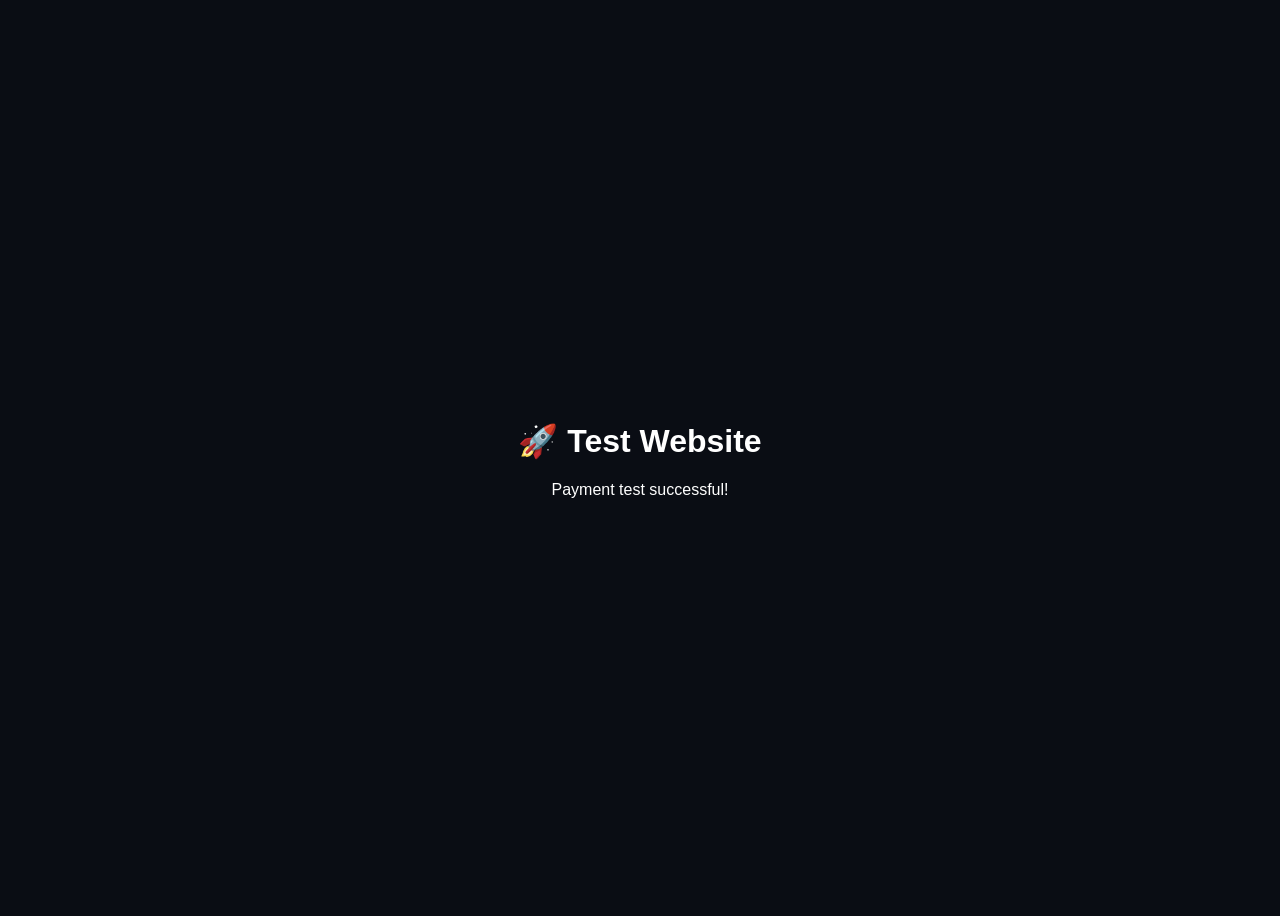
<file: published/test-site-9ca1/index.html>
<html><head><title>Test Site</title></head><body style="font-family:sans-serif;background:#0a0d14;color:#fff;display:flex;align-items:center;justify-content:center;min-height:100vh"><div style="text-align:center"><h1>🚀 Test Website</h1><p>Payment test successful!</p></div></body></html>
</file>
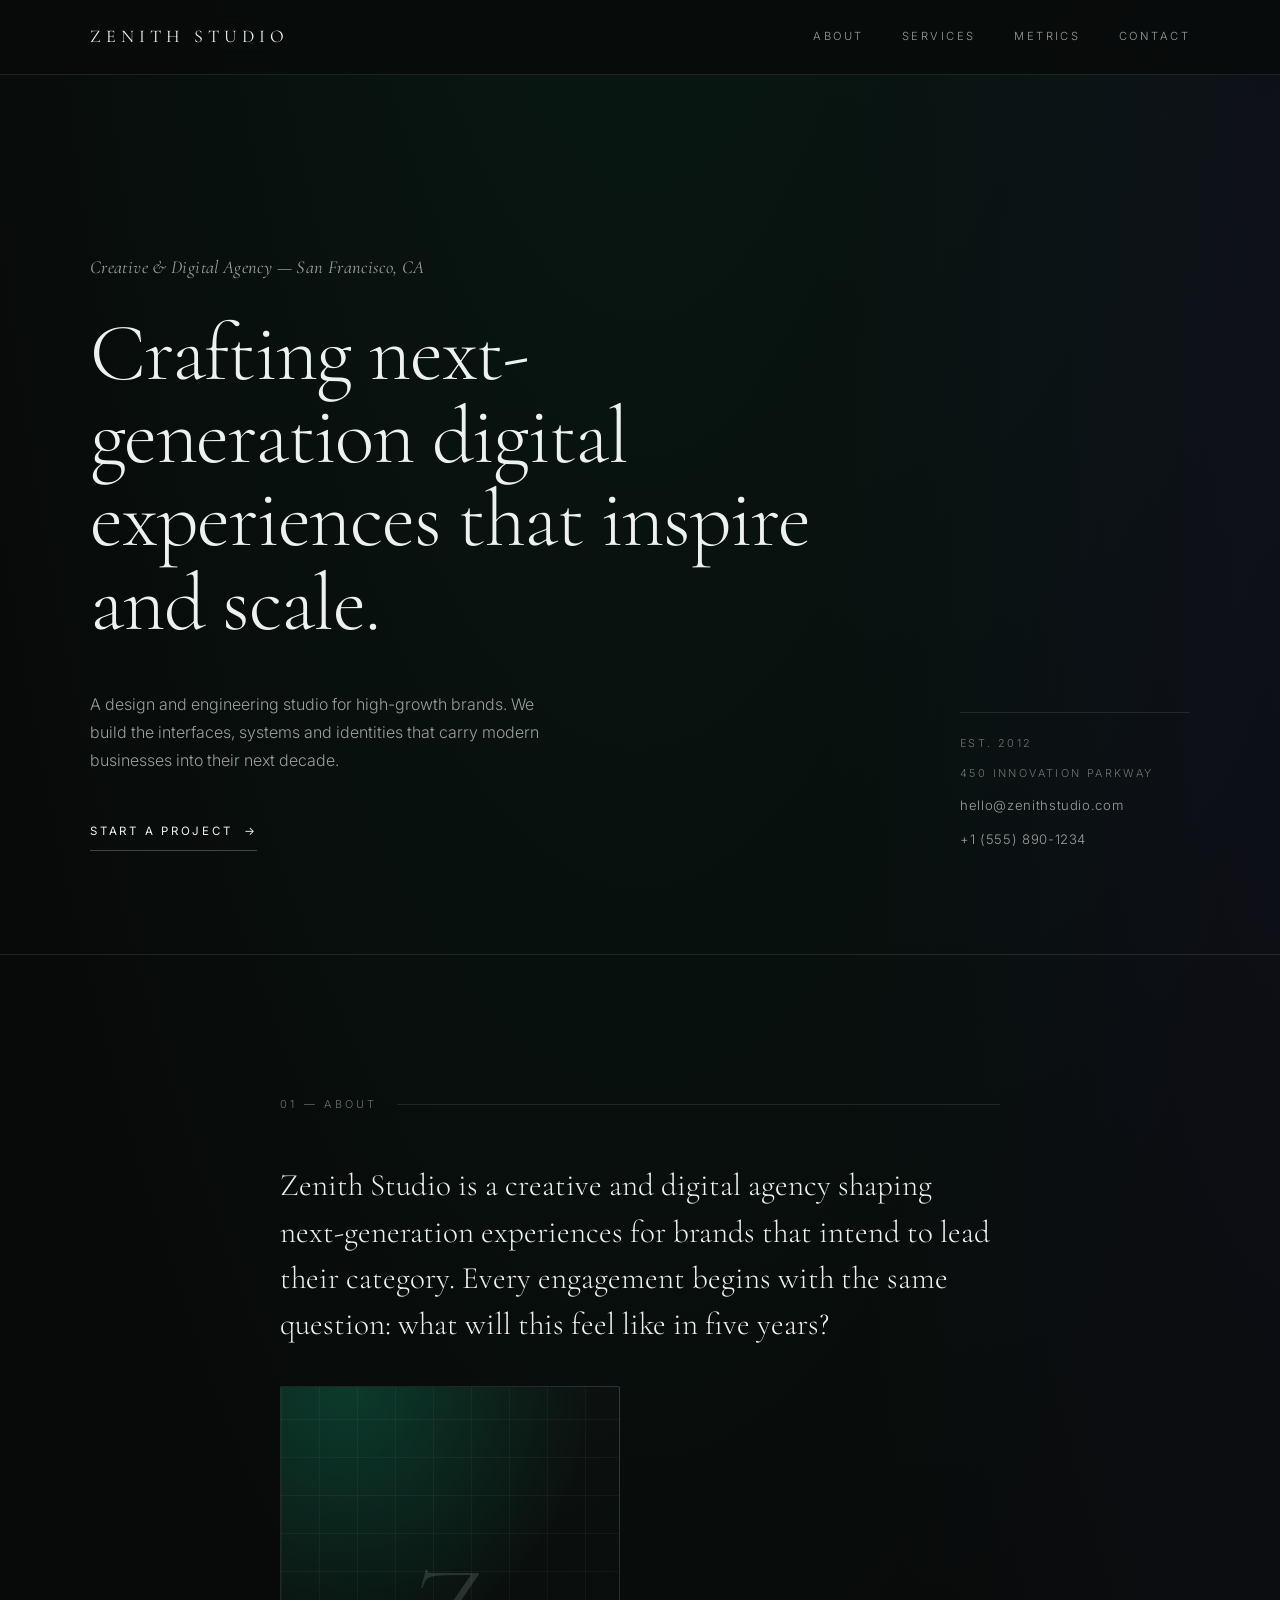
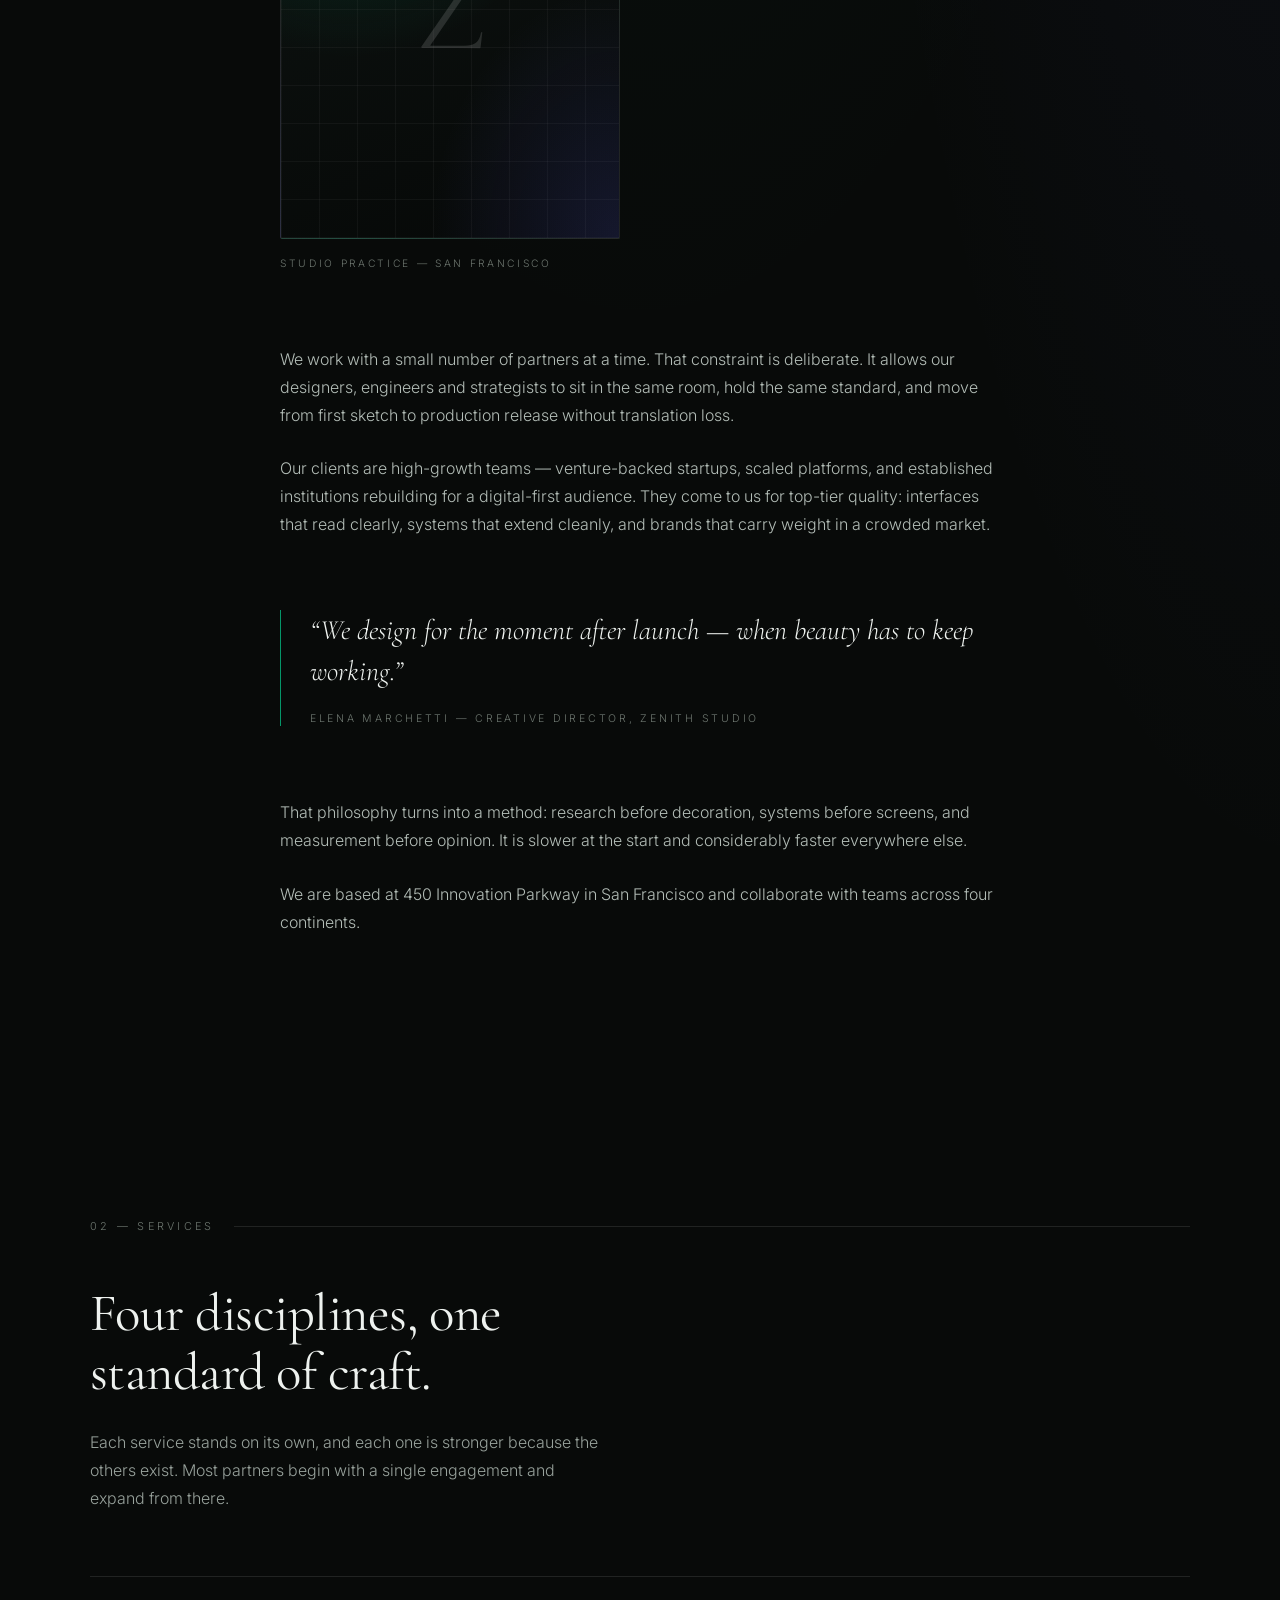
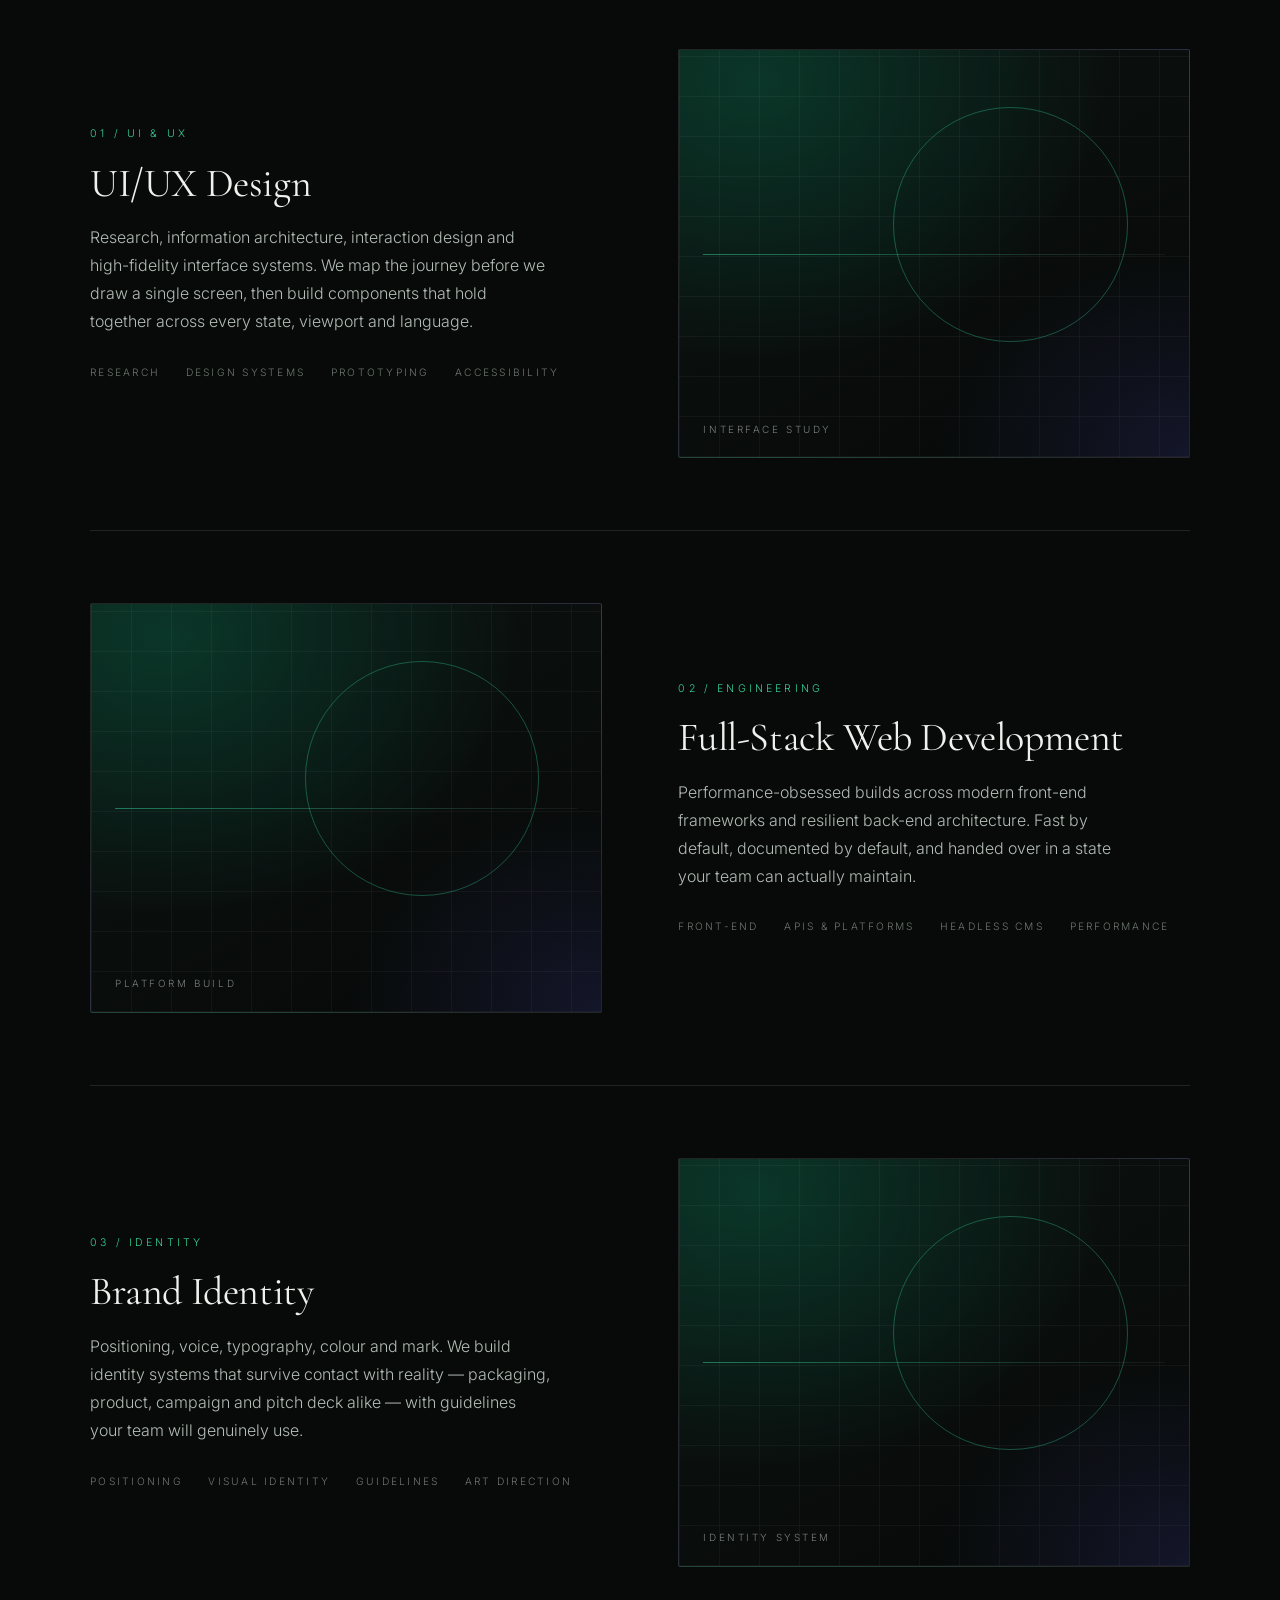
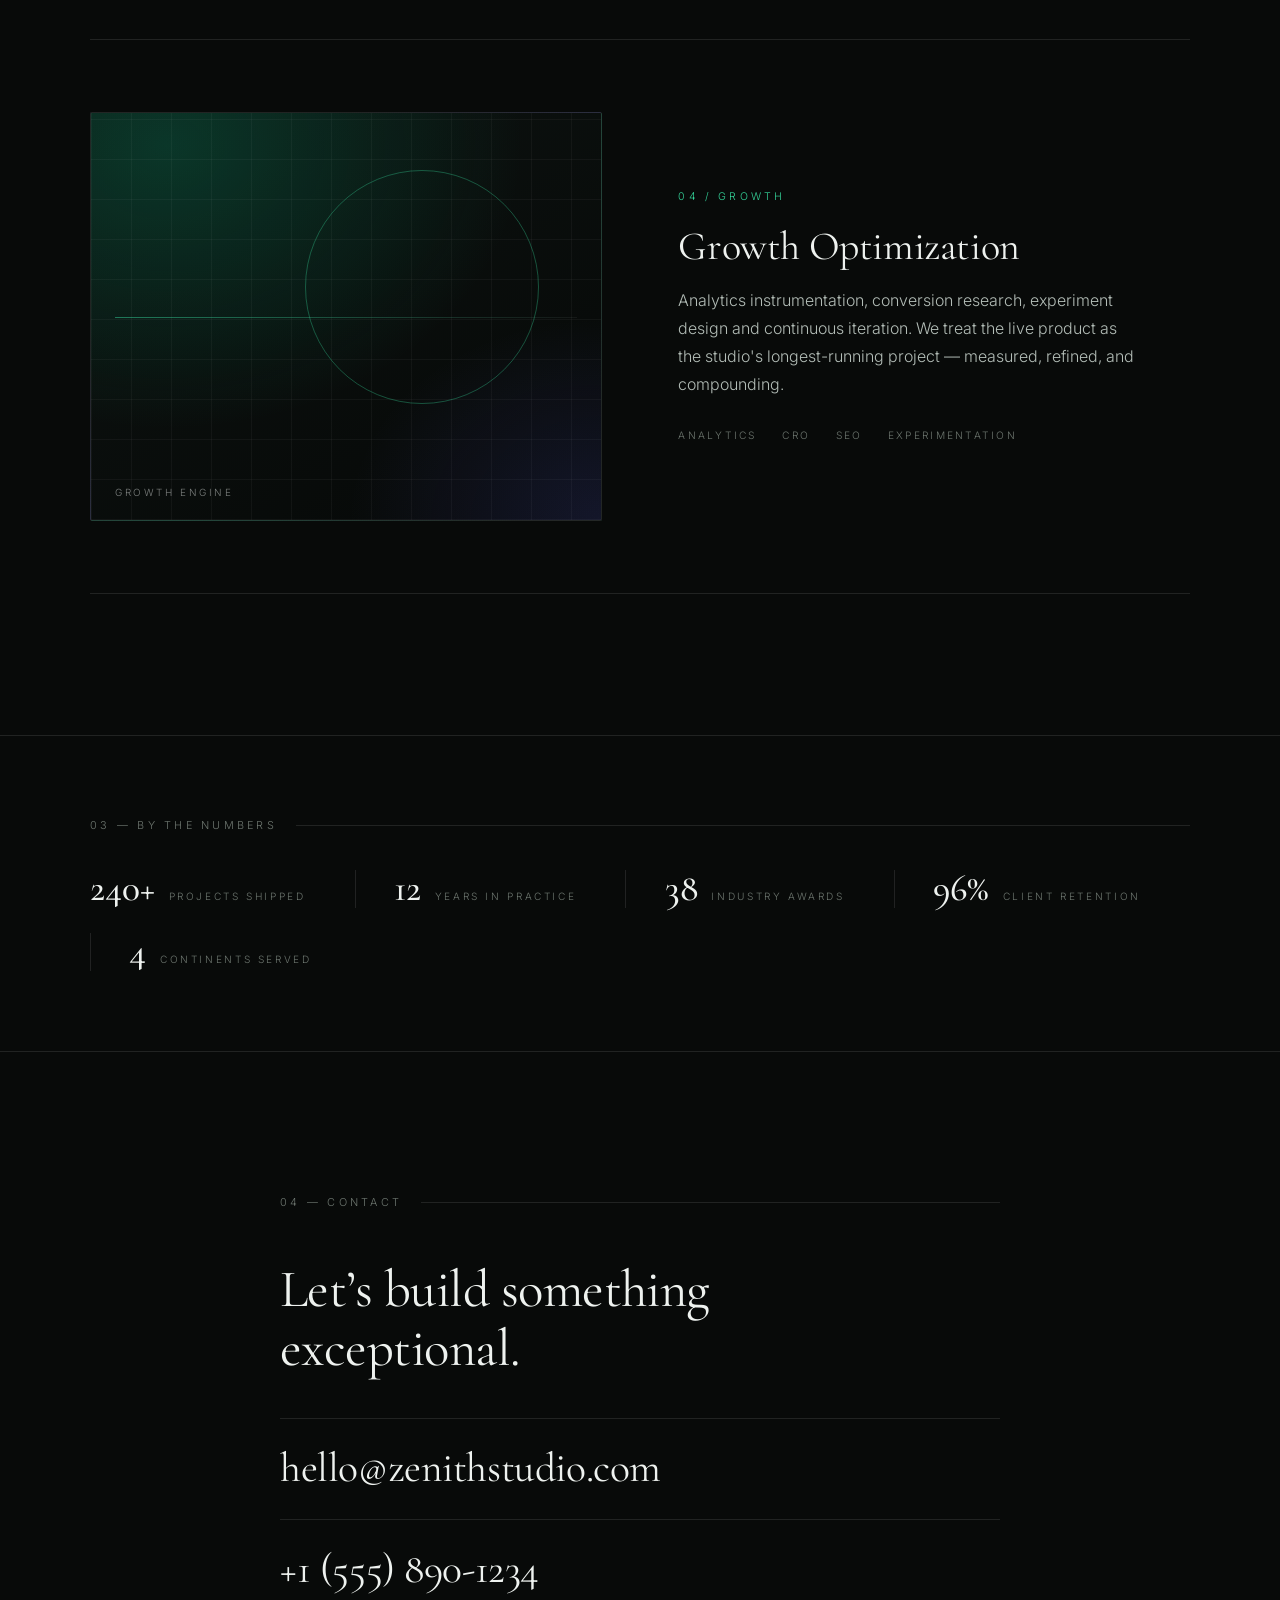
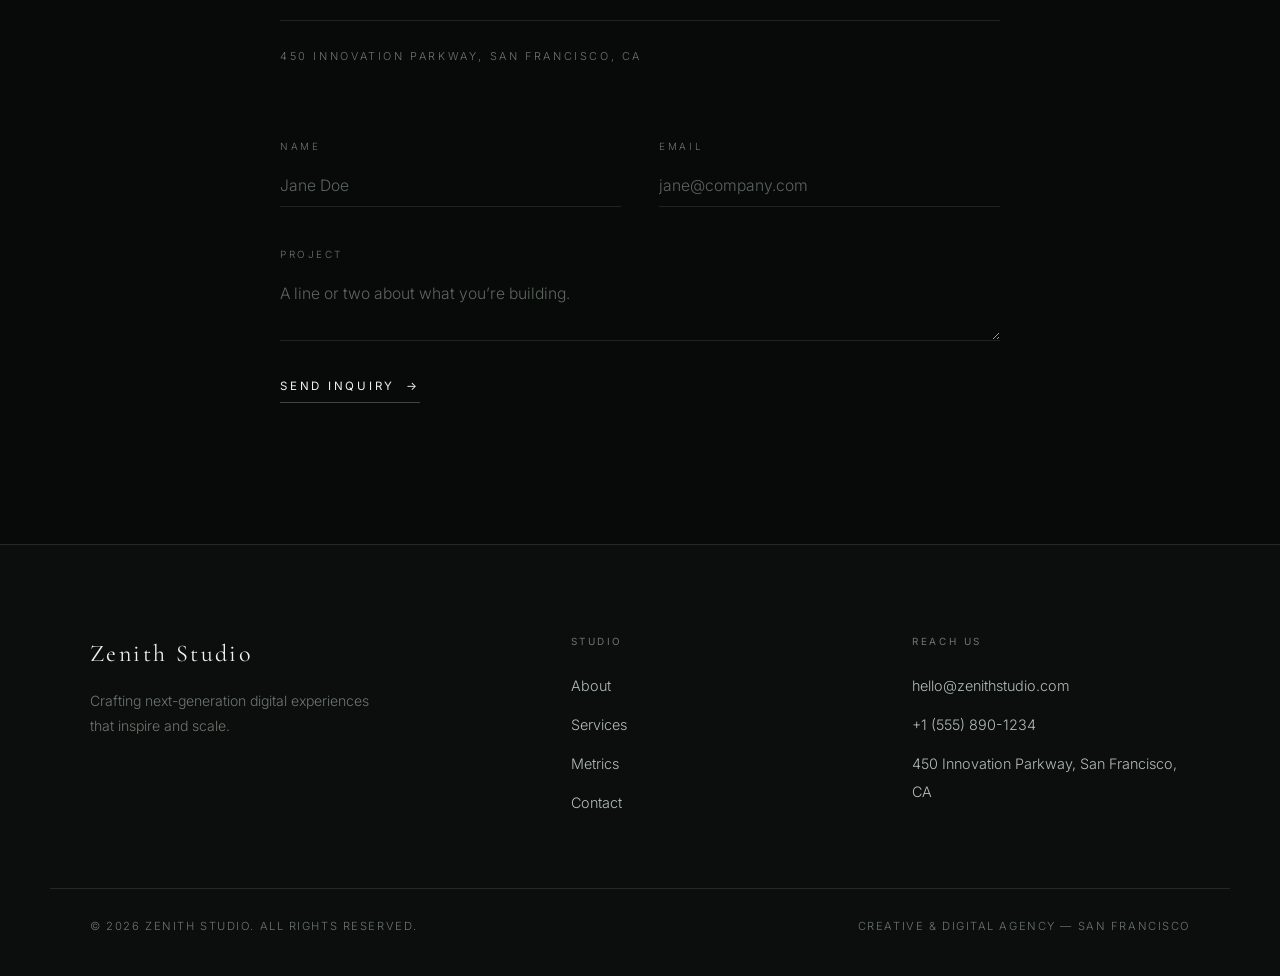
<file: published/zenith-studio-2/index.html>
<!DOCTYPE html>
<html lang="en">
<head>
<meta charset="UTF-8">
<meta name="viewport" content="width=device-width, initial-scale=1.0">
<title>Zenith Studio — Crafting Next-Generation Digital Experiences</title>
<link rel="preconnect" href="https://fonts.googleapis.com">
<link rel="preconnect" href="https://fonts.gstatic.com" crossorigin="">
<link href="https://fonts.googleapis.com/css2?family=Cormorant+Garamond:ital,wght@0,300;0,400;0,500;1,300;1,400&amp;family=Inter:wght@300;400;500&amp;display=swap" rel="stylesheet">
<style>
:root{
    --bg:#080a09;
    --bg-2:#0b0e0c;
    --ink:#eef2ef;
    --body:#b3bdb7;
    --muted:#98a29c;
    --faint:#6d766f;
    --line:rgba(255,255,255,.10);
    --line-2:rgba(255,255,255,.24);
    --accent:#059669;
    --accent-soft:#34d399;
    --serif:'Cormorant Garamond','Times New Roman',Times,serif;
    --sans:'Inter',system-ui,-apple-system,'Segoe UI',Helvetica,Arial,sans-serif;
    --narrow:800px;
    --wrap:1180px;
  }

  *,*::before,*::after{box-sizing:border-box}

  html{
    scroll-behavior:smooth;
    scroll-padding-top:88px;
    -webkit-text-size-adjust:100%;
  }

  body{
    margin:0;
    font-family:var(--sans);
    font-weight:300;
    font-size:1rem;
    line-height:1.75;
    color:var(--body);
    background-color:var(--bg);
    background-image:
      radial-gradient(85% 55% at 50% -12%, rgba(5,150,105,.13), transparent 70%),
      radial-gradient(55% 40% at 102% 6%, rgba(99,102,241,.07), transparent 70%);
    background-repeat:no-repeat;
    -webkit-font-smoothing:antialiased;
    -moz-osx-font-smoothing:grayscale;
  }

  img,svg{max-width:100%;display:block}
  a{color:inherit}
  ::selection{background:rgba(5,150,105,.35);color:#fff}

  .wrap{
    max-width:var(--wrap);
    margin:0 auto;
    padding:0 clamp(1.25rem,4vw,2.5rem);
  }

  .narrow{
    max-width:var(--narrow);
    margin:0 auto;
    padding:0 clamp(1.25rem,4vw,2.5rem);
  }

  /* ---------- Header ---------- */
  .site-header{
    position:sticky;
    top:0;
    z-index:60;
    background:rgba(8,10,9,.82);
    -webkit-backdrop-filter:blur(14px);
    backdrop-filter:blur(14px);
    border-bottom:1px solid var(--line);
  }

  .header-inner{
    display:flex;
    align-items:center;
    justify-content:space-between;
    gap:2rem;
    min-height:74px;
  }

  .brand{
    font-family:var(--serif);
    font-size:1.12rem;
    font-weight:400;
    letter-spacing:.28em;
    text-transform:uppercase;
    color:var(--ink);
    text-decoration:none;
    white-space:nowrap;
    transition:color .3s ease;
  }
  .brand:hover{color:var(--accent-soft)}

  .nav{
    display:flex;
    align-items:center;
    gap:2.4rem;
  }

  .nav a{
    font-size:.7rem;
    letter-spacing:.22em;
    text-transform:uppercase;
    color:var(--muted);
    text-decoration:none;
    padding:.4rem 0;
    border-bottom:1px solid transparent;
    transition:color .3s ease,border-color .3s ease;
  }
  .nav a:hover,.nav a:focus-visible{color:var(--ink);border-color:var(--line-2);outline:none}

  .nav-toggle{
    display:none;
    background:none;
    border:0;
    border-bottom:1px solid var(--line-2);
    padding:.35rem 0;
    color:var(--ink);
    font-family:var(--sans);
    font-size:.7rem;
    letter-spacing:.22em;
    text-transform:uppercase;
    cursor:pointer;
  }

  /* ---------- Typography helpers ---------- */
  .section{padding:clamp(5rem,11vw,9.5rem) 0}

  .section-label{
    font-size:.68rem;
    letter-spacing:.3em;
    text-transform:uppercase;
    color:var(--faint);
    margin:0 0 clamp(2rem,4vw,3rem);
    display:flex;
    align-items:center;
    gap:1.2rem;
  }
  .section-label::after{
    content:"";
    flex:1 1 auto;
    height:1px;
    background:var(--line);
  }

  .section-title{
    font-family:var(--serif);
    font-weight:400;
    font-size:clamp(2rem,4.4vw,3.3rem);
    line-height:1.12;
    letter-spacing:-.01em;
    color:var(--ink);
    margin:0 0 1.6rem;
    max-width:22ch;
  }

  .section-intro{
    max-width:52ch;
    margin:0;
    color:var(--muted);
  }

  /* ---------- Hero ---------- */
  .hero{
    padding:clamp(6rem,15vw,11rem) 0 clamp(3.5rem,8vw,6.5rem);
    border-bottom:1px solid var(--line);
  }

  .hero-grid{
    display:grid;
    grid-template-columns:minmax(0,1fr) 230px;
    gap:clamp(2.5rem,6vw,6rem);
    align-items:end;
  }

  .kicker{
    font-family:var(--serif);
    font-style:italic;
    font-weight:400;
    font-size:clamp(1rem,1.6vw,1.15rem);
    color:var(--muted);
    letter-spacing:.02em;
    margin:0 0 1.8rem;
  }

  .hero-title{
    font-family:var(--serif);
    font-weight:300;
    font-size:clamp(2.5rem,6.6vw,5.1rem);
    line-height:1.02;
    letter-spacing:-.015em;
    color:var(--ink);
    margin:0 0 clamp(2rem,4vw,2.8rem);
    max-width:19ch;
  }

  .hero-sub{
    max-width:48ch;
    margin:0 0 clamp(2rem,4vw,2.6rem);
    color:var(--muted);
  }

  .hero-meta{
    display:flex;
    flex-direction:column;
    gap:.7rem;
    padding-top:1.3rem;
    border-top:1px solid var(--line);
    font-size:.68rem;
    letter-spacing:.22em;
    text-transform:uppercase;
    color:var(--faint);
    text-align:left;
  }
  .hero-meta p{margin:0}
  .hero-meta a{
    text-transform:none;
    letter-spacing:.05em;
    font-size:.82rem;
    color:var(--muted);
    text-decoration:none;
    border-bottom:1px solid transparent;
    transition:color .3s ease,border-color .3s ease;
  }
  .hero-meta a:hover{color:var(--accent-soft);border-color:var(--accent-soft)}

  .link-cta{
    display:inline-block;
    font-family:var(--sans);
    font-size:.72rem;
    font-weight:400;
    letter-spacing:.24em;
    text-transform:uppercase;
    color:var(--ink);
    text-decoration:none;
    background:none;
    border:0;
    border-bottom:1px solid var(--line-2);
    padding:0 0 .55rem;
    cursor:pointer;
    transition:color .35s ease,border-color .35s ease;
  }
  .link-cta::after{content:"\2192";display:inline-block;margin-left:.7rem;transition:transform .35s ease}
  .link-cta:hover,.link-cta:focus-visible{color:var(--accent-soft);border-color:var(--accent-soft);outline:none}
  .link-cta:hover::after{transform:translateX(4px)}

  /* ---------- About ---------- */
  .about-lede{
    font-family:var(--serif);
    font-weight:300;
    font-size:clamp(1.4rem,2.7vw,1.95rem);
    line-height:1.48;
    color:var(--ink);
    margin:0 0 2.4rem;
  }

  .about-copy p{margin:0 0 1.6rem;color:var(--body)}
  .about-copy p:last-child{margin-bottom:0}

  .pullquote{
    margin:clamp(3rem,7vw,4.5rem) 0;
    padding-left:clamp(1.2rem,3vw,1.8rem);
    border-left:1px solid var(--accent);
    font-family:var(--serif);
    font-style:italic;
    font-weight:300;
    font-size:clamp(1.3rem,2.4vw,1.75rem);
    line-height:1.45;
    color:var(--ink);
  }
  .pullquote cite{
    display:block;
    margin-top:1.2rem;
    font-family:var(--sans);
    font-style:normal;
    font-size:.66rem;
    letter-spacing:.26em;
    text-transform:uppercase;
    color:var(--faint);
  }

  .portrait{margin:0 0 clamp(3rem,7vw,4.5rem);max-width:340px}
  .portrait-frame{
    position:relative;
    aspect-ratio:3/4;
    border:1px solid var(--line);
    border-radius:2px;
    overflow:hidden;
    background:
      radial-gradient(120% 100% at 20% 0%, rgba(5,150,105,.30), transparent 60%),
      radial-gradient(90% 90% at 100% 100%, rgba(99,102,241,.16), transparent 62%),
      linear-gradient(160deg,#0e1412,#060807);
  }
  .portrait-frame::before{
    content:"";
    position:absolute;
    inset:0;
    background-image:
      repeating-linear-gradient(0deg, rgba(255,255,255,.04) 0 1px, transparent 1px 38px),
      repeating-linear-gradient(90deg, rgba(255,255,255,.04) 0 1px, transparent 1px 38px);
  }
  .portrait-frame span{
    position:absolute;
    left:50%;
    top:50%;
    transform:translate(-50%,-52%);
    font-family:var(--serif);
    font-size:7.5rem;
    line-height:1;
    color:rgba(238,242,239,.14);
    font-weight:300;
  }
  .portrait figcaption{
    margin-top:1rem;
    font-size:.64rem;
    letter-spacing:.26em;
    text-transform:uppercase;
    color:var(--faint);
  }

  /* ---------- Services ---------- */
  .service-list{margin-top:clamp(2.5rem,6vw,4rem)}

  .service-row{
    display:grid;
    grid-template-columns:1fr 1fr;
    gap:clamp(2rem,6vw,5rem);
    align-items:center;
    padding:clamp(2.6rem,6vw,4.5rem) 0;
    border-top:1px solid var(--line);
  }
  .service-row:last-child{border-bottom:1px solid var(--line)}
  .service-row.reverse .service-media{order:-1}

  .service-index{
    display:block;
    font-size:.66rem;
    letter-spacing:.3em;
    text-transform:uppercase;
    color:var(--accent-soft);
    margin-bottom:1rem;
  }

  .service-title{
    font-family:var(--serif);
    font-weight:400;
    font-size:clamp(1.75rem,3.2vw,2.5rem);
    line-height:1.15;
    letter-spacing:-.01em;
    color:var(--ink);
    margin:0 0 1.1rem;
  }

  .service-copy{max-width:46ch;margin:0;color:var(--body)}

  .service-tags{
    list-style:none;
    display:flex;
    flex-wrap:wrap;
    gap:.6rem 1.6rem;
    padding:0;
    margin:1.8rem 0 0;
    font-size:.64rem;
    letter-spacing:.22em;
    text-transform:uppercase;
    color:var(--faint);
  }

  .service-media{
    position:relative;
    aspect-ratio:5/4;
    border:1px solid var(--line);
    border-radius:2px;
    overflow:hidden;
    background:
      radial-gradient(120% 120% at 15% 8%, rgba(5,150,105,.28), transparent 58%),
      radial-gradient(80% 80% at 100% 100%, rgba(99,102,241,.15), transparent 62%),
      linear-gradient(150deg,#0d1311,#060807);
  }
  .service-media::before{
    content:"";
    position:absolute;
    inset:0;
    background-image:
      repeating-linear-gradient(0deg, rgba(255,255,255,.04) 0 1px, transparent 1px 40px),
      repeating-linear-gradient(90deg, rgba(255,255,255,.04) 0 1px, transparent 1px 40px);
  }
  .service-media::after{
    content:attr(data-label);
    position:absolute;
    left:1.5rem;
    bottom:1.2rem;
    font-size:.62rem;
    letter-spacing:.26em;
    text-transform:uppercase;
    color:rgba(238,242,239,.5);
  }
  .media-ring{
    position:absolute;
    width:46%;
    aspect-ratio:1/1;
    border:1px solid rgba(52,211,153,.35);
    border-radius:50%;
    right:12%;
    top:14%;
  }
  .media-line{
    position:absolute;
    left:1.5rem;
    right:1.5rem;
    top:50%;
    height:1px;
    background:linear-gradient(90deg,rgba(52,211,153,.5),rgba(255,255,255,.05));
  }

  /* ---------- Metrics ---------- */
  .metrics{
    padding:clamp(3.25rem,7vw,5rem) 0;
    border-top:1px solid var(--line);
    border-bottom:1px solid var(--line);
  }
  .metrics .section-label{margin-bottom:clamp(1.6rem,3vw,2.2rem)}

  .ribbon{
    display:flex;
    flex-wrap:wrap;
    align-items:baseline;
    gap:1.6rem 0;
  }
  .ribbon-item{
    flex:1 1 auto;
    display:flex;
    align-items:baseline;
    gap:.85rem;
    padding:0 clamp(1.2rem,3vw,2.6rem);
    border-left:1px solid var(--line);
  }
  .ribbon-item:first-child{border-left:0;padding-left:0}
  .ribbon-item:last-child{padding-right:0}

  .num{
    font-family:var(--serif);
    font-weight:500;
    font-size:clamp(1.6rem,3vw,2.35rem);
    line-height:1;
    color:var(--ink);
  }
  .lab{
    font-size:.63rem;
    letter-spacing:.26em;
    text-transform:uppercase;
    color:var(--faint);
    font-variant-numeric:tabular-nums;
  }

  /* ---------- Contact ---------- */
  .contact-lines{
    margin:clamp(1.5rem,4vw,2.5rem) 0 0;
  }
  .big-link{
    display:block;
    font-family:var(--serif);
    font-weight:400;
    font-size:clamp(1.5rem,4.2vw,2.6rem);
    line-height:1.25;
    letter-spacing:-.01em;
    color:var(--ink);
    text-decoration:none;
    padding:clamp(.9rem,2.4vw,1.5rem) 0;
    border-bottom:1px solid var(--line);
    transition:color .35s ease,border-color .35s ease;
  }
  .big-link:first-child{border-top:1px solid var(--line)}
  .big-link:hover,.big-link:focus-visible{color:var(--accent-soft);border-color:var(--accent-soft);outline:none}

  .contact-address{
    margin:1.6rem 0 0;
    font-size:.68rem;
    letter-spacing:.24em;
    text-transform:uppercase;
    color:var(--faint);
  }

  .mini-form{
    margin-top:clamp(3rem,7vw,4.5rem);
    display:grid;
    grid-template-columns:1fr 1fr;
    gap:clamp(1.6rem,4vw,2.4rem);
    align-items:end;
  }
  .field{display:flex;flex-direction:column;gap:.55rem;min-width:0}
  .field.full{grid-column:1/-1}

  .mini-form label{
    font-size:.62rem;
    letter-spacing:.26em;
    text-transform:uppercase;
    color:var(--faint);
  }

  .mini-form input,
  .mini-form textarea{
    width:100%;
    background:transparent;
    border:0;
    border-bottom:1px solid var(--line);
    border-radius:0;
    color:var(--ink);
    font-family:var(--sans);
    font-weight:300;
    font-size:.98rem;
    line-height:1.6;
    padding:.55rem 0;
    outline:none;
    transition:border-color .3s ease;
  }
  .mini-form textarea{resize:vertical;min-height:3rem}
  .mini-form input::placeholder,
  .mini-form textarea::placeholder{color:#5c655f}
  .mini-form input:focus,
  .mini-form textarea:focus{border-color:var(--accent-soft)}

  .form-actions{
    grid-column:1/-1;
    display:flex;
    flex-wrap:wrap;
    align-items:center;
    gap:1.2rem 2rem;
  }

  .form-note{
    margin:0;
    font-size:.75rem;
    letter-spacing:.06em;
    color:var(--accent-soft);
  }
  .form-note.err{color:#f0a6a6}

  /* ---------- Footer ---------- */
  .site-footer{
    background:var(--bg-2);
    border-top:1px solid var(--line);
    padding:clamp(3.5rem,8vw,5.5rem) 0 2.5rem;
  }

  .footer-inner{
    display:grid;
    grid-template-columns:1.5fr 1fr 1fr;
    gap:clamp(2.5rem,6vw,4rem);
  }

  .footer-brand{
    font-family:var(--serif);
    font-size:1.5rem;
    font-weight:400;
    letter-spacing:.1em;
    color:var(--ink);
    margin:0 0 .9rem;
  }
  .footer-mission{
    margin:0;
    max-width:34ch;
    font-size:.88rem;
    color:var(--faint);
  }

  .footer-col h4{
    margin:0 0 1.3rem;
    font-family:var(--sans);
    font-weight:400;
    font-size:.62rem;
    letter-spacing:.26em;
    text-transform:uppercase;
    color:var(--faint);
  }
  .footer-col ul{list-style:none;margin:0;padding:0;display:flex;flex-direction:column;gap:.7rem}
  .footer-col a{
    font-size:.9rem;
    color:var(--body);
    text-decoration:none;
    border-bottom:1px solid transparent;
    transition:color .3s ease,border-color .3s ease;
  }
  .footer-col a:hover{color:var(--accent-soft);border-color:var(--accent-soft)}

  .footer-bottom{
    display:flex;
    flex-wrap:wrap;
    justify-content:space-between;
    gap:.8rem 2rem;
    margin-top:clamp(3rem,6vw,4.5rem);
    padding-top:1.7rem;
    border-top:1px solid var(--line);
    font-size:.7rem;
    letter-spacing:.14em;
    text-transform:uppercase;
    color:var(--faint);
  }
  .footer-bottom p{margin:0}

  /* ---------- Reveal ---------- */
  .reveal{
    opacity:0;
    transform:translateY(18px);
    transition:opacity .9s cubic-bezier(.22,.61,.36,1),transform .9s cubic-bezier(.22,.61,.36,1);
  }
  .reveal.in{opacity:1;transform:none}

  /* ---------- Responsive ---------- */
  @media (max-width:980px){
    .hero-grid{grid-template-columns:1fr;align-items:start}
    .hero-meta{max-width:320px}
    .footer-inner{grid-template-columns:1fr 1fr}
  }

  @media (max-width:860px){
    .nav-toggle{display:inline-block}
    .nav{
      position:fixed;
      left:0;
      right:0;
      top:74px;
      flex-direction:column;
      align-items:flex-start;
      gap:1.4rem;
      padding:2rem clamp(1.25rem,4vw,2.5rem) 2.6rem;
      background:rgba(8,10,9,.98);
      border-bottom:1px solid var(--line);
      opacity:0;
      transform:translateY(-10px);
      pointer-events:none;
      transition:opacity .35s ease,transform .35s ease;
    }
    .nav.open{opacity:1;transform:none;pointer-events:auto}
    .nav a{font-size:.78rem}

    .service-row,
    .service-row.reverse{grid-template-columns:1fr;gap:2.2rem}
    .service-row.reverse .service-media{order:0}

    .ribbon{flex-direction:column;gap:1.4rem}
    .ribbon-item{border-left:0;padding:0;flex-direction:column;align-items:flex-start;gap:.35rem}

    .mini-form{grid-template-columns:1fr}
    .footer-inner{grid-template-columns:1fr}
    .portrait{max-width:100%}
  }

  @media (prefers-reduced-motion:reduce){
    html{scroll-behavior:auto}
    .reveal{opacity:1;transform:none;transition:none}
    .link-cta::after{transition:none}
  }

/* Studio Overrides */
* { box-sizing: border-box; } body {margin: 0;}

/* Mobile Overrides */
@media (max-width: 767px) {
  [data-mobile-id][data-mobile-padding] { padding: var(--mb-p, inherit); }
  [data-mobile-bg] { background: attr(data-mobile-bg type(<color>), inherit); }
  [data-mobile-color] { color: attr(data-mobile-color type(<color>), inherit); }
  [data-mobile-font-size] { font-size: attr(data-mobile-font-size type(<length>), inherit); }
  [data-mobile-text-align] { text-align: attr(data-mobile-text-align type(<custom-ident>), inherit); }
  [data-mobile-display] { display: attr(data-mobile-display type(<custom-ident>), inherit); }
  [data-mobile-width] { width: attr(data-mobile-width type(<length>), auto); }
  [data-mobile-height] { height: attr(data-mobile-height type(<length>), auto); }
  [data-mobile-min-height] { min-height: attr(data-mobile-min-height type(<length>), auto); }
  [data-mobile-max-width] { max-width: attr(data-mobile-max-width type(<length>), none); }
  [data-mobile-margin] { margin: attr(data-mobile-margin type(<length>), inherit); }
  [data-mobile-border-radius] { border-radius: attr(data-mobile-border-radius type(<length>), inherit); }
  [data-mobile-hide="true"] { display: none !important; }
}

/* Studio Overrides */
* { box-sizing: border-box; } body {margin: 0;}

/* Mobile Overrides */
@media (max-width: 767px) {
  [data-mobile-id][data-mobile-padding] { padding: var(--mb-p, inherit); }
  [data-mobile-bg] { background: attr(data-mobile-bg type(<color>), inherit); }
  [data-mobile-color] { color: attr(data-mobile-color type(<color>), inherit); }
  [data-mobile-font-size] { font-size: attr(data-mobile-font-size type(<length>), inherit); }
  [data-mobile-text-align] { text-align: attr(data-mobile-text-align type(<custom-ident>), inherit); }
  [data-mobile-display] { display: attr(data-mobile-display type(<custom-ident>), inherit); }
  [data-mobile-width] { width: attr(data-mobile-width type(<length>), auto); }
  [data-mobile-height] { height: attr(data-mobile-height type(<length>), auto); }
  [data-mobile-min-height] { min-height: attr(data-mobile-min-height type(<length>), auto); }
  [data-mobile-max-width] { max-width: attr(data-mobile-max-width type(<length>), none); }
  [data-mobile-margin] { margin: attr(data-mobile-margin type(<length>), inherit); }
  [data-mobile-border-radius] { border-radius: attr(data-mobile-border-radius type(<length>), inherit); }
  [data-mobile-hide="true"] { display: none !important; }
}

/* Studio Overrides */
* { box-sizing: border-box; } body {margin: 0;}

/* Mobile Overrides */
@media (max-width: 767px) {
  [data-mobile-id][data-mobile-padding] { padding: var(--mb-p, inherit); }
  [data-mobile-bg] { background: attr(data-mobile-bg type(<color>), inherit); }
  [data-mobile-color] { color: attr(data-mobile-color type(<color>), inherit); }
  [data-mobile-font-size] { font-size: attr(data-mobile-font-size type(<length>), inherit); }
  [data-mobile-text-align] { text-align: attr(data-mobile-text-align type(<custom-ident>), inherit); }
  [data-mobile-display] { display: attr(data-mobile-display type(<custom-ident>), inherit); }
  [data-mobile-width] { width: attr(data-mobile-width type(<length>), auto); }
  [data-mobile-height] { height: attr(data-mobile-height type(<length>), auto); }
  [data-mobile-min-height] { min-height: attr(data-mobile-min-height type(<length>), auto); }
  [data-mobile-max-width] { max-width: attr(data-mobile-max-width type(<length>), none); }
  [data-mobile-margin] { margin: attr(data-mobile-margin type(<length>), inherit); }
  [data-mobile-border-radius] { border-radius: attr(data-mobile-border-radius type(<length>), inherit); }
  [data-mobile-hide="true"] { display: none !important; }
}
</style>
</head>
<body>
<body><header id="section-1" data-section-name="Section 1" class="site-header"><div class="wrap header-inner"><a href="#top" class="brand">Zenith Studio</a><nav id="nav" aria-label="Primary" class="nav"><a href="#about">About</a><a href="#services">Services</a><a href="#metrics">Metrics</a><a href="#contact">Contact</a></nav><button id="navToggle" type="button" aria-expanded="false" aria-controls="nav" class="nav-toggle">Menu</button></div></header><main id="top"><!-- ============ HERO ============ --><section id="crafting-next-generation-digital-experie" data-section-name="Crafting next-generation digital experie" class="hero"><div class="wrap hero-grid"><div class="hero-main"><p class="kicker">Creative &amp; Digital Agency — San Francisco, CA</p><h1 class="hero-title">Crafting next-generation digital experiences that inspire and scale.</h1><p class="hero-sub">A design and engineering studio for high-growth brands. We build the interfaces, systems and identities that carry modern businesses into their next decade.</p><a href="#contact" class="link-cta">Start a project</a></div><aside class="hero-meta"><p>Est. 2012</p><p>450 Innovation Parkway</p><p><a href="mailto:hello@zenithstudio.com">hello@zenithstudio.com</a></p><p><a href="tel:+15558901234">+1 (555) 890-1234</a></p></aside></div></section><!-- ============ ABOUT ============ --><section id="about" class="section"><div class="narrow"><p class="section-label reveal">01 — About</p><p class="about-lede reveal">Zenith Studio is a creative and digital agency shaping next-generation experiences for brands that intend to lead their category. Every engagement begins with the same question: what will this feel like in five years?</p><figure class="portrait reveal"><div aria-hidden="true" class="portrait-frame"><span>Z</span></div><figcaption>Studio practice — San Francisco</figcaption></figure><div class="about-copy reveal"><p>We work with a small number of partners at a time. That constraint is deliberate. It allows our designers, engineers and strategists to sit in the same room, hold the same standard, and move from first sketch to production release without translation loss.</p><p>Our clients are high-growth teams — venture-backed startups, scaled platforms, and established institutions rebuilding for a digital-first audience. They come to us for top-tier quality: interfaces that read clearly, systems that extend cleanly, and brands that carry weight in a crowded market.</p></div><blockquote class="pullquote reveal">
        “We design for the moment after launch — when beauty has to keep working.”
        <cite>Elena Marchetti — Creative Director, Zenith Studio</cite></blockquote><div class="about-copy reveal"><p>That philosophy turns into a method: research before decoration, systems before screens, and measurement before opinion. It is slower at the start and considerably faster everywhere else.</p><p>We are based at 450 Innovation Parkway in San Francisco and collaborate with teams across four continents.</p></div></div></section><!-- ============ SERVICES ============ --><section id="services" class="section"><div class="wrap"><p class="section-label reveal">02 — Services</p><h2 class="section-title reveal">Four disciplines, one standard of craft.</h2><p class="section-intro reveal">Each service stands on its own, and each one is stronger because the others exist. Most partners begin with a single engagement and expand from there.</p><div class="service-list"><article class="service-row reveal"><div class="service-text"><span class="service-index">01 / UI &amp; UX</span><h3 class="service-title">UI/UX Design</h3><p class="service-copy">Research, information architecture, interaction design and high-fidelity interface systems. We map the journey before we draw a single screen, then build components that hold together across every state, viewport and language.</p><ul class="service-tags"><li>Research</li><li>Design Systems</li><li>Prototyping</li><li>Accessibility</li></ul></div><div data-label="Interface Study" aria-hidden="true" class="service-media"><span class="media-ring"></span><span class="media-line"></span></div></article><article class="service-row reverse reveal"><div class="service-text"><span class="service-index">02 / Engineering</span><h3 class="service-title">Full-Stack Web Development</h3><p class="service-copy">Performance-obsessed builds across modern front-end frameworks and resilient back-end architecture. Fast by default, documented by default, and handed over in a state your team can actually maintain.</p><ul class="service-tags"><li>Front-End</li><li>APIs &amp; Platforms</li><li>Headless CMS</li><li>Performance</li></ul></div><div data-label="Platform Build" aria-hidden="true" class="service-media"><span class="media-ring"></span><span class="media-line"></span></div></article><article class="service-row reveal"><div class="service-text"><span class="service-index">03 / Identity</span><h3 class="service-title">Brand Identity</h3><p class="service-copy">Positioning, voice, typography, colour and mark. We build identity systems that survive contact with reality — packaging, product, campaign and pitch deck alike — with guidelines your team will genuinely use.</p><ul class="service-tags"><li>Positioning</li><li>Visual Identity</li><li>Guidelines</li><li>Art Direction</li></ul></div><div data-label="Identity System" aria-hidden="true" class="service-media"><span class="media-ring"></span><span class="media-line"></span></div></article><article class="service-row reverse reveal"><div class="service-text"><span class="service-index">04 / Growth</span><h3 class="service-title">Growth Optimization</h3><p class="service-copy">Analytics instrumentation, conversion research, experiment design and continuous iteration. We treat the live product as the studio's longest-running project — measured, refined, and compounding.</p><ul class="service-tags"><li>Analytics</li><li>CRO</li><li>SEO</li><li>Experimentation</li></ul></div><div data-label="Growth Engine" aria-hidden="true" class="service-media"><span class="media-ring"></span><span class="media-line"></span></div></article></div></div></section><!-- ============ METRICS ============ --><section id="metrics" class="metrics"><div class="wrap"><p class="section-label reveal">03 — By the numbers</p><div class="ribbon reveal"><div class="ribbon-item"><span class="num">240+</span><span class="lab">Projects Shipped</span></div><div class="ribbon-item"><span class="num">12</span><span class="lab">Years in Practice</span></div><div class="ribbon-item"><span class="num">38</span><span class="lab">Industry Awards</span></div><div class="ribbon-item"><span class="num">96%</span><span class="lab">Client Retention</span></div><div class="ribbon-item"><span class="num">4</span><span class="lab">Continents Served</span></div></div></div></section><!-- ============ CONTACT ============ --><section id="contact" class="section"><div class="narrow"><p class="section-label reveal">04 — Contact</p><h2 class="section-title reveal">Let’s build something exceptional.</h2><div class="contact-lines reveal"><a href="mailto:hello@zenithstudio.com" class="big-link">hello@zenithstudio.com</a><a href="tel:+15558901234" class="big-link">+1 (555) 890-1234</a></div><p class="contact-address reveal">450 Innovation Parkway, San Francisco, CA</p><form id="contactForm" novalidate="" class="mini-form reveal"><div class="field"><label for="name">Name</label><input id="name" name="name" type="text" autocomplete="name" placeholder="Jane Doe"/></div><div class="field"><label for="email">Email</label><input id="email" name="email" type="email" autocomplete="email" placeholder="jane@company.com"/></div><div class="field full"><label for="message">Project</label><textarea id="message" name="message" rows="2" placeholder="A line or two about what you’re building."></textarea></div><div class="form-actions"><button type="submit" class="link-cta">Send inquiry</button><p id="formNote" role="status" aria-live="polite" class="form-note"></p></div></form></div></section></main><!-- ============ FOOTER ============ --><footer id="studio" data-section-name="STUDIO" class="site-footer"><div class="wrap footer-inner"><div class="footer-col"><p class="footer-brand">Zenith Studio</p><p class="footer-mission">Crafting next-generation digital experiences that inspire and scale.</p></div><div class="footer-col"><h4>Studio</h4><ul><li><a href="#about">About</a></li><li><a href="#services">Services</a></li><li><a href="#metrics">Metrics</a></li><li><a href="#contact">Contact</a></li></ul></div><div class="footer-col"><h4>Reach us</h4><ul><li><a href="mailto:hello@zenithstudio.com">hello@zenithstudio.com</a></li><li><a href="tel:+15558901234">+1 (555) 890-1234</a></li><li><a href="#top">450 Innovation Parkway, San Francisco, CA</a></li></ul></div></div><div class="wrap footer-bottom"><p>© <span id="year">2024</span> Zenith Studio. All rights reserved.</p><p>Creative &amp; Digital Agency — San Francisco</p></div></footer></body>

<script>
  (function () {
    'use strict';

    /* Year */
    var yearEl = document.getElementById('year');
    if (yearEl) { yearEl.textContent = new Date().getFullYear(); }

    /* Mobile navigation */
    var toggle = document.getElementById('navToggle');
    var nav = document.getElementById('nav');

    function closeNav() {
      if (!nav || !toggle) { return; }
      nav.classList.remove('open');
      toggle.setAttribute('aria-expanded', 'false');
      toggle.textContent = 'Menu';
    }

    if (toggle && nav) {
      toggle.addEventListener('click', function () {
        var isOpen = nav.classList.toggle('open');
        toggle.setAttribute('aria-expanded', isOpen ? 'true' : 'false');
        toggle.textContent = isOpen ? 'Close' : 'Menu';
      });

      nav.querySelectorAll('a').forEach(function (link) {
        link.addEventListener('click', closeNav);
      });

      document.addEventListener('keydown', function (e) {
        if (e.key === 'Escape') { closeNav(); }
      });
    }

    /* Scroll reveal */
    var revealEls = document.querySelectorAll('.reveal');
    var reduceMotion = window.matchMedia && window.matchMedia('(prefers-reduced-motion: reduce)').matches;

    if (!reduceMotion && 'IntersectionObserver' in window) {
      var observer = new IntersectionObserver(function (entries) {
        entries.forEach(function (entry) {
          if (entry.isIntersecting) {
            entry.target.classList.add('in');
            observer.unobserve(entry.target);
          }
        });
      }, { threshold: 0.12, rootMargin: '0px 0px -60px 0px' });

      revealEls.forEach(function (el, i) {
        el.style.transitionDelay = ((i % 4) * 70) + 'ms';
        observer.observe(el);
      });
    } else {
      revealEls.forEach(function (el) { el.classList.add('in'); });
    }

    /* Contact form */
    var form = document.getElementById('contactForm');
    var note = document.getElementById('formNote');

    if (form && note) {
      form.addEventListener('submit', function (e) {
        e.preventDefault();

        var fields = form.elements;
        var name = fields['name'] ? fields['name'].value.trim() : '';
        var email = fields['email'] ? fields['email'].value.trim() : '';
        var validEmail = /^[^\s@]+@[^\s@]+\.[^\s@]+$/.test(email);

        note.classList.remove('err');

        if (!name || !validEmail) {
          note.classList.add('err');
          note.textContent = 'Please add your name and a valid email address.';
          return;
        }

        note.textContent = 'Thank you, ' + name + '. We will reply within one business day.';
        form.reset();
      });
    }
  })();
</script>
<script id="wc-animation-runtime">
(function(){
  var KEYFRAMES = {
    fadeIn:[{opacity:0},{opacity:1}],
    slideUp:[{opacity:0,transform:'translateY(50px)'},{opacity:1,transform:'translateY(0)'}],
    slideDown:[{opacity:0,transform:'translateY(-50px)'},{opacity:1,transform:'translateY(0)'}],
    slideLeft:[{opacity:0,transform:'translateX(50px)'},{opacity:1,transform:'translateX(0)'}],
    slideRight:[{opacity:0,transform:'translateX(-50px)'},{opacity:1,transform:'translateX(0)'}],
    zoomIn:[{opacity:0,transform:'scale(0.7)'},{opacity:1,transform:'scale(1)'}],
    zoomOut:[{opacity:0,transform:'scale(1.3)'},{opacity:1,transform:'scale(1)'}],
    bounce:[{transform:'translateY(0)'},{transform:'translateY(-30px)'},{transform:'translateY(0)'},{transform:'translateY(-15px)'},{transform:'translateY(0)'}],
    rotate:[{opacity:0,transform:'rotate(-180deg) scale(0.7)'},{opacity:1,transform:'rotate(0deg) scale(1)'}],
    flip:[{opacity:0,transform:'perspective(400px) rotateY(90deg)'},{opacity:1,transform:'perspective(400px) rotateY(0deg)'}],
    pulse:[{transform:'scale(1)'},{transform:'scale(1.08)'},{transform:'scale(1)'}],
    shake:[{transform:'translateX(0)'},{transform:'translateX(-8px)'},{transform:'translateX(8px)'},{transform:'translateX(-6px)'},{transform:'translateX(6px)'},{transform:'translateX(0)'}],
    blur:[{opacity:0,filter:'blur(12px)'},{opacity:1,filter:'blur(0)'}],
    lightSpeed:[{opacity:0,transform:'translateX(80px) skewX(-25deg)'},{opacity:1,transform:'translateX(0) skewX(0)'}]
  };
  function preApply(el, kf){ if(!kf||!kf[0]) return; var f=kf[0]; if('opacity' in f) el.style.opacity=f.opacity; if('transform' in f) el.style.transform=f.transform; if('filter' in f) el.style.filter=f.filter; }
  function play(el){
    var type=el.getAttribute('data-anim'), kf=KEYFRAMES[type]; if(!kf) return;
    var dur=parseInt(el.getAttribute('data-anim-duration'))||700, delay=parseInt(el.getAttribute('data-anim-delay'))||0;
    var easing=el.getAttribute('data-anim-easing')||'cubic-bezier(0.22,1,0.36,1)';
    var rep=el.getAttribute('data-anim-repeat')||'1', iter=rep==='infinite'?Infinity:(parseInt(rep)||1);
    try { if(el._wcAnim&&el._wcAnim.cancel) el._wcAnim.cancel(); el._wcAnim=el.animate(kf,{duration:dur,delay:delay,easing:easing,fill:'both',iterations:iter}); } catch(e){}
  }
  function init(){
    var els=document.querySelectorAll('[data-anim]'); if(!els.length) return;
    var io=('IntersectionObserver' in window) ? new IntersectionObserver(function(entries){ entries.forEach(function(e){ if(e.isIntersecting){ play(e.target); io.unobserve(e.target); } }); },{threshold:0.15}) : null;
    Array.prototype.forEach.call(els,function(el){
      var trig=el.getAttribute('data-anim-trigger')||'scroll', kf=KEYFRAMES[el.getAttribute('data-anim')];
      if(trig==='scroll'||trig==='load') preApply(el,kf);
      if(trig==='scroll'){ if(io) io.observe(el); else play(el); }
      else if(trig==='load'){ requestAnimationFrame(function(){ play(el); }); }
      else if(trig==='hover'){ el.addEventListener('mouseenter',function(){ play(el); }); }
      else if(trig==='click'){ el.addEventListener('click',function(ev){ ev.preventDefault(); play(el); }); }
    });
  }
  if(document.readyState==='loading') document.addEventListener('DOMContentLoaded', init); else init();
})();
</script>
</body>
</html>
</file>
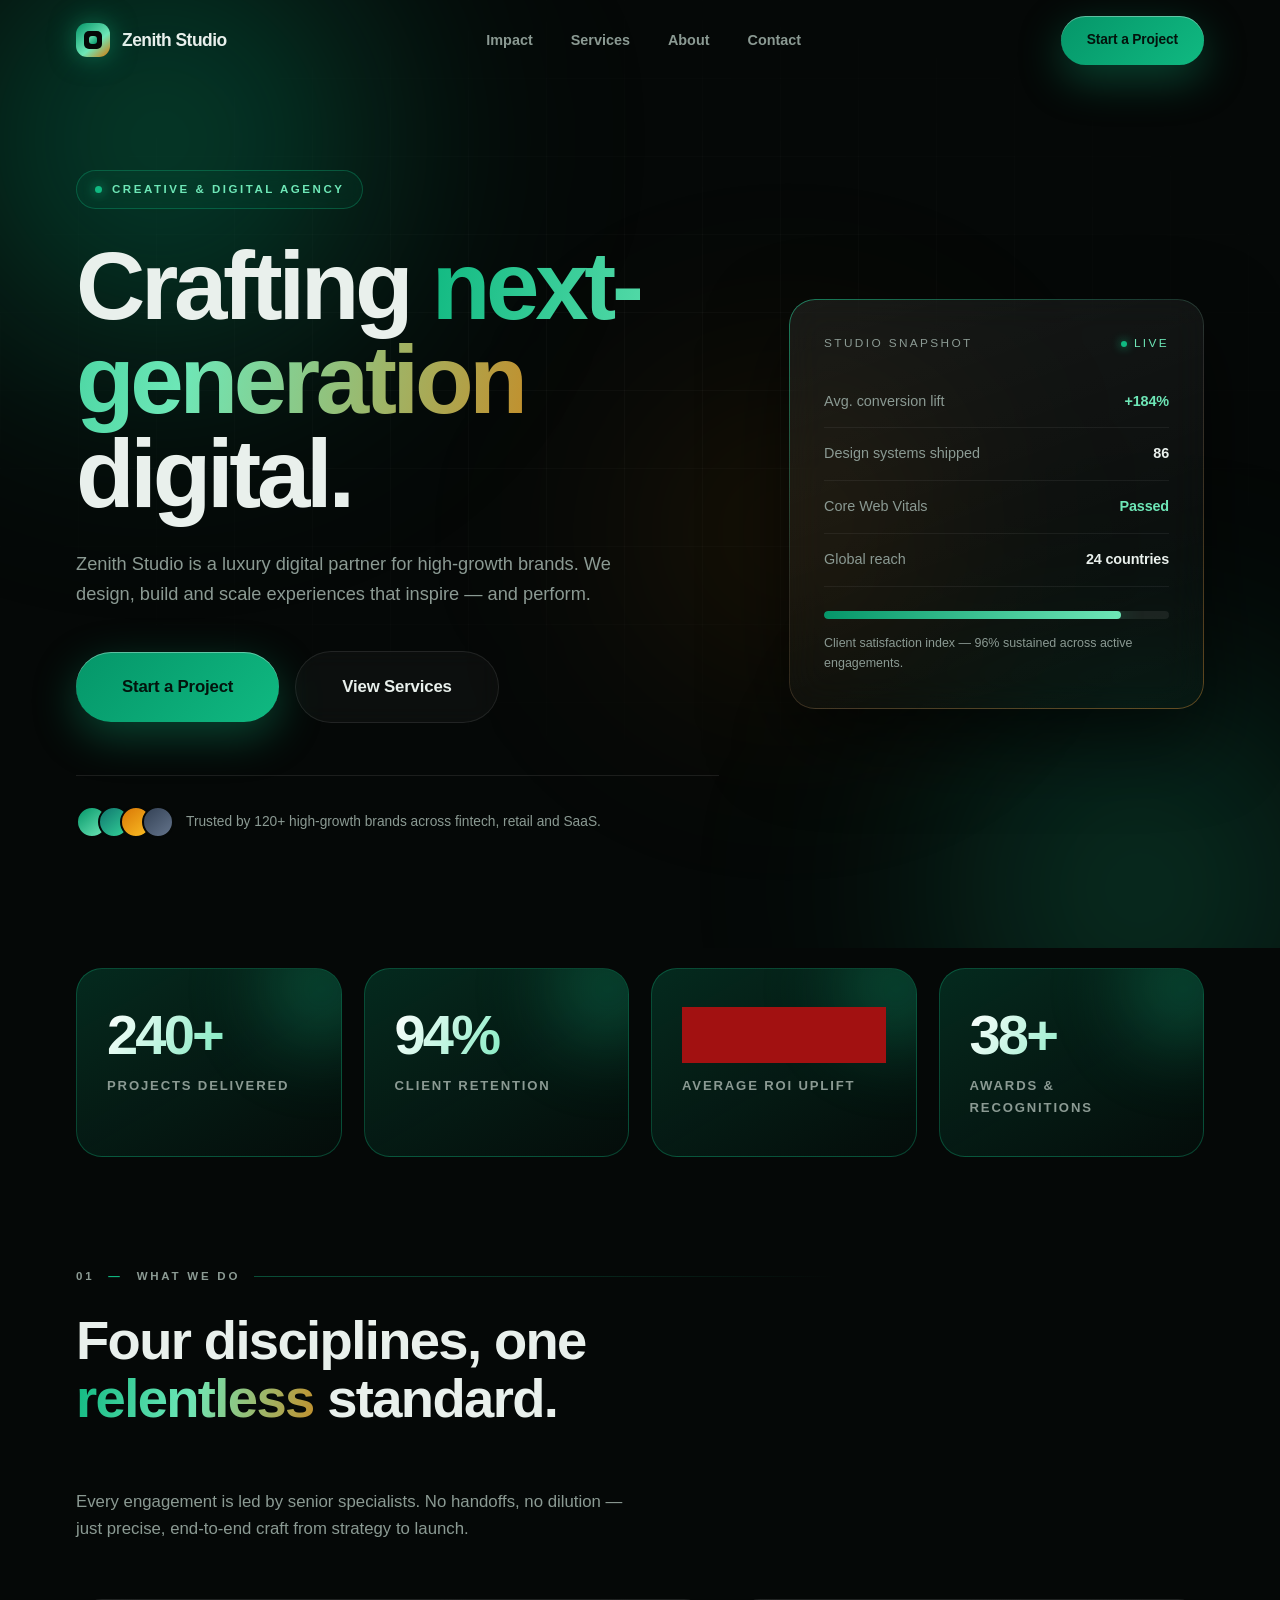
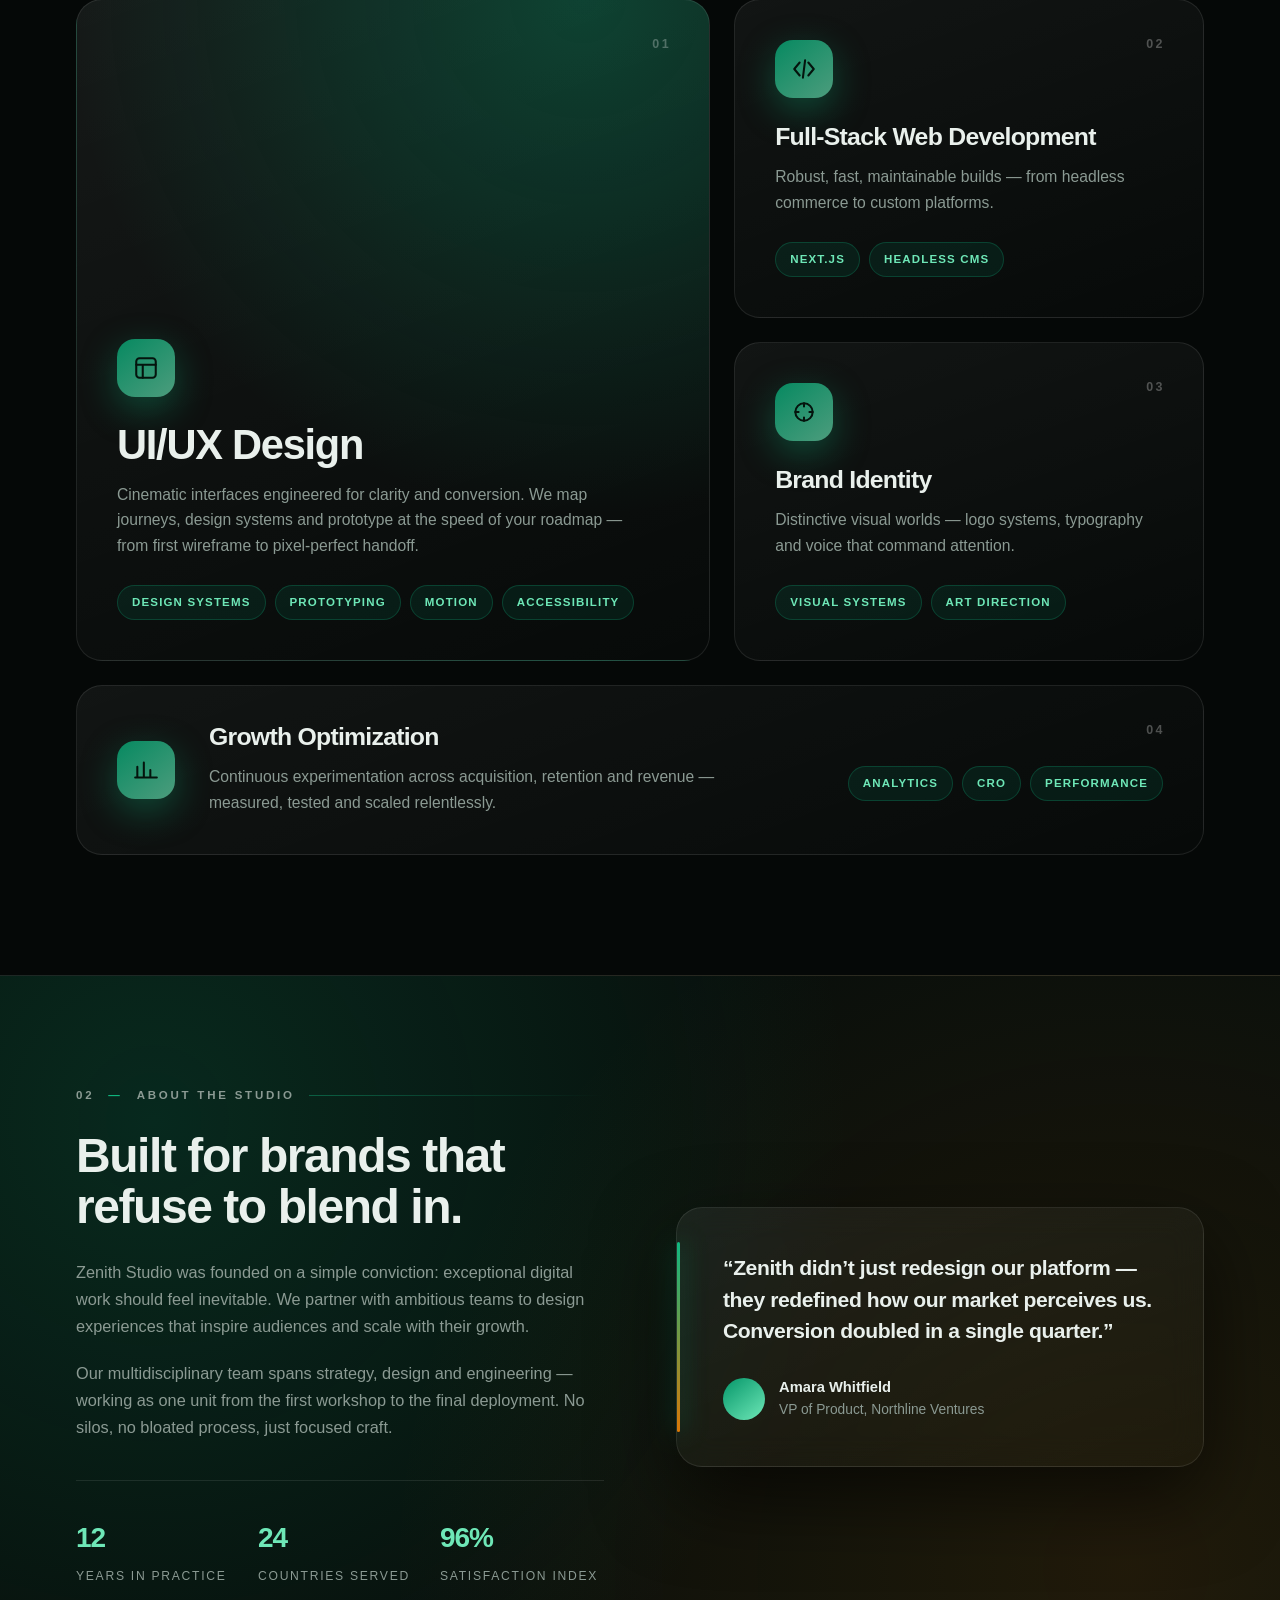
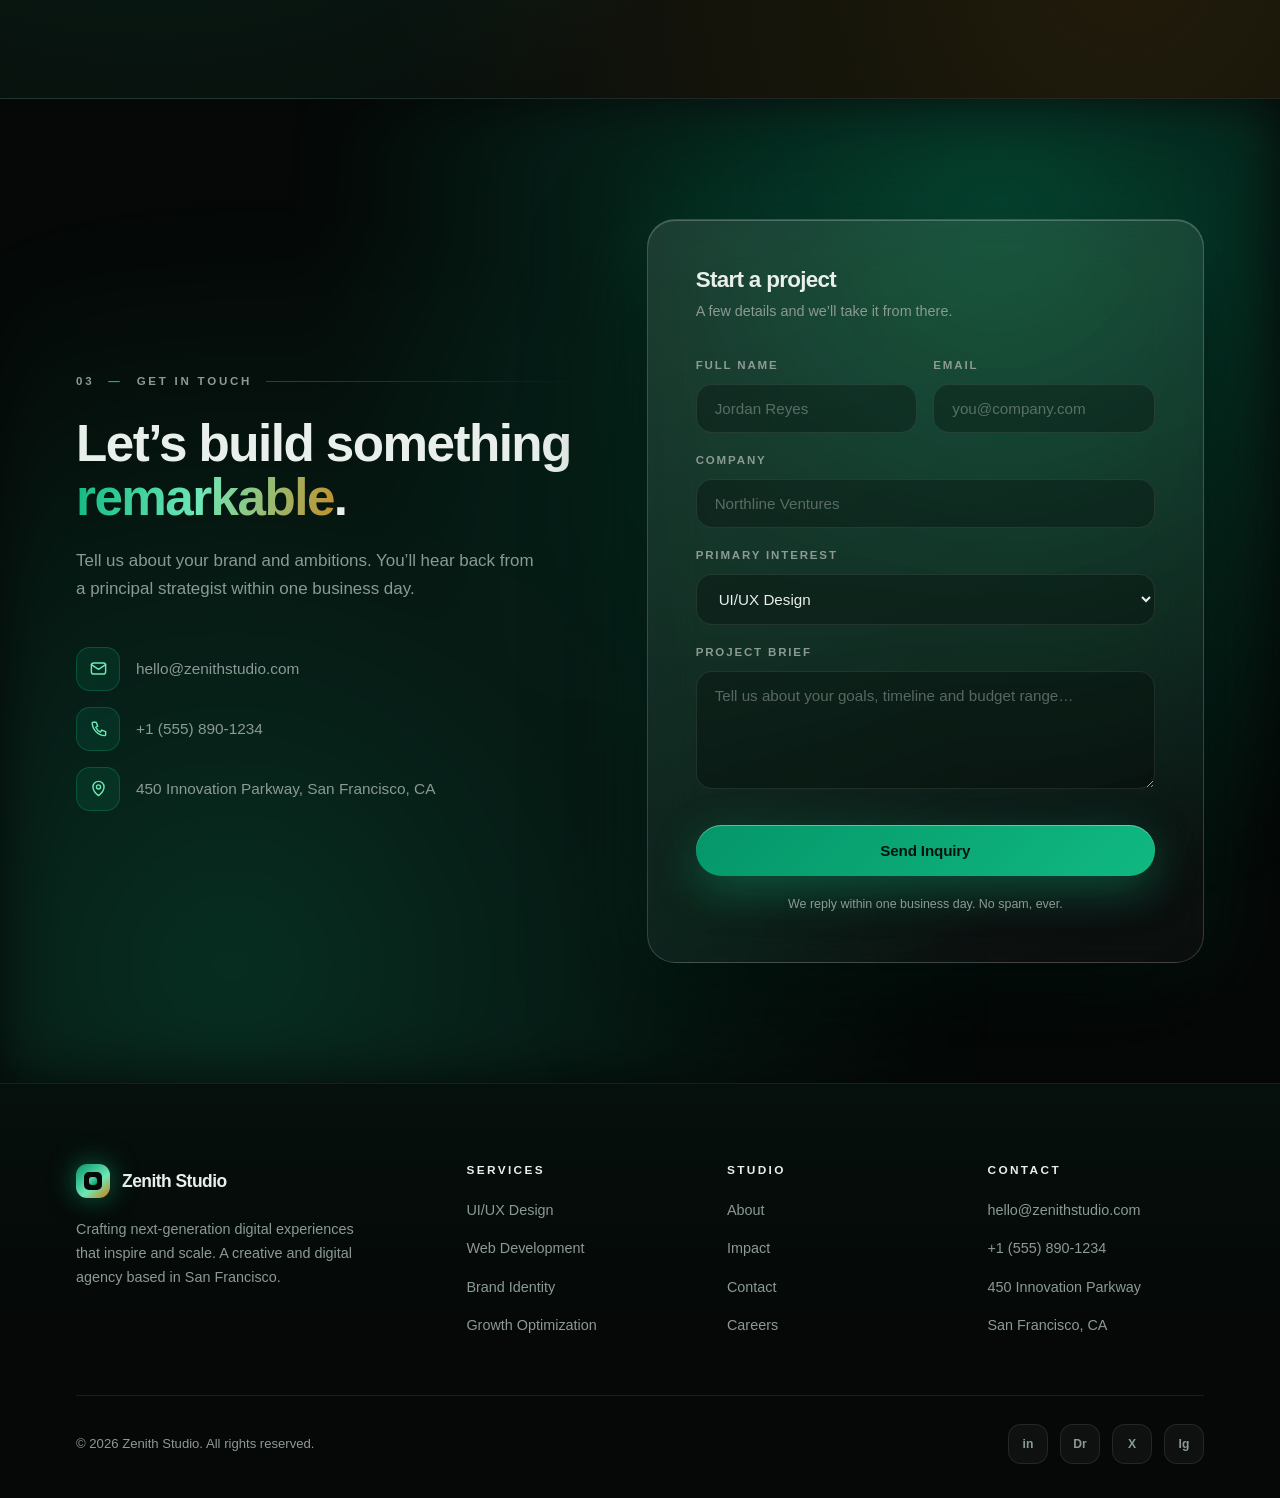
<file: published/zenith-studio-4/index.html>
<!DOCTYPE html>
<html lang="en">
<head>
<meta charset="UTF-8">
<meta name="viewport" content="width=device-width, initial-scale=1.0">
<title>Zenith Studio — Crafting Next-Generation Digital Experiences</title>

<style>
*{margin:0;padding:0;box-sizing:border-box}

  :root{
    --bg:#050807;
    --bg-2:#080e0b;
    --surface:rgba(255,255,255,.035);
    --surface-2:rgba(255,255,255,.015);
    --border:rgba(255,255,255,.09);
    --border-strong:rgba(16,185,129,.32);
    --accent:#059669;
    --accent-2:#10b981;
    --accent-3:#6ee7b7;
    --gold:#d97706;
    --text:#e9f0ec;
    --muted:#8b9a93;
    --radius:26px;
    --radius-sm:20px;
    --glow:0 0 60px rgba(16,185,129,.28);
    --shadow:0 30px 80px rgba(0,0,0,.6);
    --ease:cubic-bezier(.2,.7,.2,1);
  }

  html{scroll-behavior:smooth}

  body{
    background:var(--bg);
    color:var(--text);
    font-family:"Inter",-apple-system,BlinkMacSystemFont,"Segoe UI",Roboto,Helvetica,Arial,sans-serif;
    line-height:1.65;
    overflow-x:hidden;
    -webkit-font-smoothing:antialiased;
    text-rendering:optimizeLegibility;
  }

  img{max-width:100%;display:block}
  a{color:inherit}

  .container{
    width:100%;
    max-width:1180px;
    margin:0 auto;
    padding:0 26px;
  }

  /* ============ TYPOGRAPHY ============ */
  h1,h2,h3,h4{line-height:1.06;letter-spacing:-.03em;font-weight:800}

  .grad{
    background:linear-gradient(100deg,#10b981 0%,#6ee7b7 48%,#d97706 115%);
    -webkit-background-clip:text;
    background-clip:text;
    color:transparent;
    -webkit-text-fill-color:transparent;
  }

  .eyebrow{
    display:inline-flex;
    align-items:center;
    gap:10px;
    font-size:.72rem;
    font-weight:700;
    letter-spacing:.22em;
    text-transform:uppercase;
    color:var(--accent-3);
    padding:9px 18px;
    border:1px solid var(--border-strong);
    border-radius:999px;
    background:rgba(5,150,105,.08);
    backdrop-filter:blur(8px);
  }

  .eyebrow .dot{
    width:7px;height:7px;border-radius:50%;
    background:var(--accent-2);
    box-shadow:0 0 12px var(--accent-2);
    animation:pulse 2.2s infinite;
  }

  @keyframes pulse{
    0%,100%{transform:scale(1);opacity:1}
    50%{transform:scale(1.45);opacity:.55}
  }

  .section-label{
    display:flex;
    align-items:center;
    gap:14px;
    font-size:.72rem;
    font-weight:700;
    letter-spacing:.24em;
    text-transform:uppercase;
    color:var(--muted);
    margin-bottom:26px;
  }

  .section-label span{color:var(--accent-2)}
  .section-label::after{
    content:"";
    flex:1;
    height:1px;
    background:linear-gradient(90deg,rgba(16,185,129,.4),transparent);
  }

  .section-title{
    font-size:clamp(2rem,4.4vw,3.4rem);
    max-width:760px;
  }

  .section-sub{
    color:var(--muted);
    font-size:1.05rem;
    max-width:560px;
    margin-top:20px;
  }

  section{position:relative}

  /* ============ BUTTONS ============ */
  .btn{
    display:inline-flex;
    align-items:center;
    justify-content:center;
    gap:11px;
    padding:17px 34px;
    border-radius:999px;
    font-size:.95rem;
    font-weight:700;
    letter-spacing:-.01em;
    text-decoration:none;
    border:none;
    cursor:pointer;
    transition:transform .35s var(--ease),box-shadow .35s var(--ease),background .35s var(--ease);
    white-space:nowrap;
  }

  .btn-primary{
    background:linear-gradient(135deg,#059669,#10b981);
    color:#03130c;
    box-shadow:0 14px 44px rgba(16,185,129,.34),inset 0 1px 0 rgba(255,255,255,.35);
  }

  .btn-primary:hover{
    transform:translateY(-3px) scale(1.015);
    box-shadow:0 24px 70px rgba(16,185,129,.5);
  }

  .btn-ghost{
    background:rgba(255,255,255,.03);
    border:1px solid var(--border);
    color:var(--text);
    backdrop-filter:blur(10px);
  }

  .btn-ghost:hover{
    border-color:var(--border-strong);
    transform:translateY(-3px);
    box-shadow:var(--glow);
  }

  .btn-lg{padding:21px 46px;font-size:1.05rem}

  /* ============ NAV ============ */
  .nav{
    position:fixed;
    inset:0 0 auto 0;
    z-index:200;
    padding:16px 0;
    transition:background .4s var(--ease),padding .4s var(--ease),border-color .4s var(--ease);
    border-bottom:1px solid transparent;
  }

  .nav.scrolled{
    padding:10px 0;
    background:rgba(5,8,7,.78);
    backdrop-filter:blur(20px) saturate(140%);
    border-bottom-color:var(--border);
  }

  .nav-inner{
    display:flex;
    align-items:center;
    justify-content:space-between;
    gap:26px;
  }

  .brand{
    display:flex;
    align-items:center;
    gap:12px;
    text-decoration:none;
    font-weight:800;
    letter-spacing:-.03em;
    font-size:1.09rem;
  }

  .brand-mark{
    width:34px;height:34px;
    border-radius:11px;
    background:linear-gradient(140deg,#059669,#6ee7b7 60%,#d97706);
    box-shadow:0 0 26px rgba(16,185,129,.5);
    position:relative;
    flex-shrink:0;
  }

  .brand-mark::after{
    content:"";
    position:absolute;
    inset:8px;
    border-radius:5px;
    background:#050807;
  }

  .brand-mark::before{
    content:"";
    position:absolute;
    inset:13px;
    border-radius:3px;
    background:linear-gradient(140deg,#6ee7b7,#059669);
    z-index:2;
  }

  .nav-links{
    display:flex;
    align-items:center;
    gap:6px;
    list-style:none;
  }

  .nav-links a{
    text-decoration:none;
    color:var(--muted);
    font-size:.9rem;
    font-weight:600;
    padding:10px 16px;
    border-radius:999px;
    transition:color .3s,background .3s;
  }

  .nav-links a:hover{color:var(--text);background:rgba(255,255,255,.05)}

  .nav-cta{padding:13px 26px;font-size:.86rem}

  .burger{
    display:none;
    width:46px;height:46px;
    border-radius:14px;
    background:rgba(255,255,255,.04);
    border:1px solid var(--border);
    cursor:pointer;
    flex-direction:column;
    align-items:center;
    justify-content:center;
    gap:5px;
  }

  .burger span{
    width:19px;height:2px;
    background:var(--text);
    border-radius:2px;
    transition:.3s var(--ease);
  }

  .burger.open span:nth-child(1){transform:translateY(7px) rotate(45deg)}
  .burger.open span:nth-child(2){opacity:0}
  .burger.open span:nth-child(3){transform:translateY(-7px) rotate(-45deg)}

  /* ============ HERO ============ */
  .hero{
    min-height:100vh;
    display:flex;
    align-items:center;
    padding:170px 0 110px;
    overflow:hidden;
    isolation:isolate;
  }

  .glow{
    position:absolute;
    border-radius:50%;
    filter:blur(110px);
    pointer-events:none;
    z-index:-1;
  }

  .glow-1{
    width:640px;height:640px;
    top:-180px;left:-160px;
    background:radial-gradient(circle,rgba(5,150,105,.55),transparent 68%);
    animation:drift1 16s ease-in-out infinite;
  }

  .glow-2{
    width:560px;height:560px;
    bottom:-220px;right:-140px;
    background:radial-gradient(circle,rgba(16,185,129,.34),transparent 70%);
    animation:drift2 19s ease-in-out infinite;
  }

  .glow-3{
    width:420px;height:420px;
    top:34%;right:22%;
    background:radial-gradient(circle,rgba(217,119,6,.18),transparent 70%);
    animation:drift1 22s ease-in-out infinite reverse;
  }

  @keyframes drift1{
    0%,100%{transform:translate(0,0) scale(1)}
    50%{transform:translate(70px,50px) scale(1.14)}
  }

  @keyframes drift2{
    0%,100%{transform:translate(0,0) scale(1)}
    50%{transform:translate(-60px,-70px) scale(1.1)}
  }

  .hero-grid-overlay{
    position:absolute;
    inset:0;
    z-index:-1;
    background-image:linear-gradient(rgba(255,255,255,.028) 1px,transparent 1px),
                     linear-gradient(90deg,rgba(255,255,255,.028) 1px,transparent 1px);
    background-size:78px 78px;
    mask-image:radial-gradient(ellipse 80% 60% at 50% 40%,#000 10%,transparent 78%);
    -webkit-mask-image:radial-gradient(ellipse 80% 60% at 50% 40%,#000 10%,transparent 78%);
  }

  .hero-inner{
    display:grid;
    grid-template-columns:1.55fr 1fr;
    gap:70px;
    align-items:center;
  }

  .hero h1{
    font-size:clamp(3rem,8vw,6rem);
    margin:30px 0 28px;
    letter-spacing:-.045em;
    line-height:.98;
  }

  .hero p.lead{
    color:var(--muted);
    font-size:1.14rem;
    max-width:540px;
    margin-bottom:42px;
  }

  .hero-actions{
    display:flex;
    flex-wrap:wrap;
    gap:16px;
    align-items:center;
  }

  .hero-note{
    display:flex;
    align-items:center;
    gap:12px;
    margin-top:52px;
    padding-top:30px;
    border-top:1px solid var(--border);
    color:var(--muted);
    font-size:.86rem;
  }

  .avatars{display:flex}
  .avatars i{
    width:32px;height:32px;
    border-radius:50%;
    border:2px solid var(--bg);
    margin-left:-10px;
    display:block;
  }
  .avatars i:nth-child(1){background:linear-gradient(140deg,#059669,#6ee7b7);margin-left:0}
  .avatars i:nth-child(2){background:linear-gradient(140deg,#0f766e,#34d399)}
  .avatars i:nth-child(3){background:linear-gradient(140deg,#d97706,#fbbf24)}
  .avatars i:nth-child(4){background:linear-gradient(140deg,#334155,#64748b)}

  /* hero visual card */
  .hero-visual{
    position:relative;
    border-radius:var(--radius);
    padding:34px;
    background:linear-gradient(160deg,rgba(255,255,255,.07),rgba(255,255,255,.012));
    border:1px solid var(--border);
    backdrop-filter:blur(18px);
    box-shadow:var(--shadow);
    animation:floatCard 7s ease-in-out infinite;
  }

  @keyframes floatCard{
    0%,100%{transform:translateY(0)}
    50%{transform:translateY(-14px)}
  }

  .hero-visual::before{
    content:"";
    position:absolute;
    inset:-1px;
    border-radius:inherit;
    padding:1px;
    background:linear-gradient(150deg,rgba(16,185,129,.6),transparent 45%,rgba(217,119,6,.35));
    -webkit-mask:linear-gradient(#000 0 0) content-box,linear-gradient(#000 0 0);
    -webkit-mask-composite:xor;
    mask-composite:exclude;
    pointer-events:none;
  }

  .hv-head{
    display:flex;
    align-items:center;
    justify-content:space-between;
    font-size:.74rem;
    letter-spacing:.2em;
    text-transform:uppercase;
    color:var(--muted);
    margin-bottom:22px;
  }

  .hv-live{
    display:inline-flex;align-items:center;gap:7px;
    color:var(--accent-3);
  }
  .hv-live b{
    width:6px;height:6px;border-radius:50%;
    background:var(--accent-2);
    box-shadow:0 0 10px var(--accent-2);
    animation:pulse 1.8s infinite;
  }

  .hv-row{
    display:flex;
    align-items:center;
    justify-content:space-between;
    padding:14px 0;
    border-bottom:1px solid rgba(255,255,255,.06);
    font-size:.9rem;
  }
  .hv-row:last-of-type{border-bottom:none}
  .hv-row span{color:var(--muted)}
  .hv-row strong{font-weight:700;letter-spacing:-.01em}
  .hv-row strong.up{color:var(--accent-3)}

  .hv-bar{
    height:8px;
    border-radius:999px;
    background:rgba(255,255,255,.07);
    overflow:hidden;
    margin-top:24px;
  }
  .hv-bar i{
    display:block;
    height:100%;
    width:86%;
    border-radius:999px;
    background:linear-gradient(90deg,#059669,#6ee7b7);
    box-shadow:0 0 22px rgba(16,185,129,.6);
    animation:barGrow 2.6s var(--ease) forwards;
  }
  @keyframes barGrow{from{width:0}to{width:86%}}

  .hv-caption{
    margin-top:14px;
    font-size:.78rem;
    color:var(--muted);
  }

  /* ============ METRICS ============ */
  .metrics{padding:20px 0 110px}

  .metrics-grid{
    display:grid;
    grid-template-columns:repeat(4,1fr);
    gap:22px;
  }

  .metric-card{
    position:relative;
    padding:38px 30px;
    border-radius:var(--radius);
    background:linear-gradient(150deg,rgba(5,150,105,.24),rgba(5,150,105,.035));
    border:1px solid var(--border-strong);
    overflow:hidden;
    transition:transform .45s var(--ease),box-shadow .45s var(--ease);
  }

  .metric-card:hover{
    transform:translateY(-8px);
    box-shadow:0 30px 80px rgba(16,185,129,.22);
  }

  .metric-card::after{
    content:"";
    position:absolute;
    width:180px;height:180px;
    top:-70px;right:-70px;
    border-radius:50%;
    background:radial-gradient(circle,rgba(16,185,129,.35),transparent 70%);
    filter:blur(30px);
  }

  .metric-num{
    font-size:clamp(2.4rem,4.6vw,3.5rem);
    font-weight:800;
    letter-spacing:-.05em;
    line-height:1;
    background:linear-gradient(120deg,#ffffff,#6ee7b7 70%);
    -webkit-background-clip:text;
    background-clip:text;
    color:transparent;
    -webkit-text-fill-color:transparent;
    position:relative;
    z-index:2;
    display:flex;
    align-items:baseline;
  }

  .metric-label{
    margin-top:12px;
    font-size:.82rem;
    font-weight:600;
    letter-spacing:.14em;
    text-transform:uppercase;
    color:var(--muted);
    position:relative;
    z-index:2;
  }

  /* ============ SERVICES ============ */
  .services{padding:0 0 120px}

  .services-head{
    display:flex;
    justify-content:space-between;
    align-items:flex-end;
    gap:40px;
    flex-wrap:wrap;
    margin-bottom:56px;
  }

  .bento{
    display:grid;
    grid-template-columns:1.35fr 1fr;
    gap:24px;
  }

  .card{
    position:relative;
    padding:40px;
    border-radius:var(--radius);
    background:linear-gradient(160deg,rgba(255,255,255,.055),rgba(255,255,255,.012));
    border:1px solid var(--border);
    overflow:hidden;
    transition:transform .5s var(--ease),border-color .5s var(--ease),box-shadow .5s var(--ease);
    display:flex;
    flex-direction:column;
  }

  .card:hover{
    transform:translateY(-8px);
    border-color:var(--border-strong);
    box-shadow:0 34px 90px rgba(0,0,0,.6),0 0 60px rgba(16,185,129,.16);
  }

  .card-large{
    grid-row:span 2;
    justify-content:flex-end;
    min-height:520px;
    background:
      radial-gradient(circle at 80% 0%,rgba(5,150,105,.35),transparent 62%),
      linear-gradient(160deg,rgba(255,255,255,.07),rgba(255,255,255,.012));
  }

  .card-wide{grid-column:span 2}

  .card-index{
    position:absolute;
    top:34px;right:38px;
    font-size:.78rem;
    font-weight:700;
    letter-spacing:.2em;
    color:rgba(255,255,255,.28);
  }

  .card-icon{
    width:58px;height:58px;
    border-radius:18px;
    display:flex;
    align-items:center;
    justify-content:center;
    background:linear-gradient(140deg,rgba(5,150,105,.9),rgba(110,231,183,.65));
    box-shadow:0 12px 36px rgba(16,185,129,.34);
    margin-bottom:26px;
    flex-shrink:0;
  }

  .card-icon svg{width:26px;height:26px;stroke:#04140d;stroke-width:1.9;fill:none;stroke-linecap:round;stroke-linejoin:round}

  .card h3{
    font-size:1.55rem;
    margin-bottom:14px;
    letter-spacing:-.03em;
  }

  .card-large h3{font-size:clamp(1.9rem,3.4vw,2.6rem)}

  .card p{
    color:var(--muted);
    font-size:.98rem;
    max-width:520px;
  }

  .card-wide{padding:38px 40px}
  .card-wide-inner{display:flex;align-items:center;gap:34px}
  .card-wide-inner .txt{flex:1}
  .card-wide .card-icon{margin-bottom:0}

  .tags{
    display:flex;
    flex-wrap:wrap;
    gap:9px;
    margin-top:26px;
  }

  .tag{
    font-size:.72rem;
    font-weight:600;
    letter-spacing:.1em;
    text-transform:uppercase;
    color:var(--accent-3);
    padding:7px 14px;
    border-radius:999px;
    background:rgba(5,150,105,.12);
    border:1px solid rgba(16,185,129,.24);
  }

  /* ============ ABOUT ============ */
  .about{
    padding:110px 0;
    background:
      radial-gradient(circle at 12% 20%,rgba(5,150,105,.2),transparent 55%),
      radial-gradient(circle at 88% 82%,rgba(217,119,6,.12),transparent 58%),
      var(--bg-2);
    border-top:1px solid var(--border);
    border-bottom:1px solid var(--border);
  }

  .about-grid{
    display:grid;
    grid-template-columns:1fr 1fr;
    gap:72px;
    align-items:center;
  }

  .about h2{
    font-size:clamp(1.9rem,4vw,3rem);
    margin-bottom:26px;
  }

  .about p{
    color:var(--muted);
    margin-bottom:20px;
    font-size:1.02rem;
  }

  .about-stats{
    display:grid;
    grid-template-columns:repeat(3,1fr);
    gap:18px;
    margin-top:40px;
    padding-top:34px;
    border-top:1px solid var(--border);
  }

  .about-stat strong{
    display:block;
    font-size:1.75rem;
    font-weight:800;
    letter-spacing:-.04em;
    color:var(--accent-3);
  }

  .about-stat span{
    font-size:.76rem;
    letter-spacing:.14em;
    text-transform:uppercase;
    color:var(--muted);
  }

  .pull-quote{
    position:relative;
    padding:44px 40px 44px 46px;
    border-radius:var(--radius);
    background:linear-gradient(160deg,rgba(255,255,255,.06),rgba(255,255,255,.012));
    border:1px solid var(--border);
    backdrop-filter:blur(16px);
    box-shadow:var(--shadow);
  }

  .pull-quote::before{
    content:"";
    position:absolute;
    left:0;top:34px;bottom:34px;
    width:3px;
    border-radius:999px;
    background:linear-gradient(180deg,#10b981,#d97706);
    box-shadow:0 0 24px rgba(16,185,129,.7);
  }

  .pull-quote blockquote{
    font-size:1.32rem;
    line-height:1.5;
    font-weight:600;
    letter-spacing:-.02em;
  }

  .pull-quote cite{
    display:flex;
    align-items:center;
    gap:14px;
    margin-top:28px;
    font-style:normal;
    font-size:.86rem;
    color:var(--muted);
  }

  .pull-quote cite b{
    width:42px;height:42px;
    border-radius:50%;
    background:linear-gradient(140deg,#059669,#6ee7b7);
    display:block;
    flex-shrink:0;
  }

  .pull-quote cite strong{display:block;color:var(--text);font-size:.92rem}

  /* ============ CONTACT ============ */
  .contact{
    padding:120px 0;
    position:relative;
    overflow:hidden;
  }

  .contact::before{
    content:"";
    position:absolute;
    inset:0;
    background:
      radial-gradient(circle at 78% 12%,rgba(5,150,105,.4),transparent 52%),
      radial-gradient(circle at 18% 88%,rgba(16,185,129,.22),transparent 55%);
    filter:blur(30px);
    z-index:-1;
  }

  .contact-grid{
    display:grid;
    grid-template-columns:1fr 1.1fr;
    gap:64px;
    align-items:center;
  }

  .contact h2{
    font-size:clamp(2rem,4.4vw,3.2rem);
    margin-bottom:22px;
  }

  .contact-intro p{color:var(--muted);font-size:1.06rem;max-width:460px}

  .contact-list{
    list-style:none;
    margin-top:44px;
    display:flex;
    flex-direction:column;
    gap:16px;
  }

  .contact-list li{
    display:flex;
    align-items:center;
    gap:16px;
    font-size:.96rem;
    color:var(--muted);
  }

  .contact-list li a{text-decoration:none;transition:color .3s}
  .contact-list li a:hover{color:var(--accent-3)}

  .ci{
    width:44px;height:44px;
    border-radius:14px;
    display:flex;
    align-items:center;
    justify-content:center;
    background:rgba(5,150,105,.14);
    border:1px solid rgba(16,185,129,.26);
    flex-shrink:0;
  }

  .ci svg{width:19px;height:19px;stroke:var(--accent-3);stroke-width:1.8;fill:none;stroke-linecap:round;stroke-linejoin:round}

  .glass-card{
    position:relative;
    padding:48px;
    border-radius:28px;
    background:linear-gradient(160deg,rgba(255,255,255,.11),rgba(255,255,255,.03));
    border:1px solid rgba(255,255,255,.16);
    backdrop-filter:blur(26px) saturate(150%);
    box-shadow:0 40px 110px rgba(0,0,0,.65),0 0 90px rgba(16,185,129,.18),inset 0 1px 0 rgba(255,255,255,.22);
  }

  .glass-card h3{
    font-size:1.4rem;
    margin-bottom:8px;
  }

  .glass-card .gc-sub{
    color:var(--muted);
    font-size:.9rem;
    margin-bottom:32px;
  }

  .form-row{
    display:grid;
    grid-template-columns:1fr 1fr;
    gap:16px;
  }

  .field{margin-bottom:18px}

  .field label{
    display:block;
    font-size:.72rem;
    font-weight:700;
    letter-spacing:.16em;
    text-transform:uppercase;
    color:var(--muted);
    margin-bottom:9px;
  }

  .field input,
  .field textarea,
  .field select{
    width:100%;
    padding:15px 18px;
    border-radius:16px;
    background:rgba(0,0,0,.28);
    border:1px solid var(--border);
    color:var(--text);
    font-family:inherit;
    font-size:.95rem;
    transition:border-color .3s,box-shadow .3s,background .3s;
  }

  .field textarea{resize:vertical;min-height:118px}

  .field input:focus,
  .field textarea:focus,
  .field select:focus{
    outline:none;
    border-color:var(--accent-2);
    background:rgba(0,0,0,.42);
    box-shadow:0 0 0 4px rgba(16,185,129,.16);
  }

  .field input::placeholder,
  .field textarea::placeholder{color:rgba(139,154,147,.6)}

  .glass-card .btn-primary{width:100%;margin-top:10px}

  .form-note{
    margin-top:18px;
    font-size:.78rem;
    color:var(--muted);
    text-align:center;
  }

  .form-success{
    display:none;
    margin-top:20px;
    padding:16px 20px;
    border-radius:16px;
    background:rgba(5,150,105,.16);
    border:1px solid rgba(16,185,129,.35);
    color:var(--accent-3);
    font-size:.9rem;
    font-weight:600;
    text-align:center;
  }

  .form-success.show{display:block;animation:fadeUp .5s var(--ease)}

  @keyframes fadeUp{from{opacity:0;transform:translateY(10px)}to{opacity:1;transform:none}}

  /* ============ FOOTER ============ */
  footer{
    padding:80px 0 34px;
    border-top:1px solid var(--border);
    background:linear-gradient(180deg,rgba(5,150,105,.05),transparent 60%);
  }

  .footer-grid{
    display:grid;
    grid-template-columns:1.6fr 1fr 1fr 1fr;
    gap:44px;
    padding-bottom:56px;
  }

  .footer-about p{
    color:var(--muted);
    font-size:.9rem;
    margin-top:20px;
    max-width:290px;
  }

  .footer-col h4{
    font-size:.74rem;
    letter-spacing:.2em;
    text-transform:uppercase;
    color:var(--text);
    margin-bottom:20px;
  }

  .footer-col ul{list-style:none;display:flex;flex-direction:column;gap:12px}

  .footer-col a{
    text-decoration:none;
    color:var(--muted);
    font-size:.9rem;
    transition:color .3s,transform .3s;
    display:inline-block;
  }

  .footer-col a:hover{color:var(--accent-3);transform:translateX(4px)}

  .footer-bottom{
    display:flex;
    justify-content:space-between;
    align-items:center;
    gap:20px;
    flex-wrap:wrap;
    padding-top:28px;
    border-top:1px solid var(--border);
    color:var(--muted);
    font-size:.82rem;
  }

  .footer-social{display:flex;gap:12px}

  .footer-social a{
    width:40px;height:40px;
    border-radius:13px;
    display:flex;
    align-items:center;
    justify-content:center;
    background:rgba(255,255,255,.04);
    border:1px solid var(--border);
    color:var(--muted);
    text-decoration:none;
    font-size:.76rem;
    font-weight:700;
    transition:.35s var(--ease);
  }

  .footer-social a:hover{
    color:#04140d;
    background:linear-gradient(140deg,#059669,#6ee7b7);
    border-color:transparent;
    transform:translateY(-4px);
    box-shadow:0 14px 36px rgba(16,185,129,.4);
  }

  /* ============ REVEAL ============ */
  .reveal{
    opacity:0;
    transform:translateY(30px);
    transition:opacity .9s var(--ease),transform .9s var(--ease);
  }
  .reveal.in{opacity:1;transform:none}

  /* ============ RESPONSIVE ============ */
  @media (max-width:1024px){
    .hero-inner{grid-template-columns:1fr;gap:54px}
    .hero-visual{max-width:520px}
    .metrics-grid{grid-template-columns:repeat(2,1fr)}
    .about-grid{grid-template-columns:1fr;gap:48px}
    .contact-grid{grid-template-columns:1fr;gap:46px}
    .footer-grid{grid-template-columns:1fr 1fr;gap:40px}
  }

  @media (max-width:880px){
    .nav-links{
      position:fixed;
      top:72px;left:20px;right:20px;
      flex-direction:column;
      align-items:stretch;
      gap:4px;
      padding:18px;
      border-radius:22px;
      background:rgba(8,14,11,.95);
      border:1px solid var(--border);
      backdrop-filter:blur(22px);
      box-shadow:var(--shadow);
      opacity:0;
      pointer-events:none;
      transform:translateY(-12px);
      transition:.35s var(--ease);
    }
    .nav-links.open{opacity:1;pointer-events:auto;transform:none}
    .nav-links a{padding:14px 18px}
    .nav-cta{display:none}
    .burger{display:flex}
    .bento{grid-template-columns:1fr}
    .card-large{grid-row:auto;min-height:0;padding:40px}
    .card-wide{grid-column:auto}
    .card-wide-inner{flex-direction:column;align-items:flex-start;gap:24px}
  }

  @media (max-width:640px){
    .hero{padding:140px 0 80px}
    .hero h1{font-size:clamp(2.5rem,11vw,3.4rem)}
    .metrics-grid{grid-template-columns:1fr}
    .about-stats{grid-template-columns:1fr;gap:24px}
    .form-row{grid-template-columns:1fr}
    .glass-card{padding:32px 24px}
    .card{padding:32px}
    .footer-grid{grid-template-columns:1fr}
    .hero-note{flex-direction:column;align-items:flex-start;gap:16px}
  }

/* Studio Overrides */
* { box-sizing: border-box; } body {margin: 0;}

/* Mobile Overrides */
@media (max-width: 767px) {
  [data-mobile-id][data-mobile-padding] { padding: var(--mb-p, inherit); }
  [data-mobile-bg] { background: attr(data-mobile-bg type(<color>), inherit); }
  [data-mobile-color] { color: attr(data-mobile-color type(<color>), inherit); }
  [data-mobile-font-size] { font-size: attr(data-mobile-font-size type(<length>), inherit); }
  [data-mobile-text-align] { text-align: attr(data-mobile-text-align type(<custom-ident>), inherit); }
  [data-mobile-display] { display: attr(data-mobile-display type(<custom-ident>), inherit); }
  [data-mobile-width] { width: attr(data-mobile-width type(<length>), auto); }
  [data-mobile-height] { height: attr(data-mobile-height type(<length>), auto); }
  [data-mobile-min-height] { min-height: attr(data-mobile-min-height type(<length>), auto); }
  [data-mobile-max-width] { max-width: attr(data-mobile-max-width type(<length>), none); }
  [data-mobile-margin] { margin: attr(data-mobile-margin type(<length>), inherit); }
  [data-mobile-border-radius] { border-radius: attr(data-mobile-border-radius type(<length>), inherit); }
  [data-mobile-hide="true"] { display: none !important; }
}

/* Studio Overrides */
* { box-sizing: border-box; } body {margin: 0;}

/* Mobile Overrides */
@media (max-width: 767px) {
  [data-mobile-id][data-mobile-padding] { padding: var(--mb-p, inherit); }
  [data-mobile-bg] { background: attr(data-mobile-bg type(<color>), inherit); }
  [data-mobile-color] { color: attr(data-mobile-color type(<color>), inherit); }
  [data-mobile-font-size] { font-size: attr(data-mobile-font-size type(<length>), inherit); }
  [data-mobile-text-align] { text-align: attr(data-mobile-text-align type(<custom-ident>), inherit); }
  [data-mobile-display] { display: attr(data-mobile-display type(<custom-ident>), inherit); }
  [data-mobile-width] { width: attr(data-mobile-width type(<length>), auto); }
  [data-mobile-height] { height: attr(data-mobile-height type(<length>), auto); }
  [data-mobile-min-height] { min-height: attr(data-mobile-min-height type(<length>), auto); }
  [data-mobile-max-width] { max-width: attr(data-mobile-max-width type(<length>), none); }
  [data-mobile-margin] { margin: attr(data-mobile-margin type(<length>), inherit); }
  [data-mobile-border-radius] { border-radius: attr(data-mobile-border-radius type(<length>), inherit); }
  [data-mobile-hide="true"] { display: none !important; }
}

/* Studio Overrides */
* { box-sizing: border-box; } body {margin: 0;}

/* Mobile Overrides */
@media (max-width: 767px) {
  [data-mobile-id][data-mobile-padding] { padding: var(--mb-p, inherit); }
  [data-mobile-bg] { background: attr(data-mobile-bg type(<color>), inherit); }
  [data-mobile-color] { color: attr(data-mobile-color type(<color>), inherit); }
  [data-mobile-font-size] { font-size: attr(data-mobile-font-size type(<length>), inherit); }
  [data-mobile-text-align] { text-align: attr(data-mobile-text-align type(<custom-ident>), inherit); }
  [data-mobile-display] { display: attr(data-mobile-display type(<custom-ident>), inherit); }
  [data-mobile-width] { width: attr(data-mobile-width type(<length>), auto); }
  [data-mobile-height] { height: attr(data-mobile-height type(<length>), auto); }
  [data-mobile-min-height] { min-height: attr(data-mobile-min-height type(<length>), auto); }
  [data-mobile-max-width] { max-width: attr(data-mobile-max-width type(<length>), none); }
  [data-mobile-margin] { margin: attr(data-mobile-margin type(<length>), inherit); }
  [data-mobile-border-radius] { border-radius: attr(data-mobile-border-radius type(<length>), inherit); }
  [data-mobile-hide="true"] { display: none !important; }
}

/* Studio Overrides */
* { box-sizing: border-box; } body {margin: 0;}

/* Mobile Overrides */
@media (max-width: 767px) {
  [data-mobile-id][data-mobile-padding] { padding: var(--mb-p, inherit); }
  [data-mobile-bg] { background: attr(data-mobile-bg type(<color>), inherit); }
  [data-mobile-color] { color: attr(data-mobile-color type(<color>), inherit); }
  [data-mobile-font-size] { font-size: attr(data-mobile-font-size type(<length>), inherit); }
  [data-mobile-text-align] { text-align: attr(data-mobile-text-align type(<custom-ident>), inherit); }
  [data-mobile-display] { display: attr(data-mobile-display type(<custom-ident>), inherit); }
  [data-mobile-width] { width: attr(data-mobile-width type(<length>), auto); }
  [data-mobile-height] { height: attr(data-mobile-height type(<length>), auto); }
  [data-mobile-min-height] { min-height: attr(data-mobile-min-height type(<length>), auto); }
  [data-mobile-max-width] { max-width: attr(data-mobile-max-width type(<length>), none); }
  [data-mobile-margin] { margin: attr(data-mobile-margin type(<length>), inherit); }
  [data-mobile-border-radius] { border-radius: attr(data-mobile-border-radius type(<length>), inherit); }
  [data-mobile-hide="true"] { display: none !important; }
}

/* Studio Overrides */
* { box-sizing: border-box; } body {margin: 0;}

/* Mobile Overrides */
@media (max-width: 767px) {
  [data-mobile-id][data-mobile-padding] { padding: var(--mb-p, inherit); }
  [data-mobile-bg] { background: attr(data-mobile-bg type(<color>), inherit); }
  [data-mobile-color] { color: attr(data-mobile-color type(<color>), inherit); }
  [data-mobile-font-size] { font-size: attr(data-mobile-font-size type(<length>), inherit); }
  [data-mobile-text-align] { text-align: attr(data-mobile-text-align type(<custom-ident>), inherit); }
  [data-mobile-display] { display: attr(data-mobile-display type(<custom-ident>), inherit); }
  [data-mobile-width] { width: attr(data-mobile-width type(<length>), auto); }
  [data-mobile-height] { height: attr(data-mobile-height type(<length>), auto); }
  [data-mobile-min-height] { min-height: attr(data-mobile-min-height type(<length>), auto); }
  [data-mobile-max-width] { max-width: attr(data-mobile-max-width type(<length>), none); }
  [data-mobile-margin] { margin: attr(data-mobile-margin type(<length>), inherit); }
  [data-mobile-border-radius] { border-radius: attr(data-mobile-border-radius type(<length>), inherit); }
  [data-mobile-hide="true"] { display: none !important; }
}

/* Studio Overrides */
* { box-sizing: border-box; } body {margin: 0;}#i8l4x8{background:#a21111;color:#d7e0f4;box-sizing:border-box;border-radius:0px;text-align:left;width:auto;height:auto;min-height:0px;max-width:none;}

/* Mobile Overrides */
@media (max-width: 767px) {
  [data-mobile-id][data-mobile-padding] { padding: var(--mb-p, inherit); }
  [data-mobile-bg] { background: attr(data-mobile-bg type(<color>), inherit); }
  [data-mobile-color] { color: attr(data-mobile-color type(<color>), inherit); }
  [data-mobile-font-size] { font-size: attr(data-mobile-font-size type(<length>), inherit); }
  [data-mobile-text-align] { text-align: attr(data-mobile-text-align type(<custom-ident>), inherit); }
  [data-mobile-display] { display: attr(data-mobile-display type(<custom-ident>), inherit); }
  [data-mobile-width] { width: attr(data-mobile-width type(<length>), auto); }
  [data-mobile-height] { height: attr(data-mobile-height type(<length>), auto); }
  [data-mobile-min-height] { min-height: attr(data-mobile-min-height type(<length>), auto); }
  [data-mobile-max-width] { max-width: attr(data-mobile-max-width type(<length>), none); }
  [data-mobile-margin] { margin: attr(data-mobile-margin type(<length>), inherit); }
  [data-mobile-border-radius] { border-radius: attr(data-mobile-border-radius type(<length>), inherit); }
  [data-mobile-hide="true"] { display: none !important; }
}

/* Studio Overrides */
* { box-sizing: border-box; } body {margin: 0;}

/* Mobile Overrides */
@media (max-width: 767px) {
  [data-mobile-id][data-mobile-padding] { padding: var(--mb-p, inherit); }
  [data-mobile-bg] { background: attr(data-mobile-bg type(<color>), inherit); }
  [data-mobile-color] { color: attr(data-mobile-color type(<color>), inherit); }
  [data-mobile-font-size] { font-size: attr(data-mobile-font-size type(<length>), inherit); }
  [data-mobile-text-align] { text-align: attr(data-mobile-text-align type(<custom-ident>), inherit); }
  [data-mobile-display] { display: attr(data-mobile-display type(<custom-ident>), inherit); }
  [data-mobile-width] { width: attr(data-mobile-width type(<length>), auto); }
  [data-mobile-height] { height: attr(data-mobile-height type(<length>), auto); }
  [data-mobile-min-height] { min-height: attr(data-mobile-min-height type(<length>), auto); }
  [data-mobile-max-width] { max-width: attr(data-mobile-max-width type(<length>), none); }
  [data-mobile-margin] { margin: attr(data-mobile-margin type(<length>), inherit); }
  [data-mobile-border-radius] { border-radius: attr(data-mobile-border-radius type(<length>), inherit); }
  [data-mobile-hide="true"] { display: none !important; }
}

/* Studio Overrides */
* { box-sizing: border-box; } body {margin: 0;}

/* Mobile Overrides */
@media (max-width: 767px) {
  [data-mobile-id][data-mobile-padding] { padding: var(--mb-p, inherit); }
  [data-mobile-bg] { background: attr(data-mobile-bg type(<color>), inherit); }
  [data-mobile-color] { color: attr(data-mobile-color type(<color>), inherit); }
  [data-mobile-font-size] { font-size: attr(data-mobile-font-size type(<length>), inherit); }
  [data-mobile-text-align] { text-align: attr(data-mobile-text-align type(<custom-ident>), inherit); }
  [data-mobile-display] { display: attr(data-mobile-display type(<custom-ident>), inherit); }
  [data-mobile-width] { width: attr(data-mobile-width type(<length>), auto); }
  [data-mobile-height] { height: attr(data-mobile-height type(<length>), auto); }
  [data-mobile-min-height] { min-height: attr(data-mobile-min-height type(<length>), auto); }
  [data-mobile-max-width] { max-width: attr(data-mobile-max-width type(<length>), none); }
  [data-mobile-margin] { margin: attr(data-mobile-margin type(<length>), inherit); }
  [data-mobile-border-radius] { border-radius: attr(data-mobile-border-radius type(<length>), inherit); }
  [data-mobile-hide="true"] { display: none !important; }
}
</style>
</head>
<body style="background-color: rgb(5, 8, 7) !important;">
<body><header id="nav" class="nav"><div class="container nav-inner"><a href="#hero" class="brand"><span aria-hidden="true" class="brand-mark"></span>
      Zenith Studio
    </a><ul id="navLinks" class="nav-links"><li><a href="#metrics">Impact</a></li><li><a href="#services">Services</a></li><li><a href="#about">About</a></li><li><a href="#contact">Contact</a></li></ul><a href="#contact" class="btn btn-primary nav-cta">Start a Project</a><button id="burger" aria-label="Toggle navigation" aria-expanded="false" class="burger"><span></span><span></span><span></span></button></div></header><!-- ================= HERO ================= --><section id="hero" class="hero"><div class="glow glow-1"></div><div class="glow glow-2"></div><div class="glow glow-3"></div><div class="hero-grid-overlay"></div><div class="container hero-inner"><div class="hero-copy"><span class="eyebrow"><i class="dot"></i> Creative &amp; Digital Agency</span><h1 id="i86nk">Crafting <span id="ifr25" class="grad">next-generation</span> digital.</h1><p class="lead">
        Zenith Studio is a luxury digital partner for high-growth brands. We design, build
        and scale experiences that inspire — and perform.
      </p><div class="hero-actions"><a href="#contact" class="btn btn-primary btn-lg">Start a Project</a><a href="#services" class="btn btn-ghost btn-lg">View Services</a></div><div class="hero-note"><div aria-hidden="true" class="avatars"><i></i><i></i><i></i><i></i></div>
        Trusted by 120+ high-growth brands across fintech, retail and SaaS.
      </div></div><aside aria-label="Studio performance snapshot" class="hero-visual"><div class="hv-head"><span>Studio Snapshot</span><span class="hv-live"><b></b> Live</span></div><div class="hv-row"><span>Avg. conversion lift</span><strong class="up">+184%</strong></div><div class="hv-row"><span>Design systems shipped</span><strong>86</strong></div><div class="hv-row"><span>Core Web Vitals</span><strong class="up">Passed</strong></div><div class="hv-row"><span>Global reach</span><strong>24 countries</strong></div><div aria-hidden="true" class="hv-bar"><i></i></div><p class="hv-caption">Client satisfaction index — 96% sustained across active engagements.</p></aside></div></section><!-- ================= METRICS ================= --><section id="metrics" class="metrics"><div class="container"><div class="metrics-grid"><article class="metric-card reveal"><div class="metric-num"><span data-target="250" data-suffix="+" class="num">0</span></div><div class="metric-label">Projects Delivered</div></article><article class="metric-card reveal"><div class="metric-num"><span data-target="98" data-suffix="%" class="num">0</span></div><div class="metric-label">Client Retention</div></article><article class="metric-card reveal"><div id="i8l4x8" class="metric-num"><span data-target="12" data-suffix="×" class="num">0</span></div><div class="metric-label">Average ROI Uplift</div></article><article class="metric-card reveal"><div class="metric-num"><span data-target="40" data-suffix="+" class="num">0</span></div><div class="metric-label">Awards &amp; Recognitions</div></article></div></div></section><!-- ================= SERVICES ================= --><section id="services" class="services"><div class="container"><div class="services-head"><div><div class="section-label">01 <span>—</span> What we do</div><h2 class="section-title">Four disciplines, one <span class="grad">relentless</span> standard.</h2></div><p class="section-sub">
        Every engagement is led by senior specialists. No handoffs, no dilution — just precise,
        end-to-end craft from strategy to launch.
      </p></div><div class="bento"><!-- LARGE CARD --><article class="card card-large reveal"><span class="card-index">01</span><div aria-hidden="true" class="card-icon"><svg viewBox="0 0 24 24"><rect x="3" y="3" width="18" height="18" rx="3"></rect><path d="M3 9h18M9 21V9"></path></svg></div><h3>UI/UX Design</h3><p>
          Cinematic interfaces engineered for clarity and conversion. We map journeys, design
          systems and prototype at the speed of your roadmap — from first wireframe to
          pixel-perfect handoff.
        </p><div class="tags"><span class="tag">Design Systems</span><span class="tag">Prototyping</span><span class="tag">Motion</span><span class="tag">Accessibility</span></div></article><!-- SMALL CARD --><article class="card reveal"><span class="card-index">02</span><div aria-hidden="true" class="card-icon"><svg viewBox="0 0 24 24"><path d="M8 6l-5 6 5 6M16 6l5 6-5 6M13 4l-2 16"></path></svg></div><h3>Full-Stack Web Development</h3><p>Robust, fast, maintainable builds — from headless commerce to custom platforms.</p><div class="tags"><span class="tag">Next.js</span><span class="tag">Headless CMS</span></div></article><!-- SMALL CARD --><article class="card reveal"><span class="card-index">03</span><div aria-hidden="true" class="card-icon"><svg viewBox="0 0 24 24"><circle cx="12" cy="12" r="8"></circle><path d="M12 4v3M12 17v3M4 12h3M17 12h3"></path></svg></div><h3>Brand Identity</h3><p>Distinctive visual worlds — logo systems, typography and voice that command attention.</p><div class="tags"><span class="tag">Visual Systems</span><span class="tag">Art Direction</span></div></article><!-- WIDE CARD --><article class="card card-wide reveal"><span class="card-index">04</span><div class="card-wide-inner"><div aria-hidden="true" class="card-icon"><svg viewBox="0 0 24 24"><path d="M4 19V9M10 19V5M16 19v-7M22 19H2"></path></svg></div><div class="txt"><h3>Growth Optimization</h3><p>Continuous experimentation across acquisition, retention and revenue — measured, tested and scaled relentlessly.</p></div><div class="tags"><span class="tag">Analytics</span><span class="tag">CRO</span><span class="tag">Performance</span></div></div></article></div></div></section><!-- ================= ABOUT ================= --><section id="about" class="about"><div class="container about-grid"><div class="reveal"><div class="section-label">02 <span>—</span> About the studio</div><h2>Built for brands that refuse to blend in.</h2><p>
        Zenith Studio was founded on a simple conviction: exceptional digital work should feel
        inevitable. We partner with ambitious teams to design experiences that inspire audiences
        and scale with their growth.
      </p><p>
        Our multidisciplinary team spans strategy, design and engineering — working as one unit
        from the first workshop to the final deployment. No silos, no bloated process, just
        focused craft.
      </p><div class="about-stats"><div class="about-stat"><strong>12</strong><span>Years in practice</span></div><div class="about-stat"><strong>24</strong><span>Countries served</span></div><div class="about-stat"><strong>96%</strong><span>Satisfaction index</span></div></div></div><div class="reveal"><div class="pull-quote"><blockquote>
          “Zenith didn’t just redesign our platform — they redefined how our market perceives us.
          Conversion doubled in a single quarter.”
        </blockquote><cite><b aria-hidden="true"></b><span><strong>Amara Whitfield</strong>
            VP of Product, Northline Ventures
          </span></cite></div></div></div></section><!-- ================= CONTACT ================= --><section id="contact" class="contact"><div class="container contact-grid"><div class="contact-intro reveal"><div class="section-label">03 <span>—</span> Get in touch</div><h2>Let’s build something <span class="grad">remarkable</span>.</h2><p>
        Tell us about your brand and ambitions. You’ll hear back from a principal strategist
        within one business day.
      </p><ul class="contact-list"><li><span aria-hidden="true" class="ci"><svg viewBox="0 0 24 24"><rect x="3" y="5" width="18" height="14" rx="3"></rect><path d="M3 7l9 6 9-6"></path></svg></span><a href="mailto:hello@zenithstudio.com">hello@zenithstudio.com</a></li><li><span aria-hidden="true" class="ci"><svg viewBox="0 0 24 24"><path d="M5 4h4l2 5-2.5 1.5a12 12 0 006 6L16 14l5 2v4a1 1 0 01-1 1A17 17 0 014 5a1 1 0 011-1z"></path></svg></span><a href="tel:+15558901234">+1 (555) 890-1234</a></li><li><span aria-hidden="true" class="ci"><svg viewBox="0 0 24 24"><path d="M12 21s7-5.6 7-11a7 7 0 10-14 0c0 5.4 7 11 7 11z"></path><circle cx="12" cy="10" r="2.6"></circle></svg></span><span>450 Innovation Parkway, San Francisco, CA</span></li></ul></div><div class="glass-card reveal"><h3>Start a project</h3><p class="gc-sub">A few details and we’ll take it from there.</p><form id="contactForm" novalidate=""><div class="form-row"><div class="field"><label for="name">Full name</label><input type="text" id="name" name="name" placeholder="Jordan Reyes" required/></div><div class="field"><label for="email">Email</label><input type="email" id="email" name="email" placeholder="you@company.com" required/></div></div><div class="field"><label for="company">Company</label><input type="text" id="company" name="company" placeholder="Northline Ventures"/></div><div class="field"><label for="service">Primary interest</label><select id="service" name="service"><option>UI/UX Design</option><option>Full-Stack Web Development</option><option>Brand Identity</option><option>Growth Optimization</option><option>Full engagement</option></select></div><div class="field"><label for="message">Project brief</label><textarea id="message" name="message" placeholder="Tell us about your goals, timeline and budget range…"></textarea></div><button type="submit" class="btn btn-primary">Send Inquiry</button><p class="form-note">We reply within one business day. No spam, ever.</p><div id="formSuccess" class="form-success">
          Thank you — your inquiry has been received. We’ll be in touch shortly.
        </div></form></div></div></section><!-- ================= FOOTER ================= --><footer id="services-2" data-section-name="SERVICES"><div class="container"><div class="footer-grid"><div class="footer-about"><a href="#hero" class="brand"><span aria-hidden="true" class="brand-mark"></span>
          Zenith Studio
        </a><p>Crafting next-generation digital experiences that inspire and scale. A creative and digital agency based in San Francisco.</p></div><div class="footer-col"><h4>Services</h4><ul><li><a href="#services">UI/UX Design</a></li><li><a href="#services">Web Development</a></li><li><a href="#services">Brand Identity</a></li><li><a href="#services">Growth Optimization</a></li></ul></div><div class="footer-col"><h4>Studio</h4><ul><li><a href="#about">About</a></li><li><a href="#metrics">Impact</a></li><li><a href="#contact">Contact</a></li><li><a href="#hero">Careers</a></li></ul></div><div class="footer-col"><h4>Contact</h4><ul><li><a href="mailto:hello@zenithstudio.com">hello@zenithstudio.com</a></li><li><a href="tel:+15558901234">+1 (555) 890-1234</a></li><li><a href="#contact">450 Innovation Parkway</a></li><li><a href="#contact">San Francisco, CA</a></li></ul></div></div><div class="footer-bottom"><span>© <span id="year">2025</span> Zenith Studio. All rights reserved.</span><div class="footer-social"><a href="#contact" aria-label="LinkedIn">in</a><a href="#contact" aria-label="Dribbble">Dr</a><a href="#contact" aria-label="X">X</a><a href="#contact" aria-label="Instagram">Ig</a></div></div></div></footer>

<script>
(function () {
  "use strict";

  /* ---------- Year ---------- */
  var yearEl = document.getElementById("year");
  if (yearEl) yearEl.textContent = new Date().getFullYear();

  /* ---------- Sticky nav ---------- */
  var nav = document.getElementById("nav");
  function onScroll() {
    if (window.scrollY > 24) nav.classList.add("scrolled");
    else nav.classList.remove("scrolled");
  }
  onScroll();
  window.addEventListener("scroll", onScroll, { passive: true });

  /* ---------- Mobile menu ---------- */
  var burger = document.getElementById("burger");
  var navLinks = document.getElementById("navLinks");

  burger.addEventListener("click", function () {
    var open = navLinks.classList.toggle("open");
    burger.classList.toggle("open", open);
    burger.setAttribute("aria-expanded", open ? "true" : "false");
  });

  navLinks.querySelectorAll("a").forEach(function (link) {
    link.addEventListener("click", function () {
      navLinks.classList.remove("open");
      burger.classList.remove("open");
      burger.setAttribute("aria-expanded", "false");
    });
  });

  /* ---------- Scroll reveal ---------- */
  var reveals = document.querySelectorAll(".reveal");
  if ("IntersectionObserver" in window) {
    var revealObserver = new IntersectionObserver(function (entries) {
      entries.forEach(function (entry) {
        if (entry.isIntersecting) {
          entry.target.classList.add("in");
          revealObserver.unobserve(entry.target);
        }
      });
    }, { threshold: 0.12, rootMargin: "0px 0px -60px 0px" });

    reveals.forEach(function (el, i) {
      el.style.transitionDelay = (i % 4) * 90 + "ms";
      revealObserver.observe(el);
    });
  } else {
    reveals.forEach(function (el) { el.classList.add("in"); });
  }

  /* ---------- Animated counters ---------- */
  var counters = document.querySelectorAll(".num");
  var reduceMotion = window.matchMedia("(prefers-reduced-motion: reduce)").matches;

  function animateCounter(el) {
    var target = parseFloat(el.getAttribute("data-target")) || 0;
    var suffix = el.getAttribute("data-suffix") || "";
    var duration = 1800;
    var start = null;

    if (reduceMotion) {
      el.textContent = target + suffix;
      return;
    }

    function step(timestamp) {
      if (start === null) start = timestamp;
      var progress = Math.min((timestamp - start) / duration, 1);
      var eased = 1 - Math.pow(1 - progress, 3);
      el.textContent = Math.round(target * eased) + suffix;
      if (progress < 1) requestAnimationFrame(step);
      else el.textContent = target + suffix;
    }
    requestAnimationFrame(step);
  }

  if ("IntersectionObserver" in window) {
    var counterObserver = new IntersectionObserver(function (entries) {
      entries.forEach(function (entry) {
        if (entry.isIntersecting) {
          animateCounter(entry.target);
          counterObserver.unobserve(entry.target);
        }
      });
    }, { threshold: 0.5 });

    counters.forEach(function (el) { counterObserver.observe(el); });
  } else {
    counters.forEach(animateCounter);
  }

  /* ---------- Contact form ---------- */
  var form = document.getElementById("contactForm");
  var success = document.getElementById("formSuccess");

  form.addEventListener("submit", function (e) {
    e.preventDefault();

    var name = document.getElementById("name");
    var email = document.getElementById("email");

    if (!name.value.trim()) {
      name.focus();
      name.style.borderColor = "#dc2626";
      return;
    }
    if (!email.value.trim() || email.value.indexOf("@") === -1) {
      email.focus();
      email.style.borderColor = "#dc2626";
      return;
    }

    success.classList.add("show");
    form.reset();
    success.scrollIntoView({ behavior: "smooth", block: "nearest" });
  });

  ["name", "email"].forEach(function (id) {
    var field = document.getElementById(id);
    field.addEventListener("input", function () {
      field.style.borderColor = "";
    });
  });
})();
</script>
<script id="wc-animation-runtime">
(function(){
  var KEYFRAMES = {
    fadeIn:[{opacity:0},{opacity:1}],
    slideUp:[{opacity:0,transform:'translateY(50px)'},{opacity:1,transform:'translateY(0)'}],
    slideDown:[{opacity:0,transform:'translateY(-50px)'},{opacity:1,transform:'translateY(0)'}],
    slideLeft:[{opacity:0,transform:'translateX(50px)'},{opacity:1,transform:'translateX(0)'}],
    slideRight:[{opacity:0,transform:'translateX(-50px)'},{opacity:1,transform:'translateX(0)'}],
    zoomIn:[{opacity:0,transform:'scale(0.7)'},{opacity:1,transform:'scale(1)'}],
    zoomOut:[{opacity:0,transform:'scale(1.3)'},{opacity:1,transform:'scale(1)'}],
    bounce:[{transform:'translateY(0)'},{transform:'translateY(-30px)'},{transform:'translateY(0)'},{transform:'translateY(-15px)'},{transform:'translateY(0)'}],
    rotate:[{opacity:0,transform:'rotate(-180deg) scale(0.7)'},{opacity:1,transform:'rotate(0deg) scale(1)'}],
    flip:[{opacity:0,transform:'perspective(400px) rotateY(90deg)'},{opacity:1,transform:'perspective(400px) rotateY(0deg)'}],
    pulse:[{transform:'scale(1)'},{transform:'scale(1.08)'},{transform:'scale(1)'}],
    shake:[{transform:'translateX(0)'},{transform:'translateX(-8px)'},{transform:'translateX(8px)'},{transform:'translateX(-6px)'},{transform:'translateX(6px)'},{transform:'translateX(0)'}],
    blur:[{opacity:0,filter:'blur(12px)'},{opacity:1,filter:'blur(0)'}],
    lightSpeed:[{opacity:0,transform:'translateX(80px) skewX(-25deg)'},{opacity:1,transform:'translateX(0) skewX(0)'}]
  };
  function preApply(el, kf){ if(!kf||!kf[0]) return; var f=kf[0]; if('opacity' in f) el.style.opacity=f.opacity; if('transform' in f) el.style.transform=f.transform; if('filter' in f) el.style.filter=f.filter; }
  function play(el){
    var type=el.getAttribute('data-anim'), kf=KEYFRAMES[type]; if(!kf) return;
    var dur=parseInt(el.getAttribute('data-anim-duration'))||700, delay=parseInt(el.getAttribute('data-anim-delay'))||0;
    var easing=el.getAttribute('data-anim-easing')||'cubic-bezier(0.22,1,0.36,1)';
    var rep=el.getAttribute('data-anim-repeat')||'1', iter=rep==='infinite'?Infinity:(parseInt(rep)||1);
    try { if(el._wcAnim&&el._wcAnim.cancel) el._wcAnim.cancel(); el._wcAnim=el.animate(kf,{duration:dur,delay:delay,easing:easing,fill:'both',iterations:iter}); } catch(e){}
  }
  function init(){
    var els=document.querySelectorAll('[data-anim]'); if(!els.length) return;
    var io=('IntersectionObserver' in window) ? new IntersectionObserver(function(entries){ entries.forEach(function(e){ if(e.isIntersecting){ play(e.target); io.unobserve(e.target); } }); },{threshold:0.15}) : null;
    Array.prototype.forEach.call(els,function(el){
      var trig=el.getAttribute('data-anim-trigger')||'scroll', kf=KEYFRAMES[el.getAttribute('data-anim')];
      if(trig==='scroll'||trig==='load') preApply(el,kf);
      if(trig==='scroll'){ if(io) io.observe(el); else play(el); }
      else if(trig==='load'){ requestAnimationFrame(function(){ play(el); }); }
      else if(trig==='hover'){ el.addEventListener('mouseenter',function(){ play(el); }); }
      else if(trig==='click'){ el.addEventListener('click',function(ev){ ev.preventDefault(); play(el); }); }
    });
  }
  if(document.readyState==='loading') document.addEventListener('DOMContentLoaded', init); else init();
})();
</script>
</body>
</html>
</file>
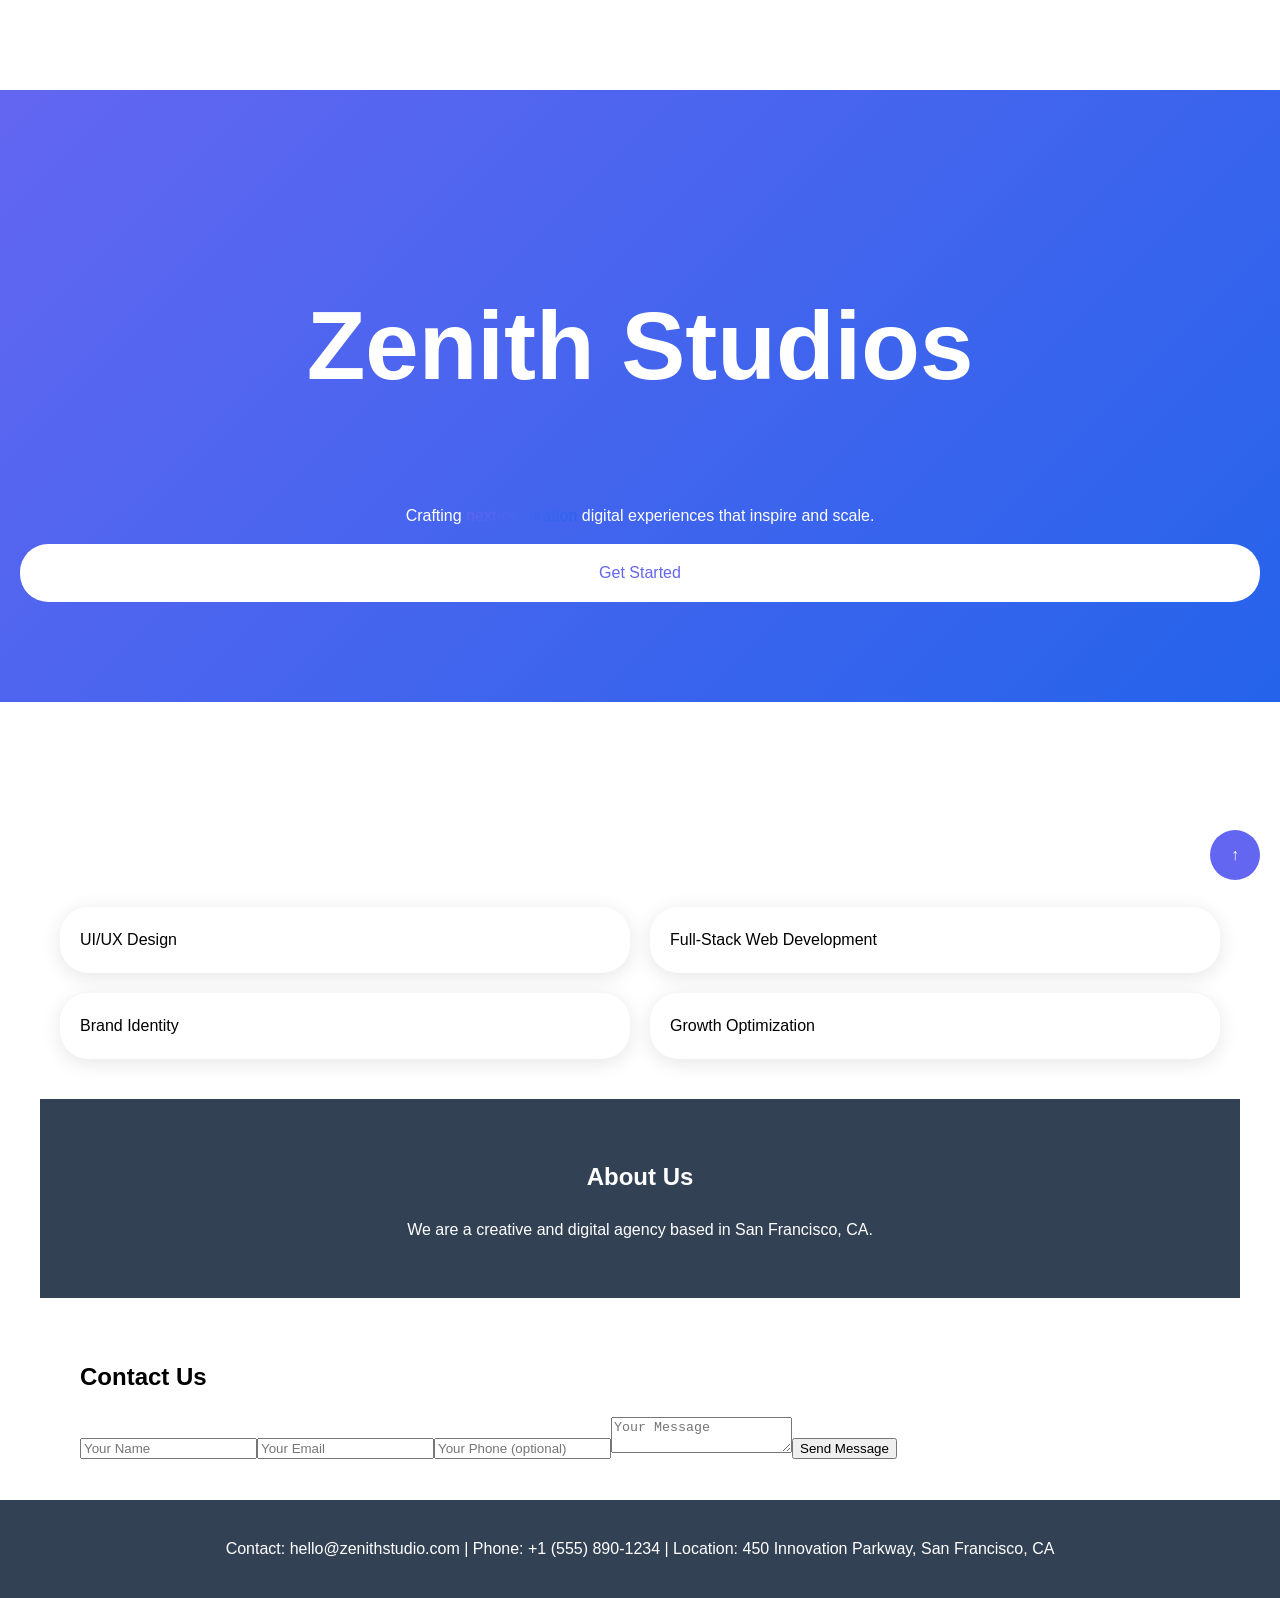
<file: published/zenith-studio-6/index.html>
<!DOCTYPE html>
<html lang="en">
<head>
<meta charset="UTF-8">
<meta name="viewport" content="width=device-width, initial-scale=1.0">
<title>Zenith Studio - Crafting next-generation digital experiences that inspire and scale.</title>

<style>
html { scroll-behavior: smooth; }
        body { margin: 0; font-family: Arial, sans-serif; line-height: 1.6; }
        header { position: sticky; top: 0; backdrop-filter: blur(10px); padding: 1rem; z-index: 1000; }
        nav ul { display: flex; list-style: none; justify-content: space-around; }
        nav a { text-decoration: none; color: #fff; transition: color 0.3s; }
        nav a:hover { color: #6366f1; }
        .hero { background: linear-gradient(135deg, #6366f1, #2563eb); color: #fff; text-align: center; padding: 100px 20px; }
        .hero h1 { font-size: clamp(3rem, 8vw, 6rem); }
        .cta { background: #fff; color: #6366f1; padding: 1rem 2rem; border-radius: 28px; cursor: pointer; transition: transform 0.3s; }
        .cta:hover { transform: scale(1.05); }
        .services, .about, .metrics, .contact { max-width: 1200px; margin: auto; padding: 40px 20px; }
        .services { display: grid; grid-template-columns: 1fr 1fr; gap: 20px; }
        .service-card { border-radius: 28px; box-shadow: 0 4px 20px rgba(0, 0, 0, 0.1); padding: 20px; }
        .about { background-color: #334155; color: #fff; padding: 40px; text-align: center; }
        .metrics { display: flex; justify-content: space-between; }
        .metric-card { background: linear-gradient(135deg, #6366f1, #059669); border-radius: 28px; padding: 20px; color: #fff; flex: 1; margin: 10px; text-align: center; }
        .contact { background: rgba(255, 255, 255, 0.8); border-radius: 28px; padding: 40px; backdrop-filter: blur(10px); }
        footer { text-align: center; padding: 20px; background: #334155; color: #fff; }
        .back-to-top { position: fixed; bottom: 20px; right: 20px; background: #6366f1; color: #fff; border-radius: 50%; width: 50px; height: 50px; display: flex; align-items: center; justify-content: center; cursor: pointer; }
        .revealed { opacity: 1; transform: translateY(0); }
        .metric-card { opacity: 0; transform: translateY(20px); transition: opacity 0.5s, transform 0.5s; }

/* Studio Overrides */
* { box-sizing: border-box; } body {margin: 0;}#i5op2{background:linear-gradient(135deg, #6366f1, #2563eb);-webkit-background-clip:text;color:transparent;}

/* Mobile Overrides */
@media (max-width: 767px) {
  [data-mobile-id][data-mobile-padding] { padding: var(--mb-p, inherit); }
  [data-mobile-bg] { background: attr(data-mobile-bg type(<color>), inherit); }
  [data-mobile-color] { color: attr(data-mobile-color type(<color>), inherit); }
  [data-mobile-font-size] { font-size: attr(data-mobile-font-size type(<length>), inherit); }
  [data-mobile-text-align] { text-align: attr(data-mobile-text-align type(<custom-ident>), inherit); }
  [data-mobile-display] { display: attr(data-mobile-display type(<custom-ident>), inherit); }
  [data-mobile-width] { width: attr(data-mobile-width type(<length>), auto); }
  [data-mobile-height] { height: attr(data-mobile-height type(<length>), auto); }
  [data-mobile-min-height] { min-height: attr(data-mobile-min-height type(<length>), auto); }
  [data-mobile-max-width] { max-width: attr(data-mobile-max-width type(<length>), none); }
  [data-mobile-margin] { margin: attr(data-mobile-margin type(<length>), inherit); }
  [data-mobile-border-radius] { border-radius: attr(data-mobile-border-radius type(<length>), inherit); }
  [data-mobile-hide="true"] { display: none !important; }
}
</style>
</head>
<body>
<body><header id="section-1" data-section-name="Section 1"><nav><ul><li><a href="#hero">Home</a></li><li><a href="#metrics">Metrics</a></li><li><a href="#services">Services</a></li><li><a href="#about">About</a></li><li><a href="#contact">Contact</a></li></ul></nav></header><section id="hero" class="hero"><h1 id="ihb4w">Zenith Studios</h1><p>Crafting <span id="i5op2">next-generation</span> digital experiences that inspire and scale.</p><div class="cta">Get Started</div></section><section id="metrics" class="metrics"><div class="metric-card revealed">Metric 1</div><div class="metric-card revealed">Metric 2</div><div class="metric-card revealed">Metric 3</div></section><section id="services" class="services"><div class="service-card">UI/UX Design</div><div class="service-card">Full-Stack Web Development</div><div class="service-card">Brand Identity</div><div class="service-card">Growth Optimization</div></section><section id="about" class="about"><h2>About Us</h2><p>We are a creative and digital agency based in San Francisco, CA.</p></section><section id="contact" class="contact"><h2>Contact Us</h2><form id="contact-form" method="POST"><input type="text" name="name" placeholder="Your Name" required/><input type="email" name="email" placeholder="Your Email" required/><input type="text" name="phone" placeholder="Your Phone (optional)"/><textarea name="message" placeholder="Your Message" required></textarea><button type="submit">Send Message</button></form></section><footer id="section-7" data-section-name="Section 7"><p>Contact: hello@zenithstudio.com | Phone: +1 (555) 890-1234 | Location: 450 Innovation Parkway, San Francisco, CA</p></footer><div class="back-to-top">↑</div><script>
/* WebCraft contact wiring — sends this form to contact.php via platform mailer */
(function(){
  function note(msg, ok){
    var d = document.createElement('div');
    d.textContent = msg;
    d.style.cssText = 'position:fixed;bottom:24px;left:50%;transform:translateX(-50%);z-index:99999;padding:12px 22px;border-radius:10px;font-weight:700;font-size:14px;font-family:inherit;box-shadow:0 10px 30px rgba(0,0,0,.4);background:' + (ok ? '#059669' : '#dc2626') + ';color:#fff;';
    document.body.appendChild(d);
    setTimeout(function(){ d.remove(); }, 4000);
  }
  document.addEventListener('submit', function(e){
    var f = e.target;
    if (!f || f.tagName !== 'FORM' || f.dataset.wcWired) return;
    var hasEmail = f.querySelector('input[type=email]');
    var hasMsg = f.querySelector('textarea') || f.querySelector('[name=message],[name=your-message],[name=comments]') || f.id === 'contact-form';
    if (!hasEmail || !hasMsg) return; // not a contact form — leave it alone
    e.preventDefault();
    e.stopImmediatePropagation();
    f.dataset.wcWired = '1';
    var btn = f.querySelector('[type=submit],button');
    var orig = btn ? btn.innerHTML : '';
    if (btn) { btn.disabled = true; btn.innerHTML = 'Sending…'; }
    fetch('contact.php', { method: 'POST', body: new FormData(f) })
      .then(function(r){ return r.json(); })
      .then(function(j){
        if (j && j.success) {
          f.innerHTML = '<div style="padding:28px;text-align:center;background:rgba(16,185,129,.1);border:1.5px solid #10b981;border-radius:12px;font-weight:700;">✓ Thank you! Your message has been sent. We will reply soon.</div>';
        } else {
          note((j && j.error) || 'Could not send. Try again.', false);
          if (btn) { btn.disabled = false; btn.innerHTML = orig; }
          delete f.dataset.wcWired;
        }
      })
      .catch(function(){
        note('Network error. Try again.', false);
        if (btn) { btn.disabled = false; btn.innerHTML = orig; }
        delete f.dataset.wcWired;
      });
  }, true);
})();
</script>
</body>

<script>
        const metrics = document.querySelectorAll('.metric-card');
        const observer = new IntersectionObserver((entries) => {
            entries.forEach(entry => {
                if (entry.isIntersecting) {
                    entry.target.classList.add('revealed');
                }
            });
        });
        metrics.forEach(metric => observer.observe(metric));
    </script>
<script id="wc-animation-runtime">
(function(){
  var KEYFRAMES = {
    fadeIn:[{opacity:0},{opacity:1}],
    slideUp:[{opacity:0,transform:'translateY(50px)'},{opacity:1,transform:'translateY(0)'}],
    slideDown:[{opacity:0,transform:'translateY(-50px)'},{opacity:1,transform:'translateY(0)'}],
    slideLeft:[{opacity:0,transform:'translateX(50px)'},{opacity:1,transform:'translateX(0)'}],
    slideRight:[{opacity:0,transform:'translateX(-50px)'},{opacity:1,transform:'translateX(0)'}],
    zoomIn:[{opacity:0,transform:'scale(0.7)'},{opacity:1,transform:'scale(1)'}],
    zoomOut:[{opacity:0,transform:'scale(1.3)'},{opacity:1,transform:'scale(1)'}],
    bounce:[{transform:'translateY(0)'},{transform:'translateY(-30px)'},{transform:'translateY(0)'},{transform:'translateY(-15px)'},{transform:'translateY(0)'}],
    rotate:[{opacity:0,transform:'rotate(-180deg) scale(0.7)'},{opacity:1,transform:'rotate(0deg) scale(1)'}],
    flip:[{opacity:0,transform:'perspective(400px) rotateY(90deg)'},{opacity:1,transform:'perspective(400px) rotateY(0deg)'}],
    pulse:[{transform:'scale(1)'},{transform:'scale(1.08)'},{transform:'scale(1)'}],
    shake:[{transform:'translateX(0)'},{transform:'translateX(-8px)'},{transform:'translateX(8px)'},{transform:'translateX(-6px)'},{transform:'translateX(6px)'},{transform:'translateX(0)'}],
    blur:[{opacity:0,filter:'blur(12px)'},{opacity:1,filter:'blur(0)'}],
    lightSpeed:[{opacity:0,transform:'translateX(80px) skewX(-25deg)'},{opacity:1,transform:'translateX(0) skewX(0)'}]
  };
  function preApply(el, kf){ if(!kf||!kf[0]) return; var f=kf[0]; if('opacity' in f) el.style.opacity=f.opacity; if('transform' in f) el.style.transform=f.transform; if('filter' in f) el.style.filter=f.filter; }
  function play(el){
    var type=el.getAttribute('data-anim'), kf=KEYFRAMES[type]; if(!kf) return;
    var dur=parseInt(el.getAttribute('data-anim-duration'))||700, delay=parseInt(el.getAttribute('data-anim-delay'))||0;
    var easing=el.getAttribute('data-anim-easing')||'cubic-bezier(0.22,1,0.36,1)';
    var rep=el.getAttribute('data-anim-repeat')||'1', iter=rep==='infinite'?Infinity:(parseInt(rep)||1);
    try { if(el._wcAnim&&el._wcAnim.cancel) el._wcAnim.cancel(); el._wcAnim=el.animate(kf,{duration:dur,delay:delay,easing:easing,fill:'both',iterations:iter}); } catch(e){}
  }
  function init(){
    var els=document.querySelectorAll('[data-anim]'); if(!els.length) return;
    var io=('IntersectionObserver' in window) ? new IntersectionObserver(function(entries){ entries.forEach(function(e){ if(e.isIntersecting){ play(e.target); io.unobserve(e.target); } }); },{threshold:0.15}) : null;
    Array.prototype.forEach.call(els,function(el){
      var trig=el.getAttribute('data-anim-trigger')||'scroll', kf=KEYFRAMES[el.getAttribute('data-anim')];
      if(trig==='scroll'||trig==='load') preApply(el,kf);
      if(trig==='scroll'){ if(io) io.observe(el); else play(el); }
      else if(trig==='load'){ requestAnimationFrame(function(){ play(el); }); }
      else if(trig==='hover'){ el.addEventListener('mouseenter',function(){ play(el); }); }
      else if(trig==='click'){ el.addEventListener('click',function(ev){ ev.preventDefault(); play(el); }); }
    });
  }
  if(document.readyState==='loading') document.addEventListener('DOMContentLoaded', init); else init();
})();
</script>
</body>
</html>
</file>
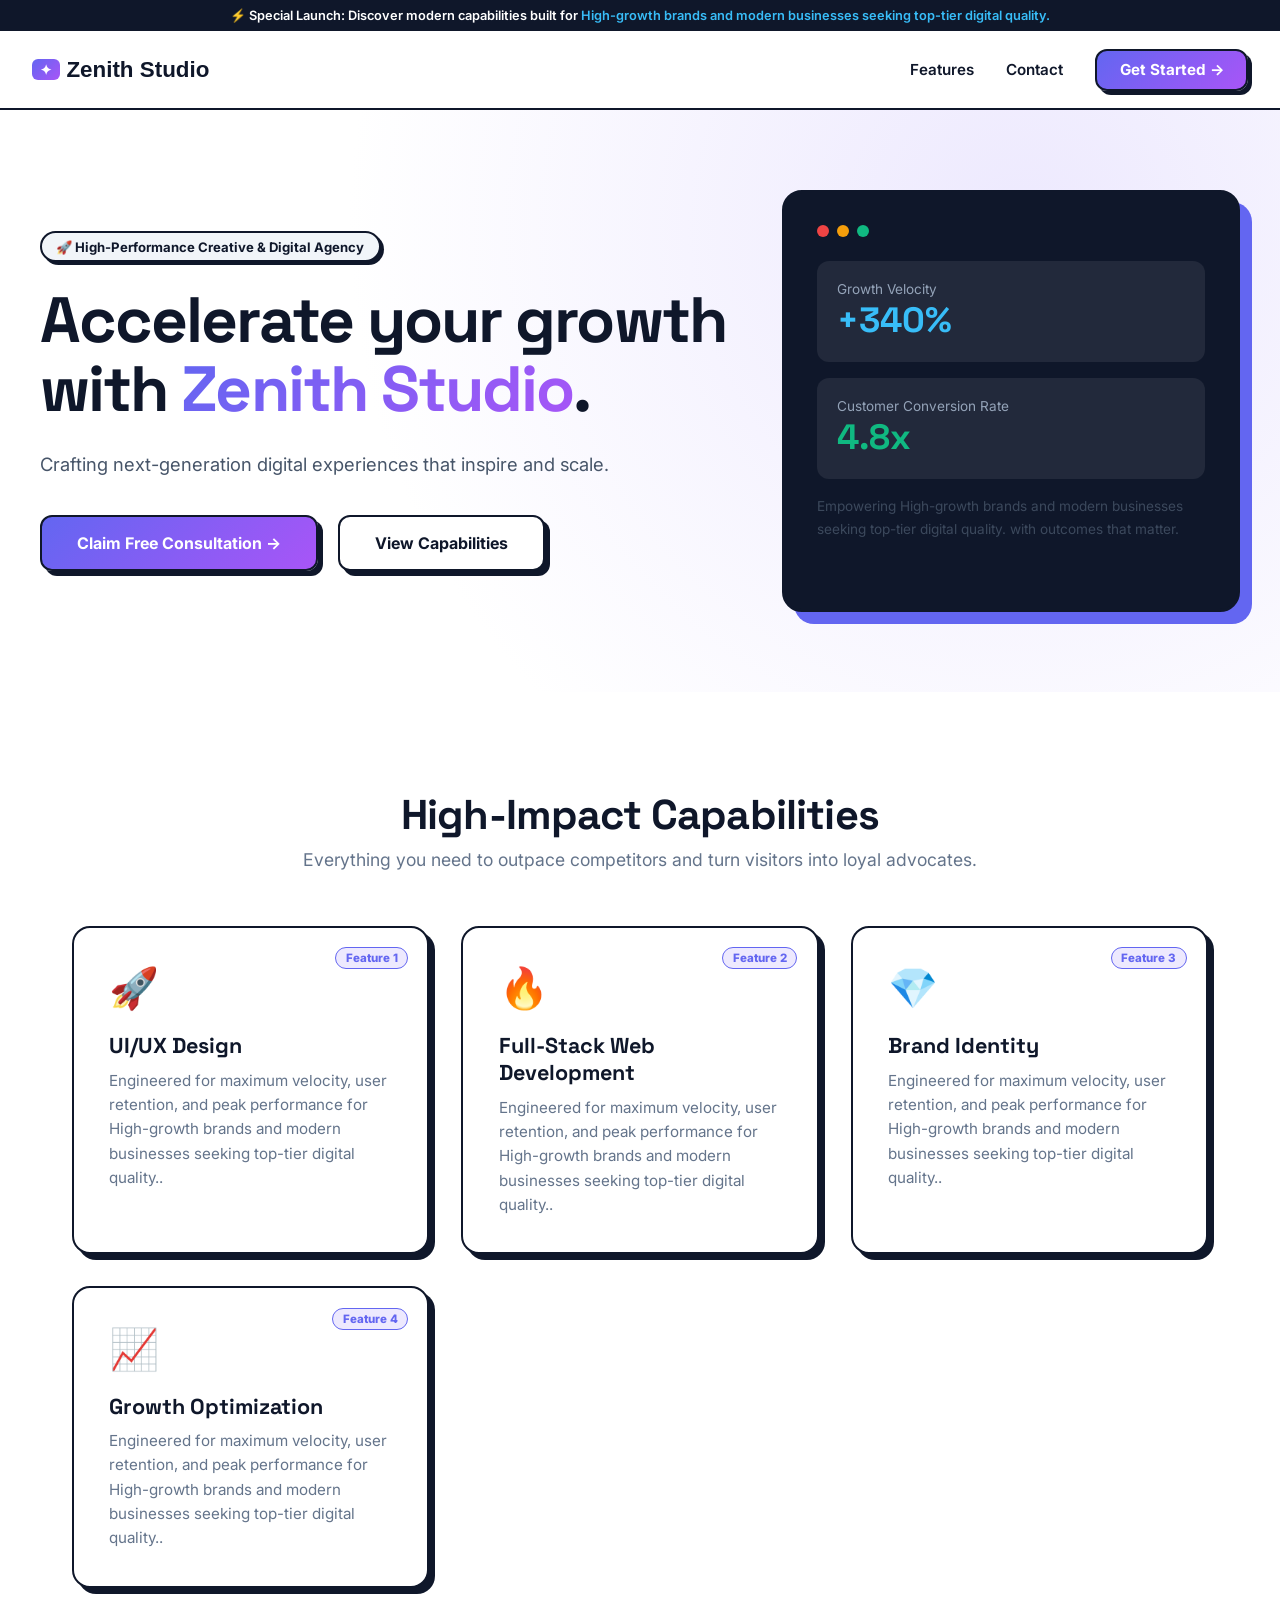
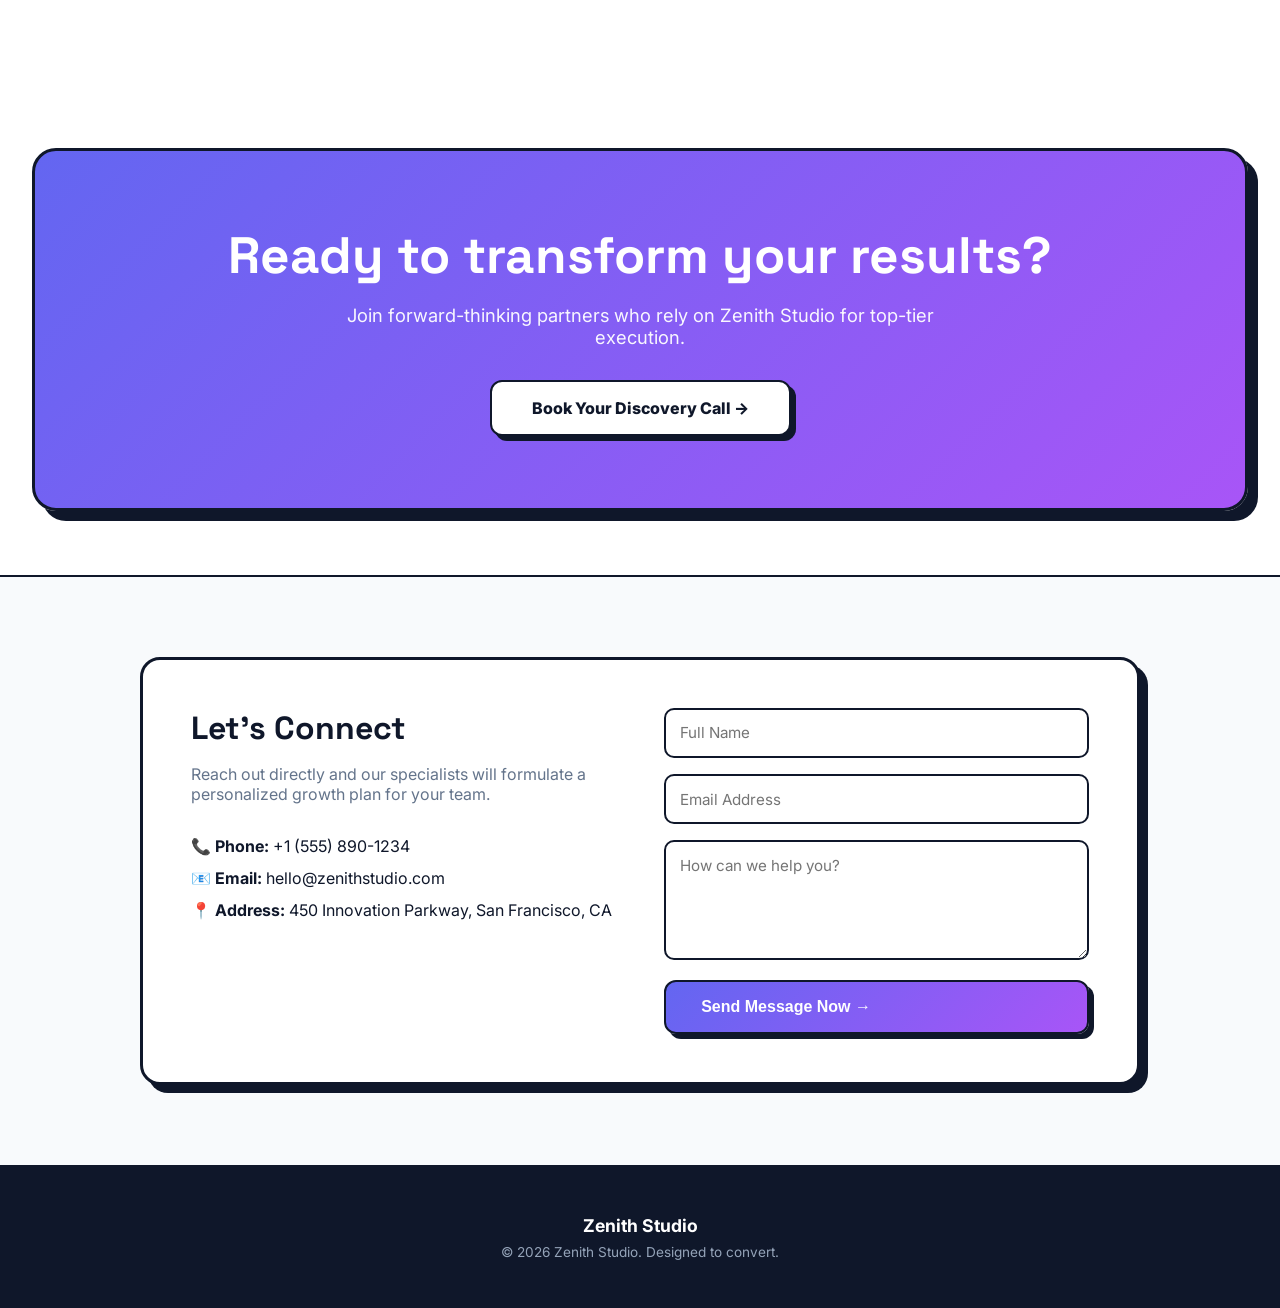
<file: published/zenith-studio-db87d6/index.html>
<!DOCTYPE html>
<html lang="en">
<head>
<meta charset="UTF-8">
<meta name="viewport" content="width=device-width, initial-scale=1.0">
<title>Zenith Studio | Accelerate Your Vision</title>
<link href="https://fonts.googleapis.com/css2?family=Space+Grotesk:wght@400;500;600;700;800&amp;family=Inter:wght@400;500;600;700&amp;display=swap" rel="stylesheet">
<style>
*, *::before, *::after { box-sizing: border-box; margin: 0; padding: 0; }
body { font-family: 'Inter', sans-serif; color: #0f172a; background: #ffffff; overflow-x: hidden; }
:root {
  --primary: #6366f1;
  --primary-gradient: linear-gradient(135deg, #6366f1 0%, #a855f7 100%);
  --primary-light: #ede9fe;
  --dark: #0f172a;
}
h1, h2, h3, h4, .brand-font { font-family: 'Space Grotesk', sans-serif; }
a { text-decoration: none; color: inherit; }

.top-bar {
  background: var(--dark); color: #fff; font-size: 0.8rem; font-weight: 600;
  text-align: center; padding: 0.5rem 1rem;
}
.top-bar span { color: #38bdf8; }

.nav {
  position: sticky; top: 0; z-index: 100;
  background: rgba(255, 255, 255, 0.95); backdrop-filter: blur(10px);
  border-bottom: 2px solid #0f172a; padding: 1.1rem 2rem;
  display: flex; justify-content: space-between; align-items: center;
}
.logo { font-size: 1.4rem; font-weight: 800; color: #0f172a; display: flex; align-items: center; gap: 0.4rem; }
.logo-badge { background: var(--primary-gradient); color: #fff; border-radius: 6px; padding: 0.15rem 0.5rem; font-size: 0.85rem; }
.nav-links { display: flex; align-items: center; gap: 2rem; font-weight: 600; font-size: 0.95rem; }
.nav-btn {
  background: var(--primary-gradient); color: #fff !important;
  padding: 0.6rem 1.4rem; border-radius: 12px; font-weight: 700;
  box-shadow: 4px 4px 0px #0f172a; border: 2px solid #0f172a;
  transition: transform 0.15s, box-shadow 0.15s;
}
.nav-btn:hover { transform: translate(-2px, -2px); box-shadow: 6px 6px 0px #0f172a; }
.hamburger { display: none; background: none; border: none; font-size: 1.5rem; cursor: pointer; color: #0f172a; }

#mobile-drawer {
  display: none; flex-direction: column; background: #fff; padding: 1.5rem;
  border-bottom: 2px solid #0f172a; gap: 1rem; font-weight: 700;
}
#mobile-drawer.open { display: flex; }

.hero {
  padding: 5rem 2rem; background: radial-gradient(circle at 80% 20%, #ede9fe 0%, #ffffff 60%);
}
.hero-container {
  max-width: 1200px; margin: 0 auto; display: grid; grid-template-columns: 1.2fr 0.8fr; gap: 3.5rem; align-items: center;
}
.pill-badge {
  display: inline-flex; align-items: center; gap: 0.5rem;
  background: #f1f5f9; border: 2px solid #0f172a; padding: 0.35rem 0.9rem; border-radius: 999px;
  font-size: 0.82rem; font-weight: 700; box-shadow: 3px 3px 0px #0f172a; margin-bottom: 1.5rem;
}
.hero h1 {
  font-size: clamp(2.5rem, 5vw, 4.2rem); font-weight: 800; line-height: 1.08; color: #0f172a; margin-bottom: 1.5rem; letter-spacing: -0.03em;
}
.hero h1 span {
  background: var(--primary-gradient); -webkit-background-clip: text; -webkit-text-fill-color: transparent;
}
.hero p { font-size: 1.15rem; color: #475569; line-height: 1.7; margin-bottom: 2.2rem; max-width: 580px; }
.hero-cta-group { display: flex; gap: 1.2rem; flex-wrap: wrap; }
.btn-bold {
  padding: 1rem 2.2rem; border-radius: 12px; background: var(--primary-gradient); color: #fff;
  font-size: 1rem; font-weight: 700; border: 2px solid #0f172a; box-shadow: 5px 5px 0px #0f172a;
  transition: transform 0.15s, box-shadow 0.15s; display: inline-flex; align-items: center; gap: 0.5rem;
}
.btn-bold:hover { transform: translate(-2px, -2px); box-shadow: 7px 7px 0px #0f172a; }
.btn-outline-bold {
  padding: 1rem 2.2rem; border-radius: 12px; background: #fff; color: #0f172a;
  font-size: 1rem; font-weight: 700; border: 2px solid #0f172a; box-shadow: 5px 5px 0px #0f172a;
  transition: transform 0.15s, box-shadow 0.15s;
}
.btn-outline-bold:hover { transform: translate(-2px, -2px); box-shadow: 7px 7px 0px #0f172a; background: #f8fafc; }

.hero-mockup {
  background: #0f172a; border: 3px solid #0f172a; border-radius: 20px;
  padding: 2rem; color: #fff; box-shadow: 12px 12px 0px var(--primary);
}
.mockup-header { display: flex; gap: 0.5rem; margin-bottom: 1.5rem; }
.mockup-dot { width: 12px; height: 12px; border-radius: 50%; background: #ef4444; }
.mockup-dot:nth-child(2) { background: #f59e0b; }
.mockup-dot:nth-child(3) { background: #10b981; }
.mockup-box { background: rgba(255,255,255,0.08); border-radius: 12px; padding: 1.25rem; margin-bottom: 1rem; }
.mockup-stat { font-size: 2.2rem; font-weight: 800; color: #38bdf8; font-family: 'Space Grotesk'; }

.section { padding: 6rem 2rem; max-width: 1200px; margin: 0 auto; }
.section-title { font-size: 2.6rem; font-weight: 800; text-align: center; margin-bottom: 0.5rem; letter-spacing: -0.02em; }
.section-subtitle { text-align: center; color: #64748b; font-size: 1.1rem; margin-bottom: 3.5rem; }

.bold-grid { display: grid; grid-template-columns: repeat(auto-fit, minmax(280px, 1fr)); gap: 2rem; }
.bold-card {
  background: #ffffff; border: 2.5px solid #0f172a; border-radius: 18px;
  padding: 2.2rem; box-shadow: 6px 6px 0px #0f172a; transition: transform 0.2s, box-shadow 0.2s;
  position: relative;
}
.bold-card:hover { transform: translate(-3px, -3px); box-shadow: 9px 9px 0px #0f172a; }
.bold-badge {
  position: absolute; top: 1.2rem; right: 1.2rem; background: var(--primary-light); color: var(--primary);
  font-size: 0.72rem; font-weight: 800; padding: 0.2rem 0.6rem; border-radius: 999px; border: 1px solid var(--primary);
}
.bold-icon { font-size: 2.5rem; margin-bottom: 1.25rem; }
.bold-card h3 { font-size: 1.35rem; font-weight: 700; margin-bottom: 0.6rem; }
.bold-card p { color: #64748b; font-size: 0.95rem; line-height: 1.6; }

.cta-banner {
  background: var(--primary-gradient); border: 3px solid #0f172a; border-radius: 24px;
  padding: 4.5rem 2rem; text-align: center; color: #fff; box-shadow: 10px 10px 0px #0f172a; margin: 4rem 2rem;
}
.cta-banner h2 { font-size: clamp(2rem, 4vw, 3.2rem); font-weight: 800; margin-bottom: 1rem; }
.cta-banner p { font-size: 1.15rem; max-width: 600px; margin: 0 auto 2rem; opacity: 0.95; }
.btn-white {
  background: #ffffff; color: #0f172a; padding: 1rem 2.5rem; border-radius: 12px;
  font-weight: 800; font-size: 1rem; border: 2px solid #0f172a; box-shadow: 5px 5px 0px #0f172a;
  display: inline-block; cursor: pointer; transition: transform 0.15s;
}
.btn-white:hover { transform: translate(-2px, -2px); box-shadow: 7px 7px 0px #0f172a; }

.contact-section { background: #f8fafc; border-top: 2px solid #0f172a; padding: 5rem 2rem; }
.contact-wrap {
  max-width: 1000px; margin: 0 auto; background: #fff; border: 3px solid #0f172a;
  border-radius: 20px; padding: 3rem; box-shadow: 8px 8px 0px #0f172a;
  display: grid; grid-template-columns: 1fr 1fr; gap: 3rem;
}
.contact-form input, .contact-form textarea {
  width: 100%; padding: 0.85rem; border: 2px solid #0f172a; border-radius: 10px;
  margin-bottom: 1rem; font-family: inherit; font-size: 0.95rem;
}
.contact-form textarea { min-height: 120px; }

#back-to-top {
  display: none; position: fixed; bottom: 2rem; right: 2rem; z-index: 90;
  width: 44px; height: 44px; border-radius: 10px; background: #0f172a;
  color: #fff; border: 2px solid #0f172a; box-shadow: 3px 3px 0px #fff;
  cursor: pointer; align-items: center; justify-content: center; font-size: 1.2rem;
}

footer { background: #0f172a; color: #fff; padding: 3rem 2rem; border-top: 2px solid #0f172a; text-align: center; }

@media (max-width: 850px) {
  .hero-container, .contact-wrap { grid-template-columns: 1fr; }
  .nav-links { display: none; }
  .hamburger { display: block; }
}

/* Visual Studio Overrides */
* { box-sizing: border-box; } body {margin: 0;}#ilsp8{font-size:0.85rem;color:#94a3b8;}#i7rpq{font-size:0.85rem;color:#94a3b8;}#iwswu{color:#10b981;}#icd0n{font-size:0.85rem;opacity:0.8;}#ig0qhi{font-size:2rem;margin-bottom:1rem;}#ikjnmp{color:#64748b;margin-bottom:2rem;}#iho7ag{margin-bottom:0.75rem;}#izowua{margin-bottom:0.75rem;}#in69v6{width:100%;cursor:pointer;}#ih9a2k{font-weight:700;font-size:1.1rem;margin-bottom:0.5rem;}#it0i0j{font-size:0.85rem;color:#94a3b8;}.logo{font-family:Comic Sans MS, cursive, sans-serif;}
</style>
</head>
<body>
<body><div class="top-bar">⚡ Special Launch: Discover modern capabilities built for <span>High-growth brands and modern businesses seeking top-tier digital quality.</span></div><nav class="nav"><a href="#" class="logo"><span class="logo-badge">✦</span>
    Zenith Studio
  </a><div class="nav-links"><a href="#services">Features</a><a href="#contact">Contact</a><a href="#contact" class="nav-btn">Get Started →</a></div><button class="hamburger">☰</button></nav><div id="mobile-drawer"><a href="#services">Features</a><a href="#contact">Contact</a></div><header class="hero"><div class="hero-container"><div><div class="pill-badge">🚀 High-Performance Creative &amp; Digital Agency</div><h1>Accelerate your growth with <span>Zenith Studio</span>.</h1><p>Crafting next-generation digital experiences that inspire and scale.</p><div class="hero-cta-group"><a href="#contact" class="btn-bold">Claim Free Consultation →</a><a href="#services" class="btn-outline-bold">View Capabilities</a></div></div><div class="hero-mockup"><div class="mockup-header"><div class="mockup-dot"></div><div class="mockup-dot"></div><div class="mockup-dot"></div></div><div class="mockup-box"><div id="ilsp8">Growth Velocity</div><div class="mockup-stat">+340%</div></div><div class="mockup-box"><div id="i7rpq">Customer Conversion Rate</div><div class="mockup-stat" id="iwswu">4.8x</div></div><p id="icd0n">Empowering High-growth brands and modern businesses seeking top-tier digital quality. with outcomes that matter.</p></div></div></header><section id="services" class="section"><h2 class="section-title">High-Impact Capabilities</h2><p class="section-subtitle">Everything you need to outpace competitors and turn visitors into loyal advocates.</p><div class="bold-grid"><div class="bold-card"><div class="bold-badge">Feature 1</div><div class="bold-icon">🚀</div><h3>UI/UX Design</h3><p>Engineered for maximum velocity, user retention, and peak performance for High-growth brands and modern businesses seeking top-tier digital quality..</p></div><div class="bold-card"><div class="bold-badge">Feature 2</div><div class="bold-icon">🔥</div><h3>Full-Stack Web Development</h3><p>Engineered for maximum velocity, user retention, and peak performance for High-growth brands and modern businesses seeking top-tier digital quality..</p></div><div class="bold-card"><div class="bold-badge">Feature 3</div><div class="bold-icon">💎</div><h3>Brand Identity</h3><p>Engineered for maximum velocity, user retention, and peak performance for High-growth brands and modern businesses seeking top-tier digital quality..</p></div><div class="bold-card"><div class="bold-badge">Feature 4</div><div class="bold-icon">📈</div><h3>Growth Optimization</h3><p>Engineered for maximum velocity, user retention, and peak performance for High-growth brands and modern businesses seeking top-tier digital quality..</p></div></div></section><div class="cta-banner"><h2>Ready to transform your results?</h2><p>Join forward-thinking partners who rely on Zenith Studio for top-tier execution.</p><a href="#contact" class="btn-white">Book Your Discovery Call →</a></div><div id="contact" class="contact-section"><div class="contact-wrap"><div><h2 id="ig0qhi">Let's Connect</h2><p id="ikjnmp">Reach out directly and our specialists will formulate a personalized growth plan for your team.</p><p id="iho7ag"><strong>📞 Phone:</strong> +1 (555) 890-1234</p><p id="izowua"><strong>📧 Email:</strong> hello@zenithstudio.com</p><p><strong>📍 Address:</strong> 450 Innovation Parkway, San Francisco, CA</p></div><form class="contact-form"><input type="text" name="name" placeholder="Full Name" required/><input type="email" name="email" placeholder="Email Address" required/><textarea name="message" placeholder="How can we help you?" required></textarea><button type="submit" class="btn-bold" id="in69v6">Send Message Now →</button></form></div></div><button id="back-to-top" title="Back to top">↑</button><footer><p id="ih9a2k">Zenith Studio</p><p id="it0i0j">© 2026 Zenith Studio. Designed to convert.</p></footer></body>
<script>
// ── Zero-Code Intelligent Navigation & Smooth Scroll ──
document.querySelectorAll('a').forEach(anchor => {
  anchor.addEventListener('click', function(e) {
    let targetId = this.getAttribute('href') || '';
    let targetEl = null;

    // 1. Direct ID selector if specified (e.g. href="#about")
    if (targetId && targetId.startsWith('#') && targetId.length > 1) {
      try { targetEl = document.querySelector(targetId); } catch(err) {}
    }

    // 2. Intelligent fallback: Match by nav link text (e.g. user typed "About", "Services", "Pricing", "Team")
    if (!targetEl) {
      const rawText = this.innerText.trim().toLowerCase();
      const cleanSlug = rawText.replace(/[^a-z0-9]/g, '');
      if (cleanSlug.length >= 2) {
        // Check IDs by slug, common synonyms
        targetEl = document.getElementById(cleanSlug) ||
                   document.getElementById(cleanSlug.replace('us', '')) ||
                   document.querySelector('section[id*="' + cleanSlug + '"]');

        // Check if section headline matches link text (e.g. <h2>About Zenith</h2>)
        if (!targetEl) {
          const headings = document.querySelectorAll('section h1, section h2, section h3, header h1, header h2');
          for (const h of headings) {
            const hText = h.innerText.trim().toLowerCase().replace(/[^a-z0-9]/g, '');
            if (hText.includes(cleanSlug) || cleanSlug.includes(hText)) {
              targetEl = h.closest('section') || h.closest('header') || h;
              break;
            }
          }
        }
      }
    }

    if (targetEl) {
      e.preventDefault();
      targetEl.scrollIntoView({ behavior: 'smooth', block: 'start' });
      // If navigating to contact form, auto-focus first input
      if (targetId === '#contact' || targetEl.id === 'contact') {
        const firstInput = targetEl.querySelector('input, textarea');
        if (firstInput) setTimeout(() => firstInput.focus(), 600);
      }
      // Close mobile menu if open
      const mob = document.getElementById('mobile-drawer');
      if (mob) mob.classList.remove('open');
    }
  });
});

// ── Mobile Hamburger Drawer Toggle ──
function toggleMobileMenu() {
  const drawer = document.getElementById('mobile-drawer');
  if (drawer) drawer.classList.toggle('open');
}

// ── Back to Top Button ──
const btt = document.getElementById('back-to-top');
if (btt) {
  window.addEventListener('scroll', () => {
    btt.style.display = (window.scrollY > 400) ? 'flex' : 'none';
  });
  btt.addEventListener('click', () => window.scrollTo({ top: 0, behavior: 'smooth' }));
}

// ── Interactive Contact Form with Validation & Feedback ──
function handleContactSubmit(e) {
  e.preventDefault();
  const form = e.target;
  const name = form.querySelector('[name="name"], [type="text"]')?.value || 'Friend';
  const email = form.querySelector('[type="email"]')?.value || '';
  const btn = form.querySelector('button[type="submit"]');

  if (btn) {
    const origText = btn.innerHTML;
    btn.disabled = true;
    btn.innerHTML = '⏳ Sending Message…';

    setTimeout(() => {
      btn.disabled = false;
      btn.innerHTML = origText;
      form.reset();

      // Show in-page confirmation banner
      let modal = document.getElementById('form-success-banner');
      if (!modal) {
        modal = document.createElement('div');
        modal.id = 'form-success-banner';
        modal.style.cssText = 'position:fixed;bottom:2rem;right:2rem;z-index:9999;background:#059669;color:#fff;padding:1.25rem 1.75rem;border-radius:14px;box-shadow:0 15px 35px rgba(0,0,0,0.3);display:flex;align-items:center;gap:1rem;font-size:0.95rem;font-weight:600;transition:all 0.3s;max-width:420px;';
        document.body.appendChild(modal);
      }
      modal.innerHTML = `
        <div style="font-size:1.8rem">🎉</div>
        <div>
          <div style="font-weight:700">Thank you, ${name}!</div>
          <div style="font-size:0.85rem;opacity:0.9">Your message was delivered to Zenith Studio. We will reply to ${email || 'your email'} within 24 hours.</div>
        </div>
      `;
      modal.style.opacity = '1';
      modal.style.transform = 'translateY(0)';
      setTimeout(() => {
        modal.style.opacity = '0';
        modal.style.transform = 'translateY(20px)';
      }, 5000);
    }, 800);
  }
}

// ── Interactive FAQ Accordion ──
function toggleFaq(el) {
  const body = el.nextElementSibling;
  const icon = el.querySelector('.faq-icon');
  if (body) {
    const isOpen = body.style.display === 'block';
    body.style.display = isOpen ? 'none' : 'block';
    if (icon) icon.textContent = isOpen ? '+' : '−';
  }
}
</script>
</body>
</html>
</file>
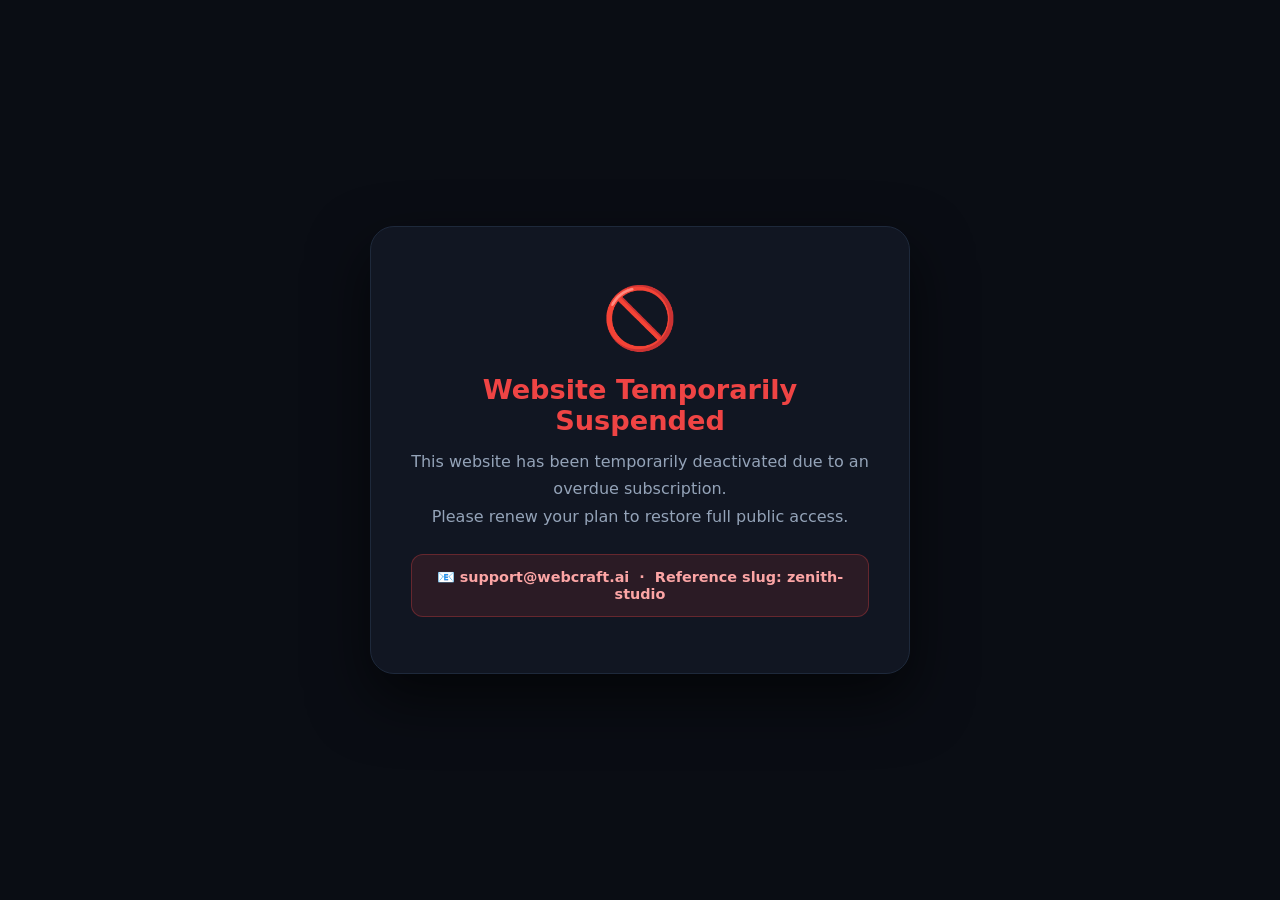
<file: published/zenith-studio/index.html>
<!DOCTYPE html>
<html lang="en">
<head>
<meta charset="UTF-8">
<meta name="viewport" content="width=device-width, initial-scale=1.0">
<title>Website Suspended — Payment Required</title>
<style>
  * { box-sizing: border-box; margin: 0; padding: 0; }
  body {
    font-family: 'Segoe UI', system-ui, sans-serif;
    background: #0a0d14;
    color: #e2e8f0;
    min-height: 100vh;
    display: flex;
    align-items: center;
    justify-content: center;
    text-align: center;
    padding: 24px;
  }
  .box {
    background: #111622;
    border: 1px solid #1e293b;
    border-radius: 24px;
    padding: 56px 40px;
    max-width: 540px;
    box-shadow: 0 25px 60px rgba(0,0,0,.6);
  }
  .icon { font-size: 3.8rem; margin-bottom: 20px; }
  h1 { font-size: 1.7rem; font-weight: 800; color: #ef4444; margin-bottom: 12px; }
  p  { color: #94a3b8; font-size: 1rem; line-height: 1.7; margin-bottom: 24px; }
  .contact { padding: 14px 20px; background: rgba(239,68,68,.12); border: 1px solid rgba(239,68,68,.3); border-radius: 12px; color: #fca5a5; font-size: .9rem; font-weight: 600; }
</style>
</head>
<body>
<div class="box">
  <div class="icon">🚫</div>
  <h1>Website Temporarily Suspended</h1>
  <p>This website has been temporarily deactivated due to an overdue subscription.<br>Please renew your plan to restore full public access.</p>
  <div class="contact">📧 support@webcraft.ai &nbsp;·&nbsp; Reference slug: zenith-studio</div>
</div>
</body>
</html>
</file>
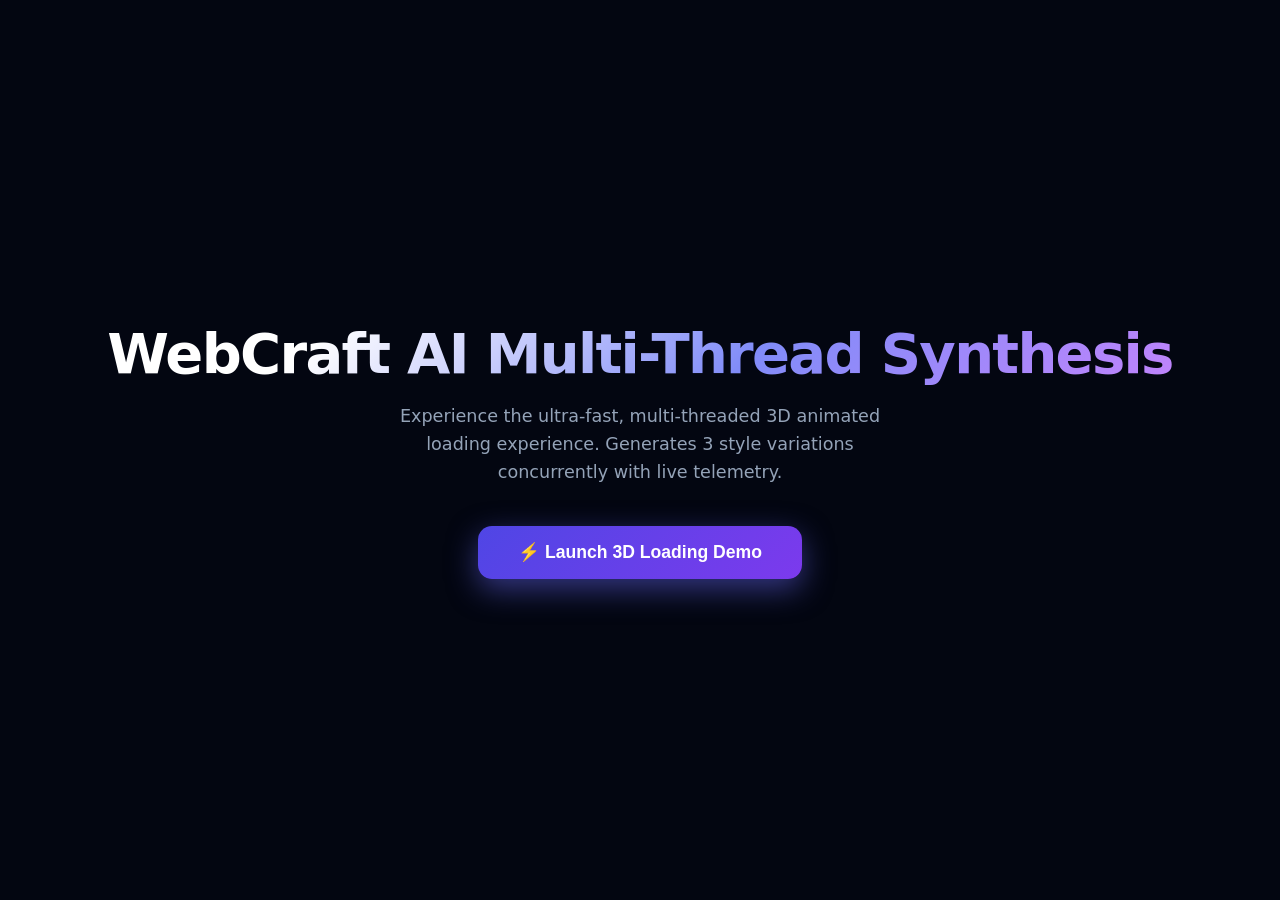
<file: test-loader.html>
<!DOCTYPE html>
<html lang="en">
<head>
<meta charset="UTF-8">
<meta name="viewport" content="width=device-width, initial-scale=1.0">
<title>✦ WebCraft AI — 3D Cybernetic Parallel Synthesis Loader</title>
<style>
* { margin:0; padding:0; box-sizing:border-box; }
body { background:#030611; font-family:'Plus Jakarta Sans',system-ui,sans-serif; color:#fff; min-height:100vh; display:flex; flex-direction:column; }

.hero-box {
  flex:1; display:flex; flex-direction:column; align-items:center; justify-content:center;
  gap:1rem; text-align:center; padding:2rem;
}
.hero-box h1 {
  font-size: clamp(2rem, 5vw, 3.5rem); font-weight:900; letter-spacing:-0.03em;
  background: linear-gradient(135deg, #fff 20%, #818cf8 60%, #c084fc 100%);
  -webkit-background-clip:text; -webkit-text-fill-color:transparent;
}
.hero-box p { color:#94a3b8; font-size:1.1rem; max-width:540px; line-height:1.6; }
.trigger-btn {
  margin-top:1.5rem; padding:1rem 2.5rem; border-radius:14px; border:none;
  background:linear-gradient(135deg,#4f46e5,#7c3aed); color:#fff; font-size:1.1rem;
  font-weight:800; cursor:pointer; box-shadow:0 10px 30px rgba(99,102,241,0.5);
  transition:all 0.25s; display:inline-flex; align-items:center; gap:0.6rem;
}
.trigger-btn:hover { transform:translateY(-3px); box-shadow:0 15px 40px rgba(99,102,241,0.7); }

/* ══ 3D CYBERNETIC GENERATION OVERLAY ══ */
#gen-overlay {
  display: none;
  position: fixed; inset: 0; z-index: 99999;
  background: radial-gradient(circle at 50% 40%, #0d1226 0%, #03060f 70%, #010206 100%);
  align-items: center; justify-content: center;
  flex-direction: column;
  overflow: hidden;
  perspective: 1200px;
}
#gen-overlay.active { display: flex; animation: overlayIn 0.5s cubic-bezier(0.22,1,0.36,1); }
@keyframes overlayIn { from { opacity: 0; transform: scale(0.98); } to { opacity: 1; transform: scale(1); } }

/* Cybernetic HUD Top Bar */
.gen-hud-bar {
  position: absolute; top: 0; left: 0; right: 0; height: 48px;
  background: rgba(10,15,28,0.7); backdrop-filter: blur(12px);
  border-bottom: 1px solid rgba(99,102,241,0.25);
  display: flex; align-items: center; justify-content: space-between;
  padding: 0 1.5rem; z-index: 10;
}
.gen-hud-left, .gen-hud-right { display: flex; align-items: center; gap: 0.75rem; }
.gen-hud-dot {
  width: 8px; height: 8px; border-radius: 50%; background: #10b981;
  box-shadow: 0 0 10px #10b981, 0 0 20px rgba(16,185,129,0.5);
  animation: hudBlink 1.4s ease-in-out infinite alternate;
}
@keyframes hudBlink { 0% { opacity: 0.4; } 100% { opacity: 1; } }
.gen-hud-mono { font-family: 'Fira Code', 'Courier New', monospace; font-size: 0.72rem; color: #94a3b8; font-weight: 600; letter-spacing: 0.05em; }
.gen-hud-badge {
  background: linear-gradient(135deg, rgba(99,102,241,0.25), rgba(168,85,247,0.25));
  border: 1px solid rgba(129,140,248,0.4); border-radius: 999px;
  color: #c7d2fe; font-size: 0.68rem; font-weight: 800; padding: 0.2rem 0.65rem;
  letter-spacing: 0.03em;
}

/* Perspective Cyber Grid */
#gen-overlay::before {
  content: '';
  position: absolute; inset: 0;
  background-image:
    linear-gradient(rgba(99,102,241,0.12) 1px, transparent 1px),
    linear-gradient(90deg, rgba(99,102,241,0.12) 1px, transparent 1px);
  background-size: 44px 44px;
  transform: perspective(500px) rotateX(65deg) scale(3) translateY(20%);
  transform-origin: center bottom;
  animation: gridScroll 3s linear infinite;
  pointer-events: none;
}
@keyframes gridScroll { from { background-position: 0 0; } to { background-position: 0 44px; } }

/* Laser Scanner Beam */
#gen-overlay::after {
  content: '';
  position: absolute; left: 0; right: 0; height: 2px;
  background: linear-gradient(90deg, transparent 0%, rgba(99,102,241,0.8) 50%, rgba(56,189,248,0.8) 70%, transparent 100%);
  box-shadow: 0 0 20px rgba(99,102,241,0.9), 0 0 40px rgba(56,189,248,0.6);
  animation: laserScan 4.5s ease-in-out infinite;
  pointer-events: none;
}
@keyframes laserScan {
  0%   { top: 5%; opacity: 0; }
  10%  { opacity: 0.8; }
  90%  { opacity: 0.8; }
  100% { top: 95%; opacity: 0; }
}

/* ── 3D Stage & Rotating Quantum Cube ── */
.gen-stage-wrap {
  position: relative; z-index: 2; margin-top: 2rem; margin-bottom: 2rem;
  display: flex; align-items: center; justify-content: center;
}
.gen-cube-scene {
  width: 100px; height: 100px;
  perspective: 700px;
  position: relative;
}
.gen-cube {
  width: 100px; height: 100px;
  position: relative;
  transform-style: preserve-3d;
  animation: cubeSpin 6s linear infinite;
}
@keyframes cubeSpin {
  0%   { transform: rotateX(15deg) rotateY(0deg) rotateZ(0deg); }
  50%  { transform: rotateX(-25deg) rotateY(180deg) rotateZ(15deg); }
  100% { transform: rotateX(15deg) rotateY(360deg) rotateZ(0deg); }
}
.gen-cube-face {
  position: absolute; width: 100px; height: 100px;
  border: 1.5px solid rgba(129,140,248,0.8);
  background: rgba(15,23,42,0.45);
  backdrop-filter: blur(8px);
  display: flex; align-items: center; justify-content: center;
  font-size: 1.8rem;
  box-shadow: 0 0 25px rgba(99,102,241,0.3) inset, 0 0 15px rgba(99,102,241,0.2);
}
.gen-cube-face.front  { transform: rotateY(0deg)   translateZ(50px); }
.gen-cube-face.back   { transform: rotateY(180deg) translateZ(50px); border-color: rgba(168,85,247,0.85); box-shadow: 0 0 25px rgba(168,85,247,0.3) inset; }
.gen-cube-face.right  { transform: rotateY(90deg)  translateZ(50px); border-color: rgba(16,185,129,0.85); box-shadow: 0 0 25px rgba(16,185,129,0.3) inset; }
.gen-cube-face.left   { transform: rotateY(-90deg) translateZ(50px); border-color: rgba(56,189,248,0.85); box-shadow: 0 0 25px rgba(56,189,248,0.3) inset; }
.gen-cube-face.top    { transform: rotateX(90deg)  translateZ(50px); border-color: rgba(251,191,36,0.85); box-shadow: 0 0 25px rgba(251,191,36,0.3) inset; }
.gen-cube-face.bottom { transform: rotateX(-90deg) translateZ(50px); border-color: rgba(244,63,94,0.85);  box-shadow: 0 0 25px rgba(244,63,94,0.3) inset; }

/* Glowing Inner Energy Core */
.gen-cube-core {
  position: absolute; width: 44px; height: 44px;
  top: 28px; left: 28px; border-radius: 50%;
  background: radial-gradient(circle, #fff 0%, #818cf8 40%, #a855f7 70%, transparent 100%);
  box-shadow: 0 0 35px #818cf8, 0 0 60px #a855f7;
  transform: translateZ(0);
  animation: corePulse 1.8s ease-in-out infinite alternate;
}
@keyframes corePulse {
  0%   { transform: scale(0.85); filter: brightness(0.9); }
  100% { transform: scale(1.15); filter: brightness(1.4); }
}

/* ── Gyroscope Orbiting Rings ── */
.gen-rings {
  position: absolute; width: 230px; height: 230px;
  top: 50%; left: 50%; transform: translate(-50%, -50%);
  pointer-events: none; z-index: 1;
}
.gen-ring { position: absolute; inset: 0; border-radius: 50%; border: 1.8px solid transparent; }
.gen-ring-1 {
  border-top-color: #6366f1; border-right-color: rgba(99,102,241,0.5);
  box-shadow: 0 0 15px rgba(99,102,241,0.4);
  animation: ringSpin1 3s linear infinite;
}
.gen-ring-2 {
  inset: 18px;
  border-bottom-color: #a855f7; border-left-color: rgba(168,85,247,0.5);
  box-shadow: 0 0 15px rgba(168,85,247,0.4);
  animation: ringSpin2 2.2s linear infinite reverse;
}
.gen-ring-3 {
  inset: 36px;
  border-top-color: #06b6d4; border-right-color: rgba(6,182,212,0.4);
  box-shadow: 0 0 15px rgba(6,182,212,0.4);
  animation: ringSpin3 4s linear infinite;
}
@keyframes ringSpin1 { 0% { transform: rotateX(65deg) rotateY(20deg) rotateZ(0deg); } 100% { transform: rotateX(65deg) rotateY(20deg) rotateZ(360deg); } }
@keyframes ringSpin2 { 0% { transform: rotateX(-50deg) rotateY(45deg) rotateZ(0deg); } 100% { transform: rotateX(-50deg) rotateY(45deg) rotateZ(360deg); } }
@keyframes ringSpin3 { 0% { transform: rotateX(30deg) rotateY(-60deg) rotateZ(0deg); } 100% { transform: rotateX(30deg) rotateY(-60deg) rotateZ(360deg); } }

/* ── Content Area & Headings ── */
.gen-overlay-content { position: relative; z-index: 2; text-align: center; display: flex; flex-direction: column; align-items: center; max-width: 680px; width: 92vw; }

.gen-overlay-title {
  font-size: clamp(1.4rem, 3.2vw, 2.1rem); font-weight: 900; letter-spacing: -0.03em; margin-bottom: 0.35rem;
  background: linear-gradient(135deg, #ffffff 15%, #c7d2fe 55%, #e9d5ff 100%);
  -webkit-background-clip: text; -webkit-text-fill-color: transparent; background-clip: text;
  text-shadow: 0 0 40px rgba(129,140,248,0.3);
}

.gen-overlay-stage {
  font-size: 0.88rem; color: #cbd5e1; font-weight: 600; min-height: 1.4em;
  margin-bottom: 1rem; display: flex; align-items: center; gap: 0.5rem;
}
.gen-overlay-stage .stage-dot {
  width: 8px; height: 8px; border-radius: 50%; background: #6366f1;
  box-shadow: 0 0 12px #818cf8; animation: stagePulse 0.9s ease-in-out infinite; flex-shrink: 0;
}
@keyframes stagePulse { 0%,100% { transform: scale(1); opacity: 1; } 50% { transform: scale(1.4); opacity: 0.4; } }

/* Glowing Live Percentage */
.gen-pct-wrap {
  display: flex; align-items: baseline; gap: 0.15rem; margin-bottom: 0.6rem;
  font-family: 'Fira Code', monospace; font-size: 1.8rem; font-weight: 900;
  background: linear-gradient(135deg, #38bdf8, #818cf8, #c084fc);
  -webkit-background-clip: text; -webkit-text-fill-color: transparent; background-clip: text;
  filter: drop-shadow(0 0 14px rgba(99,102,241,0.5));
}
.gen-pct-wrap .pct-symbol { font-size: 1.1rem; opacity: 0.8; }

/* Neon Progress Track */
.gen-overlay-track {
  width: min(520px, 90vw); height: 7px; background: rgba(255,255,255,0.06);
  border-radius: 999px; overflow: hidden; margin-bottom: 1.35rem;
  box-shadow: 0 0 0 1px rgba(99,102,241,0.25), 0 0 20px rgba(99,102,241,0.15);
}
.gen-overlay-fill {
  height: 100%; width: 5%; border-radius: 999px;
  background: linear-gradient(90deg, #4f46e5 0%, #8b5cf6 45%, #06b6d4 100%);
  background-size: 200% 100%;
  animation: progressShimmer 2s linear infinite;
  box-shadow: 0 0 16px rgba(99,102,241,0.9), 0 0 32px rgba(6,182,212,0.4);
  transition: width 0.4s cubic-bezier(0.4,0,0.2,1);
}
@keyframes progressShimmer { 0% { background-position: 0% 50%; } 100% { background-position: 200% 50%; } }

/* Parallel 3-Variation Badges */
.gen-var-status {
  display: grid; grid-template-columns: repeat(3, 1fr); gap: 0.65rem;
  width: min(520px, 90vw); margin-bottom: 1.25rem;
}
@media (max-width: 580px) { .gen-var-status { grid-template-columns: 1fr; } }
.gen-vcard {
  background: rgba(15,23,42,0.65); border: 1px solid rgba(99,102,241,0.25);
  border-radius: 10px; padding: 0.5rem 0.65rem; text-align: left;
  display: flex; flex-direction: column; gap: 0.15rem;
  transition: all 0.3s ease;
}
.gen-vcard.ready {
  border-color: rgba(16,185,129,0.7); background: rgba(6,78,59,0.25);
  box-shadow: 0 0 15px rgba(16,185,129,0.25);
}
.gen-vcard-name { font-size: 0.72rem; font-weight: 700; color: #fff; white-space: nowrap; overflow: hidden; text-overflow: ellipsis; }
.gen-vcard-state { font-size: 0.65rem; color: #94a3b8; font-weight: 600; display: flex; align-items: center; gap: 0.3rem; }
.gen-vcard.ready .gen-vcard-state { color: #34d399; font-weight: 800; }
.gen-vcard.ready .gen-vcard-state::before { content: '✓ '; }

/* Live Telemetry Terminal Line */
.gen-terminal-box {
  width: min(520px, 90vw); background: rgba(5,8,16,0.8);
  border: 1px solid rgba(56,189,248,0.25); border-radius: 8px;
  padding: 0.45rem 0.85rem; display: flex; align-items: center; gap: 0.55rem;
  font-family: 'Fira Code', monospace; font-size: 0.72rem; color: #38bdf8;
  box-shadow: 0 4px 20px rgba(0,0,0,0.5); margin-bottom: 1.25rem;
}
.terminal-prompt { color: #818cf8; font-weight: 900; }
#gen-terminal-line { color: #e2e8f0; white-space: nowrap; overflow: hidden; text-overflow: ellipsis; }

/* Rotating Tip */
.gen-overlay-tip {
  font-size: 0.76rem; color: #64748b; font-weight: 600; max-width: 440px;
  line-height: 1.5; text-align: center; transition: opacity 0.3s;
}

/* Floating Starfield Particles */
.gen-particles { position: absolute; inset: 0; pointer-events: none; z-index: 0; overflow: hidden; }
.gen-particle { position: absolute; border-radius: 50%; animation: particleFloat linear infinite; }
@keyframes particleFloat {
  0%   { transform: translateY(100vh) scale(0); opacity: 0; }
  10%  { opacity: 1; }
  90%  { opacity: 0.6; }
  100% { transform: translateY(-10vh) scale(1); opacity: 0; }
}
</style>
</head>
<body>

<div class="hero-box">
  <h1>WebCraft AI Multi-Thread Synthesis</h1>
  <p>Experience the ultra-fast, multi-threaded 3D animated loading experience. Generates 3 style variations concurrently with live telemetry.</p>
  <button class="trigger-btn" onclick="startDemo()">⚡ Launch 3D Loading Demo</button>
</div>

<!-- ═══ 3D GENERATION OVERLAY ═══ -->
<div id="gen-overlay">
  <!-- Top Cyber Status Bar -->
  <div class="gen-hud-bar">
    <div class="gen-hud-left">
      <span class="gen-hud-dot"></span>
      <span class="gen-hud-mono">AI ENGINE: MULTI-THREADED PARALLEL</span>
    </div>
    <div class="gen-hud-right">
      <span class="gen-hud-badge">⚡ 3X ACCELERATED</span>
      <span class="gen-hud-mono" id="gen-hud-time">0.0s</span>
    </div>
  </div>

  <!-- Floating particles (injected by JS) -->
  <div class="gen-particles" id="gen-particles"></div>

  <!-- 3D Gyroscope & Quantum Cube Scene -->
  <div class="gen-stage-wrap">
    <div class="gen-cube-scene">
      <div class="gen-rings">
        <div class="gen-ring gen-ring-1"></div>
        <div class="gen-ring gen-ring-2"></div>
        <div class="gen-ring gen-ring-3"></div>
      </div>
      <div class="gen-cube">
        <div class="gen-cube-face front">✦</div>
        <div class="gen-cube-face back">🎨</div>
        <div class="gen-cube-face right">⚡</div>
        <div class="gen-cube-face left">🚀</div>
        <div class="gen-cube-face top">💡</div>
        <div class="gen-cube-face bottom">🌐</div>
        <div class="gen-cube-core"></div>
      </div>
    </div>
  </div>

  <!-- Main Content & Progress -->
  <div class="gen-overlay-content">
    <div class="gen-overlay-title">Synthesizing 3 Style Variations</div>
    <div class="gen-overlay-stage">
      <span class="stage-dot"></span>
      <span id="gen-overlay-text">Allocating parallel neural threads…</span>
    </div>

    <!-- Live Percentage Counter -->
    <div class="gen-pct-wrap">
      <span id="gen-pct-num">0</span><span class="pct-symbol">%</span>
    </div>

    <!-- Glowing Progress Track -->
    <div class="gen-overlay-track">
      <div class="gen-overlay-fill" id="gen-overlay-fill"></div>
    </div>

    <!-- Parallel 3-Variation Badges -->
    <div class="gen-var-status" id="gen-var-status">
      <div class="gen-vcard" id="gvcard-0">
        <span class="gvcard-name">1. Minimal Modern</span>
        <span class="gvcard-state" id="gvcard-state-0">⚡ Generating…</span>
      </div>
      <div class="gen-vcard" id="gvcard-1">
        <span class="gvcard-name">2. Bold Dynamic</span>
        <span class="gvcard-state" id="gvcard-state-1">⚡ Generating…</span>
      </div>
      <div class="gen-vcard" id="gvcard-2">
        <span class="gvcard-name">3. Luxury Dark</span>
        <span class="gvcard-state" id="gvcard-state-2">⚡ Generating…</span>
      </div>
    </div>

    <!-- Live Telemetry Terminal Line -->
    <div class="gen-terminal-box">
      <span class="terminal-prompt">&gt;</span>
      <span id="gen-terminal-line">Dispatching prompts to Puter AI cluster...</span>
    </div>

    <!-- Rotating Tip -->
    <div id="gen-overlay-tip" class="gen-overlay-tip">
      ✦ Multi-threaded parallel synthesis generates all 3 variations simultaneously
    </div>
  </div>
</div>

<script>
const TIPS = [
  '⚡ Parallel multi-threading generates all 3 variations simultaneously',
  '🎨 Synthesizing bespoke typography, color palettes, and responsive grids…',
  '⚡ Validating clean, semantic HTML5, CSS3, and interactive components…',
  '🔐 Preparing client-side interactive preview and CMS structures…',
  '🌐 Calibrating viewports for ultra-fast mobile, tablet, and desktop rendering…',
  '🚀 Finalizing assembly — almost ready for instant live preview…',
];

function startDemo() {
  const overlay = document.getElementById('gen-overlay');
  const fill = document.getElementById('gen-overlay-fill');
  const text = document.getElementById('gen-overlay-text');
  const pctNum = document.getElementById('gen-pct-num');
  const timeEl = document.getElementById('gen-hud-time');
  const termLine = document.getElementById('gen-terminal-line');

  // Reset
  fill.style.width = '8%';
  pctNum.textContent = '8';
  text.textContent = 'Connecting to Puter multi-core cluster…';
  termLine.textContent = 'Allocating 3 parallel compute worker threads...';
  [0, 1, 2].forEach(i => {
    const card = document.getElementById(`gvcard-${i}`);
    const state = document.getElementById(`gvcard-state-${i}`);
    card.classList.remove('ready');
    state.textContent = '⚡ Generating…';
  });

  // Spawn starfield particles
  const pc = document.getElementById('gen-particles');
  pc.innerHTML = '';
  const colors = ['#6366f1','#a855f7','#10b981','#38bdf8','#f59e0b','#ec4899'];
  for (let i = 0; i < 35; i++) {
    const p = document.createElement('div');
    p.className = 'gen-particle';
    const sz = Math.random() * 4 + 2, dur = Math.random() * 6 + 4, del = Math.random() * 5, left = Math.random() * 100;
    p.style.cssText = `width:${sz}px;height:${sz}px;left:${left}%;background:${colors[~~(Math.random()*colors.length)]};animation-duration:${dur}s;animation-delay:${del}s;opacity:0.6;`;
    pc.appendChild(p);
  }

  overlay.classList.add('active');

  // Stopwatch
  const t0 = Date.now();
  const hudTimer = setInterval(() => {
    timeEl.textContent = ((Date.now() - t0) / 1000).toFixed(1) + 's';
  }, 100);

  // Rotate tips
  let tipIdx = 0;
  const tipEl = document.getElementById('gen-overlay-tip');
  const tipTimer = setInterval(() => {
    tipIdx = (tipIdx + 1) % TIPS.length;
    tipEl.style.opacity = '0';
    setTimeout(() => { tipEl.textContent = TIPS[tipIdx]; tipEl.style.opacity = '1'; }, 250);
  }, 2800);

  // Parallel progress milestones
  setTimeout(() => {
    fill.style.width = '35%';
    pctNum.textContent = '35';
    text.textContent = 'Concurrent synthesis in progress…';
    termLine.textContent = '[Thread 1-3] Streaming layout matrices & semantic nodes...';
  }, 1200);

  setTimeout(() => {
    fill.style.width = '55%';
    pctNum.textContent = '55';
    document.getElementById('gvcard-0').classList.add('ready');
    document.getElementById('gvcard-state-0').textContent = '✓ Ready';
    text.textContent = 'Variation 1/3 synthesized: "Minimal Modern" ready!';
    termLine.textContent = '[Thread 1] Complete! Compiling responsive breakpoints for 2 & 3...';
  }, 2600);

  setTimeout(() => {
    fill.style.width = '78%';
    pctNum.textContent = '78';
    document.getElementById('gvcard-1').classList.add('ready');
    document.getElementById('gvcard-state-1').textContent = '✓ Ready';
    text.textContent = 'Variation 2/3 synthesized: "Bold Dynamic" ready!';
    termLine.textContent = '[Thread 2] Complete! Polishing luxury dark color tokens...';
  }, 3800);

  setTimeout(() => {
    fill.style.width = '96%';
    pctNum.textContent = '96';
    document.getElementById('gvcard-2').classList.add('ready');
    document.getElementById('gvcard-state-2').textContent = '✓ Ready';
    text.textContent = 'Variation 3/3 synthesized: "Luxury Dark" ready!';
    termLine.textContent = '[Thread 3] Complete! Assembling variations grid...';
  }, 4900);

  setTimeout(() => {
    clearInterval(hudTimer);
    clearInterval(tipTimer);
    fill.style.width = '100%';
    pctNum.textContent = '100';
    text.textContent = '✓ All 3 variations synthesized & ready!';
    termLine.textContent = 'Synthesis finished in ' + ((Date.now() - t0)/1000).toFixed(1) + 's. Launching interactive workspace...';
  }, 5800);

  setTimeout(() => {
    overlay.classList.remove('active');
  }, 6800);
}
</script>
</body>
</html>
</file>
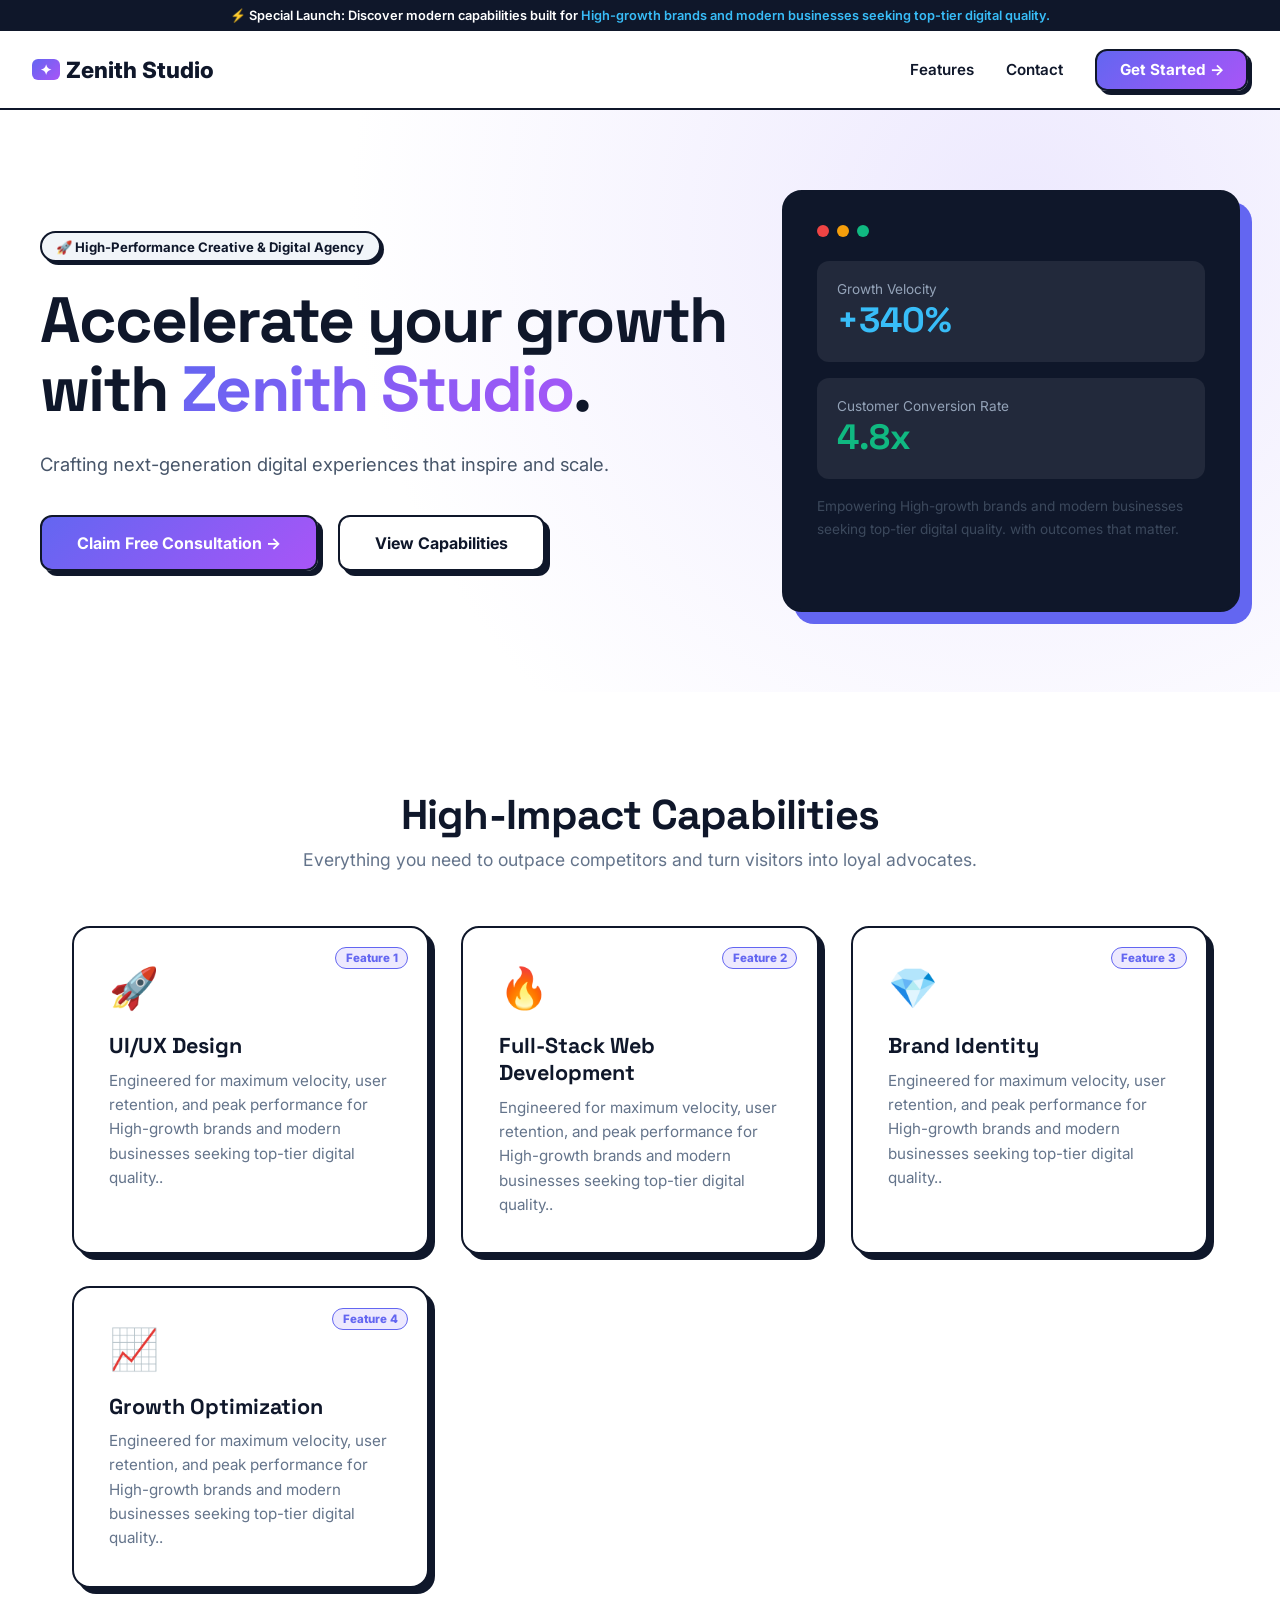
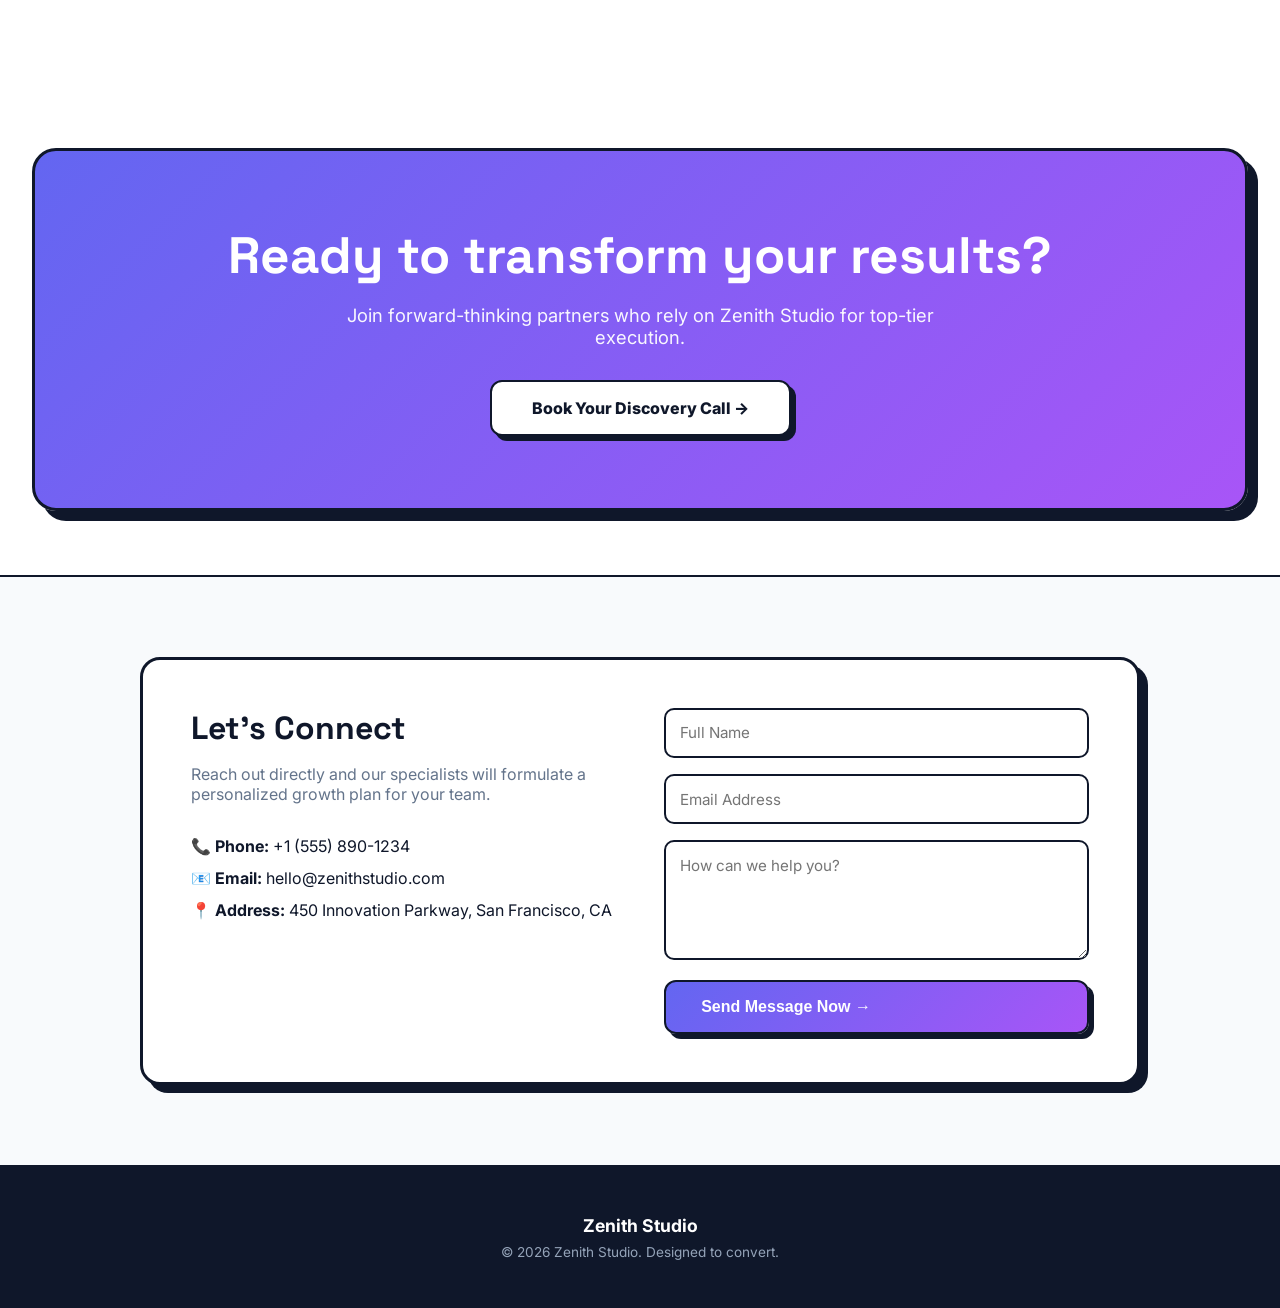
<file: storage/designs/DSN-20260923-103939-6C7B.html>
<!DOCTYPE html>
<html lang="en">
<head>
<meta charset="UTF-8">
<meta name="viewport" content="width=device-width, initial-scale=1.0">
<title>Zenith Studio | Accelerate Your Vision</title>
<link href="https://fonts.googleapis.com/css2?family=Space+Grotesk:wght@400;500;600;700;800&amp;family=Inter:wght@400;500;600;700&amp;display=swap" rel="stylesheet">
<style>
*, *::before, *::after { box-sizing: border-box; margin: 0; padding: 0; }
body { font-family: 'Inter', sans-serif; color: #0f172a; background: #ffffff; overflow-x: hidden; }
:root {
  --primary: #6366f1;
  --primary-gradient: linear-gradient(135deg, #6366f1 0%, #a855f7 100%);
  --primary-light: #ede9fe;
  --dark: #0f172a;
}
h1, h2, h3, h4, .brand-font { font-family: 'Space Grotesk', sans-serif; }
a { text-decoration: none; color: inherit; }

.top-bar {
  background: var(--dark); color: #fff; font-size: 0.8rem; font-weight: 600;
  text-align: center; padding: 0.5rem 1rem;
}
.top-bar span { color: #38bdf8; }

.nav {
  position: sticky; top: 0; z-index: 100;
  background: rgba(255, 255, 255, 0.95); backdrop-filter: blur(10px);
  border-bottom: 2px solid #0f172a; padding: 1.1rem 2rem;
  display: flex; justify-content: space-between; align-items: center;
}
.logo { font-size: 1.4rem; font-weight: 800; color: #0f172a; display: flex; align-items: center; gap: 0.4rem; }
.logo-badge { background: var(--primary-gradient); color: #fff; border-radius: 6px; padding: 0.15rem 0.5rem; font-size: 0.85rem; }
.nav-links { display: flex; align-items: center; gap: 2rem; font-weight: 600; font-size: 0.95rem; }
.nav-btn {
  background: var(--primary-gradient); color: #fff !important;
  padding: 0.6rem 1.4rem; border-radius: 12px; font-weight: 700;
  box-shadow: 4px 4px 0px #0f172a; border: 2px solid #0f172a;
  transition: transform 0.15s, box-shadow 0.15s;
}
.nav-btn:hover { transform: translate(-2px, -2px); box-shadow: 6px 6px 0px #0f172a; }
.hamburger { display: none; background: none; border: none; font-size: 1.5rem; cursor: pointer; color: #0f172a; }

#mobile-drawer {
  display: none; flex-direction: column; background: #fff; padding: 1.5rem;
  border-bottom: 2px solid #0f172a; gap: 1rem; font-weight: 700;
}
#mobile-drawer.open { display: flex; }

.hero {
  padding: 5rem 2rem; background: radial-gradient(circle at 80% 20%, #ede9fe 0%, #ffffff 60%);
}
.hero-container {
  max-width: 1200px; margin: 0 auto; display: grid; grid-template-columns: 1.2fr 0.8fr; gap: 3.5rem; align-items: center;
}
.pill-badge {
  display: inline-flex; align-items: center; gap: 0.5rem;
  background: #f1f5f9; border: 2px solid #0f172a; padding: 0.35rem 0.9rem; border-radius: 999px;
  font-size: 0.82rem; font-weight: 700; box-shadow: 3px 3px 0px #0f172a; margin-bottom: 1.5rem;
}
.hero h1 {
  font-size: clamp(2.5rem, 5vw, 4.2rem); font-weight: 800; line-height: 1.08; color: #0f172a; margin-bottom: 1.5rem; letter-spacing: -0.03em;
}
.hero h1 span {
  background: var(--primary-gradient); -webkit-background-clip: text; -webkit-text-fill-color: transparent;
}
.hero p { font-size: 1.15rem; color: #475569; line-height: 1.7; margin-bottom: 2.2rem; max-width: 580px; }
.hero-cta-group { display: flex; gap: 1.2rem; flex-wrap: wrap; }
.btn-bold {
  padding: 1rem 2.2rem; border-radius: 12px; background: var(--primary-gradient); color: #fff;
  font-size: 1rem; font-weight: 700; border: 2px solid #0f172a; box-shadow: 5px 5px 0px #0f172a;
  transition: transform 0.15s, box-shadow 0.15s; display: inline-flex; align-items: center; gap: 0.5rem;
}
.btn-bold:hover { transform: translate(-2px, -2px); box-shadow: 7px 7px 0px #0f172a; }
.btn-outline-bold {
  padding: 1rem 2.2rem; border-radius: 12px; background: #fff; color: #0f172a;
  font-size: 1rem; font-weight: 700; border: 2px solid #0f172a; box-shadow: 5px 5px 0px #0f172a;
  transition: transform 0.15s, box-shadow 0.15s;
}
.btn-outline-bold:hover { transform: translate(-2px, -2px); box-shadow: 7px 7px 0px #0f172a; background: #f8fafc; }

.hero-mockup {
  background: #0f172a; border: 3px solid #0f172a; border-radius: 20px;
  padding: 2rem; color: #fff; box-shadow: 12px 12px 0px var(--primary);
}
.mockup-header { display: flex; gap: 0.5rem; margin-bottom: 1.5rem; }
.mockup-dot { width: 12px; height: 12px; border-radius: 50%; background: #ef4444; }
.mockup-dot:nth-child(2) { background: #f59e0b; }
.mockup-dot:nth-child(3) { background: #10b981; }
.mockup-box { background: rgba(255,255,255,0.08); border-radius: 12px; padding: 1.25rem; margin-bottom: 1rem; }
.mockup-stat { font-size: 2.2rem; font-weight: 800; color: #38bdf8; font-family: 'Space Grotesk'; }

.section { padding: 6rem 2rem; max-width: 1200px; margin: 0 auto; }
.section-title { font-size: 2.6rem; font-weight: 800; text-align: center; margin-bottom: 0.5rem; letter-spacing: -0.02em; }
.section-subtitle { text-align: center; color: #64748b; font-size: 1.1rem; margin-bottom: 3.5rem; }

.bold-grid { display: grid; grid-template-columns: repeat(auto-fit, minmax(280px, 1fr)); gap: 2rem; }
.bold-card {
  background: #ffffff; border: 2.5px solid #0f172a; border-radius: 18px;
  padding: 2.2rem; box-shadow: 6px 6px 0px #0f172a; transition: transform 0.2s, box-shadow 0.2s;
  position: relative;
}
.bold-card:hover { transform: translate(-3px, -3px); box-shadow: 9px 9px 0px #0f172a; }
.bold-badge {
  position: absolute; top: 1.2rem; right: 1.2rem; background: var(--primary-light); color: var(--primary);
  font-size: 0.72rem; font-weight: 800; padding: 0.2rem 0.6rem; border-radius: 999px; border: 1px solid var(--primary);
}
.bold-icon { font-size: 2.5rem; margin-bottom: 1.25rem; }
.bold-card h3 { font-size: 1.35rem; font-weight: 700; margin-bottom: 0.6rem; }
.bold-card p { color: #64748b; font-size: 0.95rem; line-height: 1.6; }

.cta-banner {
  background: var(--primary-gradient); border: 3px solid #0f172a; border-radius: 24px;
  padding: 4.5rem 2rem; text-align: center; color: #fff; box-shadow: 10px 10px 0px #0f172a; margin: 4rem 2rem;
}
.cta-banner h2 { font-size: clamp(2rem, 4vw, 3.2rem); font-weight: 800; margin-bottom: 1rem; }
.cta-banner p { font-size: 1.15rem; max-width: 600px; margin: 0 auto 2rem; opacity: 0.95; }
.btn-white {
  background: #ffffff; color: #0f172a; padding: 1rem 2.5rem; border-radius: 12px;
  font-weight: 800; font-size: 1rem; border: 2px solid #0f172a; box-shadow: 5px 5px 0px #0f172a;
  display: inline-block; cursor: pointer; transition: transform 0.15s;
}
.btn-white:hover { transform: translate(-2px, -2px); box-shadow: 7px 7px 0px #0f172a; }

.contact-section { background: #f8fafc; border-top: 2px solid #0f172a; padding: 5rem 2rem; }
.contact-wrap {
  max-width: 1000px; margin: 0 auto; background: #fff; border: 3px solid #0f172a;
  border-radius: 20px; padding: 3rem; box-shadow: 8px 8px 0px #0f172a;
  display: grid; grid-template-columns: 1fr 1fr; gap: 3rem;
}
.contact-form input, .contact-form textarea {
  width: 100%; padding: 0.85rem; border: 2px solid #0f172a; border-radius: 10px;
  margin-bottom: 1rem; font-family: inherit; font-size: 0.95rem;
}
.contact-form textarea { min-height: 120px; }

#back-to-top {
  display: none; position: fixed; bottom: 2rem; right: 2rem; z-index: 90;
  width: 44px; height: 44px; border-radius: 10px; background: #0f172a;
  color: #fff; border: 2px solid #0f172a; box-shadow: 3px 3px 0px #fff;
  cursor: pointer; align-items: center; justify-content: center; font-size: 1.2rem;
}

footer { background: #0f172a; color: #fff; padding: 3rem 2rem; border-top: 2px solid #0f172a; text-align: center; }

@media (max-width: 850px) {
  .hero-container, .contact-wrap { grid-template-columns: 1fr; }
  .nav-links { display: none; }
  .hamburger { display: block; }
}

/* Visual Studio Overrides */
* { box-sizing: border-box; } body {margin: 0;}#ijjmd{font-size:0.85rem;color:#94a3b8;}#igweg{font-size:0.85rem;color:#94a3b8;}#ixhcz{color:#10b981;}#iveif{font-size:0.85rem;opacity:0.8;}#ictigp{font-size:2rem;margin-bottom:1rem;}#ia7opn{color:#64748b;margin-bottom:2rem;}#i3pqaq{margin-bottom:0.75rem;}#it9a4g{margin-bottom:0.75rem;}#iu3fu6{width:100%;cursor:pointer;}#ix9jp2{font-weight:700;font-size:1.1rem;margin-bottom:0.5rem;}#igjsee{font-size:0.85rem;color:#94a3b8;}
</style>
</head>
<body>
<body><div class="top-bar">⚡ Special Launch: Discover modern capabilities built for <span>High-growth brands and modern businesses seeking top-tier digital quality.</span></div><nav class="nav"><a href="#" class="logo"><span class="logo-badge">✦</span>
    Zenith Studio
  </a><div class="nav-links"><a href="#services">Features</a><a href="#contact">Contact</a><a href="#contact" class="nav-btn">Get Started →</a></div><button class="hamburger">☰</button></nav><div id="mobile-drawer"><a href="#services">Features</a><a href="#contact">Contact</a></div><header class="hero"><div class="hero-container"><div><div class="pill-badge">🚀 High-Performance Creative &amp; Digital Agency</div><h1>Accelerate your growth with <span>Zenith Studio</span>.</h1><p>Crafting next-generation digital experiences that inspire and scale.</p><div class="hero-cta-group"><a href="#contact" class="btn-bold">Claim Free Consultation →</a><a href="#services" class="btn-outline-bold">View Capabilities</a></div></div><div class="hero-mockup"><div class="mockup-header"><div class="mockup-dot"></div><div class="mockup-dot"></div><div class="mockup-dot"></div></div><div class="mockup-box"><div id="ijjmd">Growth Velocity</div><div class="mockup-stat">+340%</div></div><div class="mockup-box"><div id="igweg">Customer Conversion Rate</div><div class="mockup-stat" id="ixhcz">4.8x</div></div><p id="iveif">Empowering High-growth brands and modern businesses seeking top-tier digital quality. with outcomes that matter.</p></div></div></header><section id="services" class="section"><h2 class="section-title">High-Impact Capabilities</h2><p class="section-subtitle">Everything you need to outpace competitors and turn visitors into loyal advocates.</p><div class="bold-grid"><div class="bold-card"><div class="bold-badge">Feature 1</div><div class="bold-icon">🚀</div><h3>UI/UX Design</h3><p>Engineered for maximum velocity, user retention, and peak performance for High-growth brands and modern businesses seeking top-tier digital quality..</p></div><div class="bold-card"><div class="bold-badge">Feature 2</div><div class="bold-icon">🔥</div><h3>Full-Stack Web Development</h3><p>Engineered for maximum velocity, user retention, and peak performance for High-growth brands and modern businesses seeking top-tier digital quality..</p></div><div class="bold-card"><div class="bold-badge">Feature 3</div><div class="bold-icon">💎</div><h3>Brand Identity</h3><p>Engineered for maximum velocity, user retention, and peak performance for High-growth brands and modern businesses seeking top-tier digital quality..</p></div><div class="bold-card"><div class="bold-badge">Feature 4</div><div class="bold-icon">📈</div><h3>Growth Optimization</h3><p>Engineered for maximum velocity, user retention, and peak performance for High-growth brands and modern businesses seeking top-tier digital quality..</p></div></div></section><div class="cta-banner"><h2>Ready to transform your results?</h2><p>Join forward-thinking partners who rely on Zenith Studio for top-tier execution.</p><a href="#contact" class="btn-white">Book Your Discovery Call →</a></div><div id="contact" class="contact-section"><div class="contact-wrap"><div><h2 id="ictigp">Let's Connect</h2><p id="ia7opn">Reach out directly and our specialists will formulate a personalized growth plan for your team.</p><p id="i3pqaq"><strong>📞 Phone:</strong> +1 (555) 890-1234</p><p id="it9a4g"><strong>📧 Email:</strong> hello@zenithstudio.com</p><p><strong>📍 Address:</strong> 450 Innovation Parkway, San Francisco, CA</p></div><form class="contact-form"><input type="text" name="name" placeholder="Full Name" required/><input type="email" name="email" placeholder="Email Address" required/><textarea name="message" placeholder="How can we help you?" required></textarea><button type="submit" class="btn-bold" id="iu3fu6">Send Message Now →</button></form></div></div><button id="back-to-top" title="Back to top">↑</button><footer><p id="ix9jp2">Zenith Studio</p><p id="igjsee">© 2026 Zenith Studio. Designed to convert.</p></footer></body>
<script>
// ── Zero-Code Intelligent Navigation & Smooth Scroll ──
document.querySelectorAll('a').forEach(anchor => {
  anchor.addEventListener('click', function(e) {
    let targetId = this.getAttribute('href') || '';
    let targetEl = null;

    // 1. Direct ID selector if specified (e.g. href="#about")
    if (targetId && targetId.startsWith('#') && targetId.length > 1) {
      try { targetEl = document.querySelector(targetId); } catch(err) {}
    }

    // 2. Intelligent fallback: Match by nav link text (e.g. user typed "About", "Services", "Pricing", "Team")
    if (!targetEl) {
      const rawText = this.innerText.trim().toLowerCase();
      const cleanSlug = rawText.replace(/[^a-z0-9]/g, '');
      if (cleanSlug.length >= 2) {
        // Check IDs by slug, common synonyms
        targetEl = document.getElementById(cleanSlug) ||
                   document.getElementById(cleanSlug.replace('us', '')) ||
                   document.querySelector('section[id*="' + cleanSlug + '"]');

        // Check if section headline matches link text (e.g. <h2>About Zenith</h2>)
        if (!targetEl) {
          const headings = document.querySelectorAll('section h1, section h2, section h3, header h1, header h2');
          for (const h of headings) {
            const hText = h.innerText.trim().toLowerCase().replace(/[^a-z0-9]/g, '');
            if (hText.includes(cleanSlug) || cleanSlug.includes(hText)) {
              targetEl = h.closest('section') || h.closest('header') || h;
              break;
            }
          }
        }
      }
    }

    if (targetEl) {
      e.preventDefault();
      targetEl.scrollIntoView({ behavior: 'smooth', block: 'start' });
      // If navigating to contact form, auto-focus first input
      if (targetId === '#contact' || targetEl.id === 'contact') {
        const firstInput = targetEl.querySelector('input, textarea');
        if (firstInput) setTimeout(() => firstInput.focus(), 600);
      }
      // Close mobile menu if open
      const mob = document.getElementById('mobile-drawer');
      if (mob) mob.classList.remove('open');
    }
  });
});

// ── Mobile Hamburger Drawer Toggle ──
function toggleMobileMenu() {
  const drawer = document.getElementById('mobile-drawer');
  if (drawer) drawer.classList.toggle('open');
}

// ── Back to Top Button ──
const btt = document.getElementById('back-to-top');
if (btt) {
  window.addEventListener('scroll', () => {
    btt.style.display = (window.scrollY > 400) ? 'flex' : 'none';
  });
  btt.addEventListener('click', () => window.scrollTo({ top: 0, behavior: 'smooth' }));
}

// ── Interactive Contact Form with Validation & Feedback ──
function handleContactSubmit(e) {
  e.preventDefault();
  const form = e.target;
  const name = form.querySelector('[name="name"], [type="text"]')?.value || 'Friend';
  const email = form.querySelector('[type="email"]')?.value || '';
  const btn = form.querySelector('button[type="submit"]');

  if (btn) {
    const origText = btn.innerHTML;
    btn.disabled = true;
    btn.innerHTML = '⏳ Sending Message…';

    setTimeout(() => {
      btn.disabled = false;
      btn.innerHTML = origText;
      form.reset();

      // Show in-page confirmation banner
      let modal = document.getElementById('form-success-banner');
      if (!modal) {
        modal = document.createElement('div');
        modal.id = 'form-success-banner';
        modal.style.cssText = 'position:fixed;bottom:2rem;right:2rem;z-index:9999;background:#059669;color:#fff;padding:1.25rem 1.75rem;border-radius:14px;box-shadow:0 15px 35px rgba(0,0,0,0.3);display:flex;align-items:center;gap:1rem;font-size:0.95rem;font-weight:600;transition:all 0.3s;max-width:420px;';
        document.body.appendChild(modal);
      }
      modal.innerHTML = `
        <div style="font-size:1.8rem">🎉</div>
        <div>
          <div style="font-weight:700">Thank you, ${name}!</div>
          <div style="font-size:0.85rem;opacity:0.9">Your message was delivered to Zenith Studio. We will reply to ${email || 'your email'} within 24 hours.</div>
        </div>
      `;
      modal.style.opacity = '1';
      modal.style.transform = 'translateY(0)';
      setTimeout(() => {
        modal.style.opacity = '0';
        modal.style.transform = 'translateY(20px)';
      }, 5000);
    }, 800);
  }
}

// ── Interactive FAQ Accordion ──
function toggleFaq(el) {
  const body = el.nextElementSibling;
  const icon = el.querySelector('.faq-icon');
  if (body) {
    const isOpen = body.style.display === 'block';
    body.style.display = isOpen ? 'none' : 'block';
    if (icon) icon.textContent = isOpen ? '+' : '−';
  }
}
</script>
</body>
</html>
</file>
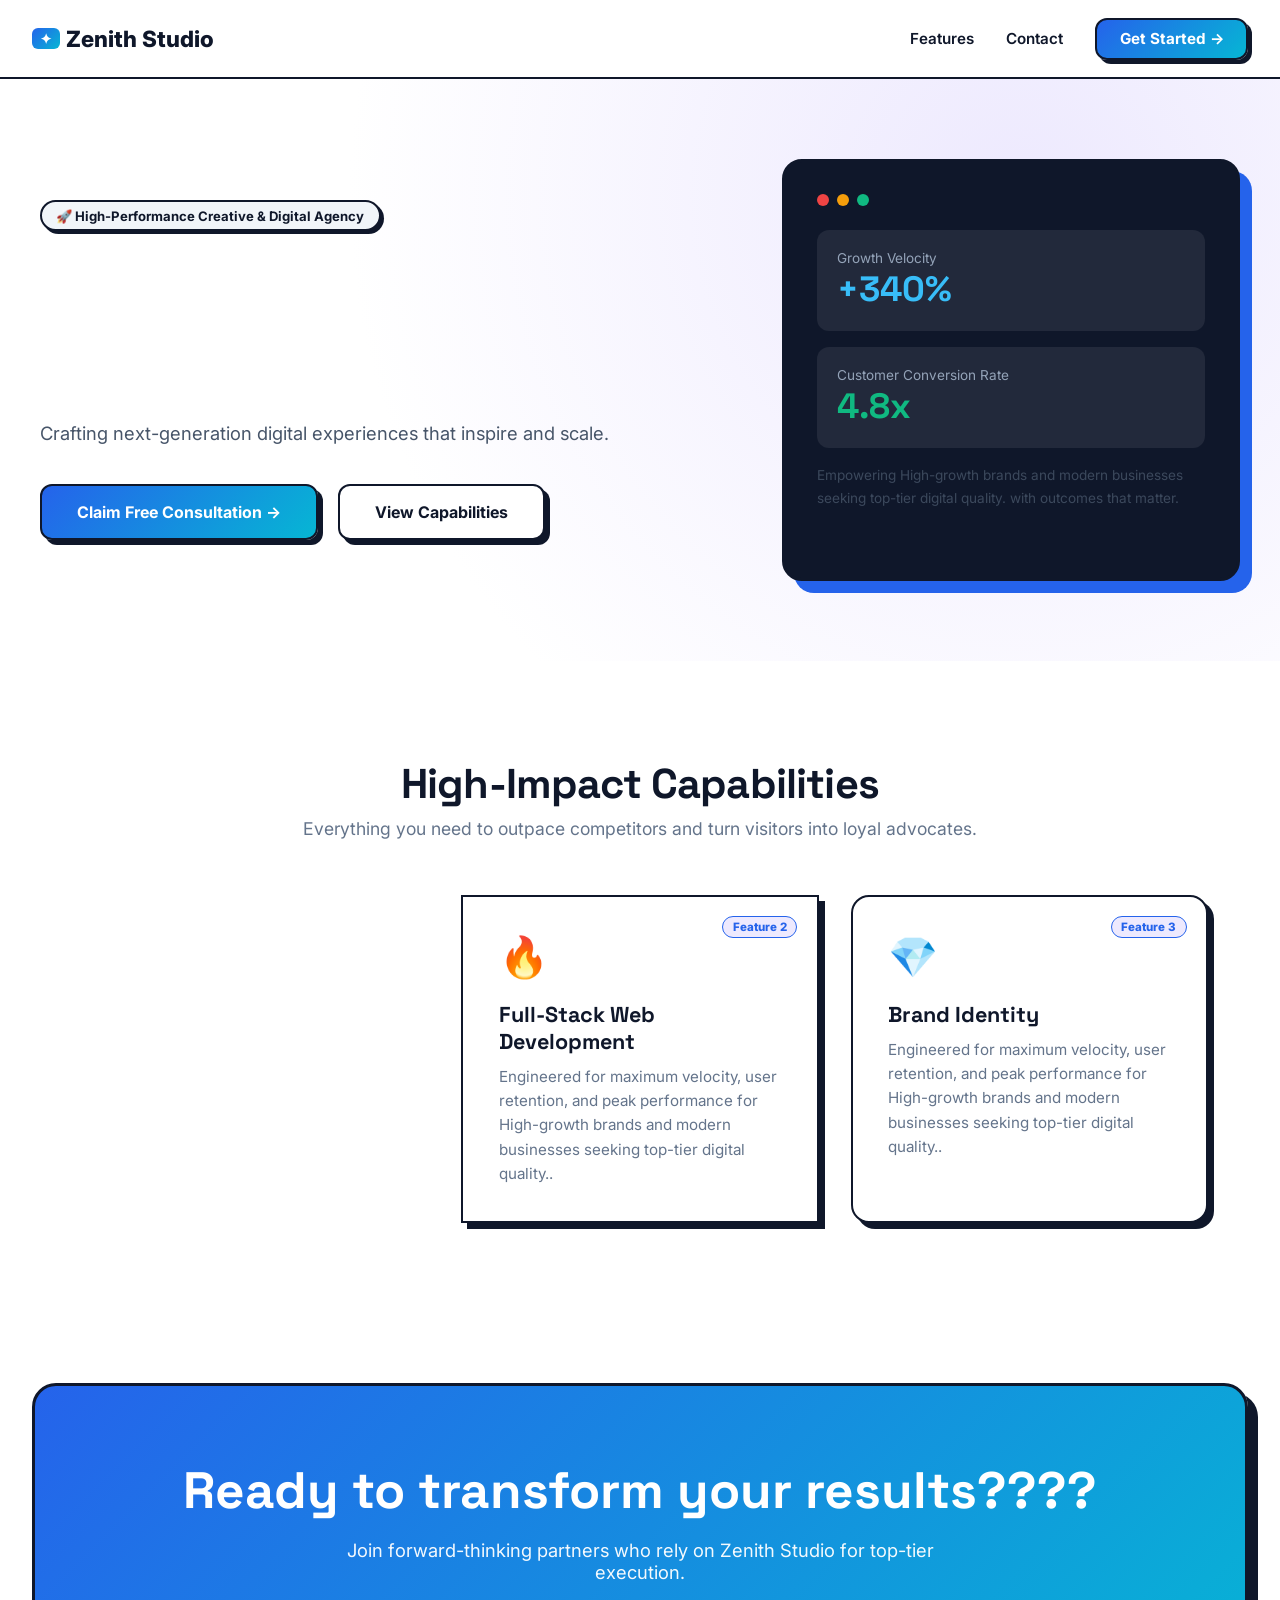
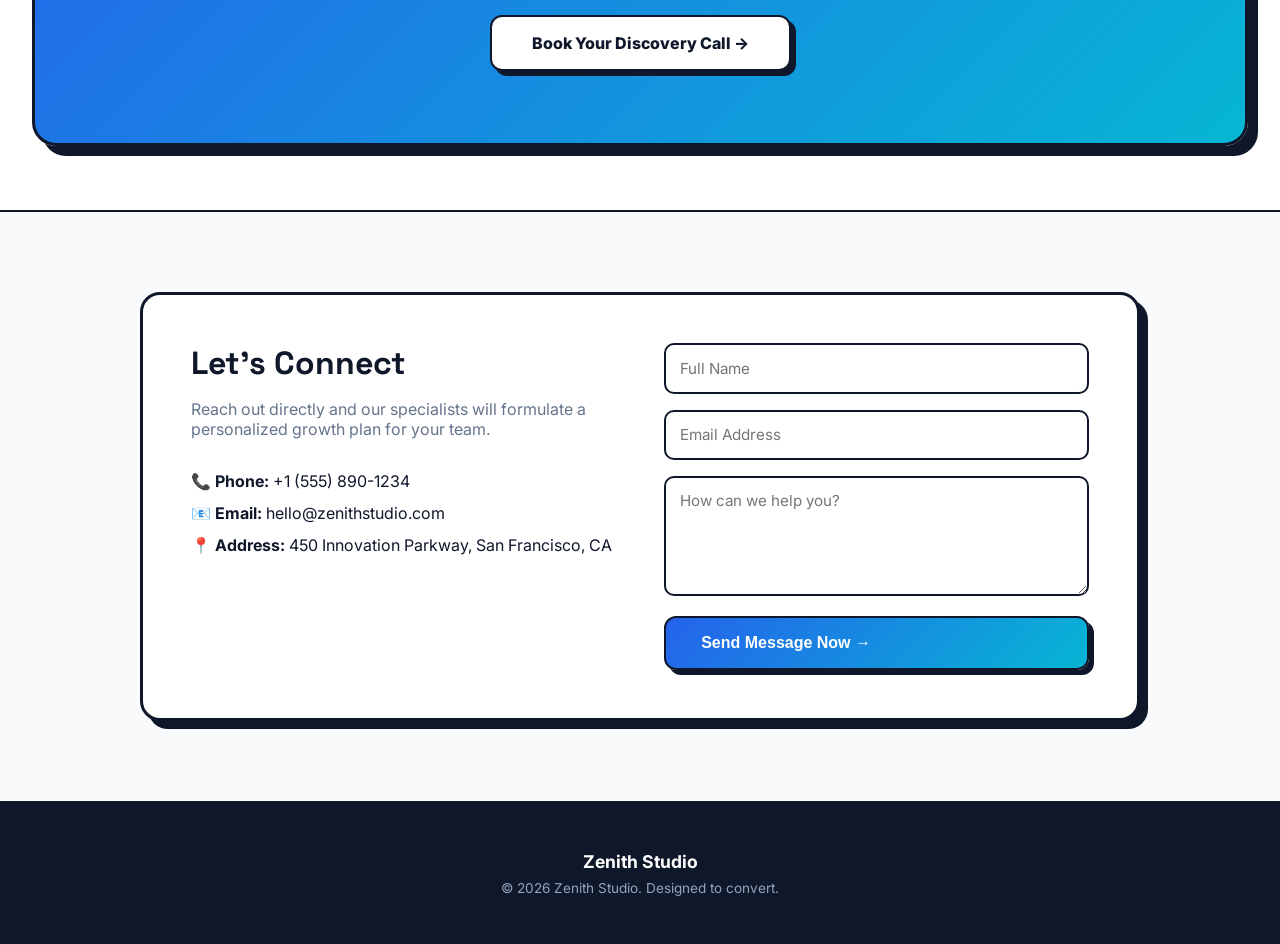
<file: storage/designs/DSN-20260924-154753-C946.html>
<!DOCTYPE html>
<html lang="en">
<head>
<meta charset="UTF-8">
<meta name="viewport" content="width=device-width, initial-scale=1.0">
<title>Zenith Studio | Accelerate Your Vision</title>
<link href="https://fonts.googleapis.com/css2?family=Space+Grotesk:wght@400;500;600;700;800&amp;family=Inter:wght@400;500;600;700&amp;display=swap" rel="stylesheet">
<style>
*, *::before, *::after { box-sizing: border-box; margin: 0; padding: 0; }
body { font-family: 'Inter', sans-serif; color: #0f172a; background: #ffffff; overflow-x: hidden; }
:root { --primary: #2563eb; --primary-gradient: linear-gradient(135deg, #2563eb 0%, #06b6d4 100%); --primary-light: #ede9fe; --dark: #0f172a; }
h1, h2, h3, h4, .brand-font { font-family: 'Space Grotesk', sans-serif; }
a { text-decoration: none; color: inherit; }
.top-bar { background: var(--dark); color: #fff; font-size: 0.8rem; font-weight: 600; text-align: center; padding: 0.5rem 1rem; }
.top-bar span { color: #38bdf8; }
.nav { position: sticky; top: 0; z-index: 100; background: rgba(255, 255, 255, 0.95); backdrop-filter: blur(10px); border-bottom: 2px solid #0f172a; padding: 1.1rem 2rem; display: flex; justify-content: space-between; align-items: center; }
.logo { font-size: 1.4rem; font-weight: 800; color: #0f172a; display: flex; align-items: center; gap: 0.4rem; }
.logo-badge { background: var(--primary-gradient); color: #fff; border-radius: 6px; padding: 0.15rem 0.5rem; font-size: 0.85rem; }
.nav-links { display: flex; align-items: center; gap: 2rem; font-weight: 600; font-size: 0.95rem; }
.nav-btn { background: var(--primary-gradient); color: #fff !important; padding: 0.6rem 1.4rem; border-radius: 12px; font-weight: 700; box-shadow: 4px 4px 0px #0f172a; border: 2px solid #0f172a; transition: transform 0.15s, box-shadow 0.15s; }
.nav-btn:hover { transform: translate(-2px, -2px); box-shadow: 6px 6px 0px #0f172a; }
.hamburger { display: none; background: none; border: none; font-size: 1.5rem; cursor: pointer; color: #0f172a; }
#mobile-drawer { display: none; flex-direction: column; background: #fff; padding: 1.5rem; border-bottom: 2px solid #0f172a; gap: 1rem; font-weight: 700; }
#mobile-drawer.open { display: flex; }
.hero { padding: 5rem 2rem; background: radial-gradient(circle at 80% 20%, #ede9fe 0%, #ffffff 60%); }
.hero-container { max-width: 1200px; margin: 0 auto; display: grid; grid-template-columns: 1.2fr 0.8fr; gap: 3.5rem; align-items: center; }
.pill-badge { display: inline-flex; align-items: center; gap: 0.5rem; background: #f1f5f9; border: 2px solid #0f172a; padding: 0.35rem 0.9rem; border-radius: 999px; font-size: 0.82rem; font-weight: 700; box-shadow: 3px 3px 0px #0f172a; margin-bottom: 1.5rem; }
.hero h1 { font-size: clamp(2.5rem, 5vw, 4.2rem); font-weight: 800; line-height: 1.08; color: #0f172a; margin-bottom: 1.5rem; letter-spacing: -0.03em; }
.hero h1 span { background: var(--primary-gradient); -webkit-background-clip: text; -webkit-text-fill-color: transparent; }
.hero p { font-size: 1.15rem; color: #475569; line-height: 1.7; margin-bottom: 2.2rem; max-width: 580px; }
.hero-cta-group { display: flex; gap: 1.2rem; flex-wrap: wrap; }
.btn-bold { padding: 1rem 2.2rem; border-radius: 12px; background: var(--primary-gradient); color: #fff; font-size: 1rem; font-weight: 700; border: 2px solid #0f172a; box-shadow: 5px 5px 0px #0f172a; transition: transform 0.15s, box-shadow 0.15s; display: inline-flex; align-items: center; gap: 0.5rem; }
.btn-bold:hover { transform: translate(-2px, -2px); box-shadow: 7px 7px 0px #0f172a; }
.btn-outline-bold { padding: 1rem 2.2rem; border-radius: 12px; background: #fff; color: #0f172a; font-size: 1rem; font-weight: 700; border: 2px solid #0f172a; box-shadow: 5px 5px 0px #0f172a; transition: transform 0.15s, box-shadow 0.15s; }
.btn-outline-bold:hover { transform: translate(-2px, -2px); box-shadow: 7px 7px 0px #0f172a; background: #f8fafc; }
.hero-mockup { background: #0f172a; border: 3px solid #0f172a; border-radius: 20px; padding: 2rem; color: #fff; box-shadow: 12px 12px 0px var(--primary); }
.mockup-header { display: flex; gap: 0.5rem; margin-bottom: 1.5rem; }
.mockup-dot { width: 12px; height: 12px; border-radius: 50%; background: #ef4444; }
.mockup-dot:nth-child(2) { background: #f59e0b; }
.mockup-dot:nth-child(3) { background: #10b981; }
.mockup-box { background: rgba(255,255,255,0.08); border-radius: 12px; padding: 1.25rem; margin-bottom: 1rem; }
.mockup-stat { font-size: 2.2rem; font-weight: 800; color: #38bdf8; font-family: 'Space Grotesk'; }
.section { padding: 6rem 2rem; max-width: 1200px; margin: 0 auto; }
.section-title { font-size: 2.6rem; font-weight: 800; text-align: center; margin-bottom: 0.5rem; letter-spacing: -0.02em; }
.section-subtitle { text-align: center; color: #64748b; font-size: 1.1rem; margin-bottom: 3.5rem; }
.bold-grid { display: grid; grid-template-columns: repeat(auto-fit, minmax(280px, 1fr)); gap: 2rem; }
.bold-card { background: #ffffff; border: 2.5px solid #0f172a; border-radius: 18px; padding: 2.2rem; box-shadow: 6px 6px 0px #0f172a; transition: transform 0.2s, box-shadow 0.2s; position: relative; }
.bold-card:hover { transform: translate(-3px, -3px); box-shadow: 9px 9px 0px #0f172a; }
.bold-badge { position: absolute; top: 1.2rem; right: 1.2rem; background: var(--primary-light); color: var(--primary); font-size: 0.72rem; font-weight: 800; padding: 0.2rem 0.6rem; border-radius: 999px; border: 1px solid var(--primary); }
.bold-icon { font-size: 2.5rem; margin-bottom: 1.25rem; }
.bold-card h3 { font-size: 1.35rem; font-weight: 700; margin-bottom: 0.6rem; }
.bold-card p { color: #64748b; font-size: 0.95rem; line-height: 1.6; }
.cta-banner { background: var(--primary-gradient); border: 3px solid #0f172a; border-radius: 24px; padding: 4.5rem 2rem; text-align: center; color: #fff; box-shadow: 10px 10px 0px #0f172a; margin: 4rem 2rem; }
.cta-banner h2 { font-size: clamp(2rem, 4vw, 3.2rem); font-weight: 800; margin-bottom: 1rem; }
.cta-banner p { font-size: 1.15rem; max-width: 600px; margin: 0 auto 2rem; opacity: 0.95; }
.btn-white { background: #ffffff; color: #0f172a; padding: 1rem 2.5rem; border-radius: 12px; font-weight: 800; font-size: 1rem; border: 2px solid #0f172a; box-shadow: 5px 5px 0px #0f172a; display: inline-block; cursor: pointer; transition: transform 0.15s; }
.btn-white:hover { transform: translate(-2px, -2px); box-shadow: 7px 7px 0px #0f172a; }
.contact-section { background: #f8fafc; border-top: 2px solid #0f172a; padding: 5rem 2rem; }
.contact-wrap { max-width: 1000px; margin: 0 auto; background: #fff; border: 3px solid #0f172a; border-radius: 20px; padding: 3rem; box-shadow: 8px 8px 0px #0f172a; display: grid; grid-template-columns: 1fr 1fr; gap: 3rem; }
.contact-form input, .contact-form textarea { width: 100%; padding: 0.85rem; border: 2px solid #0f172a; border-radius: 10px; margin-bottom: 1rem; font-family: inherit; font-size: 0.95rem; }
.contact-form textarea { min-height: 120px; }
#back-to-top { display: none; position: fixed; bottom: 2rem; right: 2rem; z-index: 90; width: 44px; height: 44px; border-radius: 10px; background: #0f172a; color: #fff; border: 2px solid #0f172a; box-shadow: 3px 3px 0px #fff; cursor: pointer; align-items: center; justify-content: center; font-size: 1.2rem; }
footer { background: #0f172a; color: #fff; padding: 3rem 2rem; border-top: 2px solid #0f172a; text-align: center; }
@media (max-width: 850px) { .hero-container, .contact-wrap { grid-template-columns: 1fr; } .nav-links { display: none; } .hamburger { display: block; } }

/* Studio Overrides */
* { box-sizing: border-box; } body {margin: 0;}#iht4g{font-size:0.85rem;color:#94a3b8;}#ihnjl{font-size:0.85rem;color:#94a3b8;}#ixrda{color:#10b981;}#inkrx{font-size:0.85rem;opacity:0.8;}#ijrkx2{font-size:2rem;margin-bottom:1rem;}#ili9ci{color:#64748b;margin-bottom:2rem;}#iwenbv{margin-bottom:0.75rem;}#itutud{margin-bottom:0.75rem;}#iwwmgt{width:100%;cursor:pointer;}#ik3836{font-weight:700;font-size:1.1rem;margin-bottom:0.5rem;}#ijn7so{font-size:0.85rem;color:#94a3b8;}

/* Mobile Overrides */
@media (max-width: 767px) {
  [data-mobile-id][data-mobile-padding] { padding: var(--mb-p, inherit); }
  [data-mobile-bg] { background: attr(data-mobile-bg type(<color>), inherit); }
  [data-mobile-color] { color: attr(data-mobile-color type(<color>), inherit); }
  [data-mobile-font-size] { font-size: attr(data-mobile-font-size type(<length>), inherit); }
  [data-mobile-text-align] { text-align: attr(data-mobile-text-align type(<custom-ident>), inherit); }
  [data-mobile-display] { display: attr(data-mobile-display type(<custom-ident>), inherit); }
  [data-mobile-width] { width: attr(data-mobile-width type(<length>), auto); }
  [data-mobile-margin] { margin: attr(data-mobile-margin type(<length>), inherit); }
  [data-mobile-border-radius] { border-radius: attr(data-mobile-border-radius type(<length>), inherit); }
  [data-mobile-hide="true"] { display: none !important; }
}

/* Studio Overrides */
* { box-sizing: border-box; } body {margin: 0;}

/* Mobile Overrides */
@media (max-width: 767px) {
  [data-mobile-id][data-mobile-padding] { padding: var(--mb-p, inherit); }
  [data-mobile-bg] { background: attr(data-mobile-bg type(<color>), inherit); }
  [data-mobile-color] { color: attr(data-mobile-color type(<color>), inherit); }
  [data-mobile-font-size] { font-size: attr(data-mobile-font-size type(<length>), inherit); }
  [data-mobile-text-align] { text-align: attr(data-mobile-text-align type(<custom-ident>), inherit); }
  [data-mobile-display] { display: attr(data-mobile-display type(<custom-ident>), inherit); }
  [data-mobile-width] { width: attr(data-mobile-width type(<length>), auto); }
  [data-mobile-margin] { margin: attr(data-mobile-margin type(<length>), inherit); }
  [data-mobile-border-radius] { border-radius: attr(data-mobile-border-radius type(<length>), inherit); }
  [data-mobile-hide="true"] { display: none !important; }
}

/* Studio Overrides */
* { box-sizing: border-box; } body {margin: 0;}#icvvp{animation:auto ease 0s 1 normal none running none;}

/* Mobile Overrides */
@media (max-width: 767px) {
  [data-mobile-id][data-mobile-padding] { padding: var(--mb-p, inherit); }
  [data-mobile-bg] { background: attr(data-mobile-bg type(<color>), inherit); }
  [data-mobile-color] { color: attr(data-mobile-color type(<color>), inherit); }
  [data-mobile-font-size] { font-size: attr(data-mobile-font-size type(<length>), inherit); }
  [data-mobile-text-align] { text-align: attr(data-mobile-text-align type(<custom-ident>), inherit); }
  [data-mobile-display] { display: attr(data-mobile-display type(<custom-ident>), inherit); }
  [data-mobile-width] { width: attr(data-mobile-width type(<length>), auto); }
  [data-mobile-margin] { margin: attr(data-mobile-margin type(<length>), inherit); }
  [data-mobile-border-radius] { border-radius: attr(data-mobile-border-radius type(<length>), inherit); }
  [data-mobile-hide="true"] { display: none !important; }
}

/* Studio Overrides */
* { box-sizing: border-box; } body {margin: 0;}#icvvp{animation:auto ease 0s 1 normal none running none;}

/* Mobile Overrides */
@media (max-width: 767px) {
  [data-mobile-id][data-mobile-padding] { padding: var(--mb-p, inherit); }
  [data-mobile-bg] { background: attr(data-mobile-bg type(<color>), inherit); }
  [data-mobile-color] { color: attr(data-mobile-color type(<color>), inherit); }
  [data-mobile-font-size] { font-size: attr(data-mobile-font-size type(<length>), inherit); }
  [data-mobile-text-align] { text-align: attr(data-mobile-text-align type(<custom-ident>), inherit); }
  [data-mobile-display] { display: attr(data-mobile-display type(<custom-ident>), inherit); }
  [data-mobile-width] { width: attr(data-mobile-width type(<length>), auto); }
  [data-mobile-margin] { margin: attr(data-mobile-margin type(<length>), inherit); }
  [data-mobile-border-radius] { border-radius: attr(data-mobile-border-radius type(<length>), inherit); }
  [data-mobile-hide="true"] { display: none !important; }
}

/* Studio Overrides */
* { box-sizing: border-box; } body {margin: 0;}

/* Mobile Overrides */
@media (max-width: 767px) {
  [data-mobile-id][data-mobile-padding] { padding: var(--mb-p, inherit); }
  [data-mobile-bg] { background: attr(data-mobile-bg type(<color>), inherit); }
  [data-mobile-color] { color: attr(data-mobile-color type(<color>), inherit); }
  [data-mobile-font-size] { font-size: attr(data-mobile-font-size type(<length>), inherit); }
  [data-mobile-text-align] { text-align: attr(data-mobile-text-align type(<custom-ident>), inherit); }
  [data-mobile-display] { display: attr(data-mobile-display type(<custom-ident>), inherit); }
  [data-mobile-width] { width: attr(data-mobile-width type(<length>), auto); }
  [data-mobile-margin] { margin: attr(data-mobile-margin type(<length>), inherit); }
  [data-mobile-border-radius] { border-radius: attr(data-mobile-border-radius type(<length>), inherit); }
  [data-mobile-hide="true"] { display: none !important; }
}

/* Studio Overrides */
* { box-sizing: border-box; } body {margin: 0;}

/* Mobile Overrides */
@media (max-width: 767px) {
  [data-mobile-id][data-mobile-padding] { padding: var(--mb-p, inherit); }
  [data-mobile-bg] { background: attr(data-mobile-bg type(<color>), inherit); }
  [data-mobile-color] { color: attr(data-mobile-color type(<color>), inherit); }
  [data-mobile-font-size] { font-size: attr(data-mobile-font-size type(<length>), inherit); }
  [data-mobile-text-align] { text-align: attr(data-mobile-text-align type(<custom-ident>), inherit); }
  [data-mobile-display] { display: attr(data-mobile-display type(<custom-ident>), inherit); }
  [data-mobile-width] { width: attr(data-mobile-width type(<length>), auto); }
  [data-mobile-margin] { margin: attr(data-mobile-margin type(<length>), inherit); }
  [data-mobile-border-radius] { border-radius: attr(data-mobile-border-radius type(<length>), inherit); }
  [data-mobile-hide="true"] { display: none !important; }
}

/* Studio Overrides */
* { box-sizing: border-box; } body {margin: 0;}

/* Mobile Overrides */
@media (max-width: 767px) {
  [data-mobile-id][data-mobile-padding] { padding: var(--mb-p, inherit); }
  [data-mobile-bg] { background: attr(data-mobile-bg type(<color>), inherit); }
  [data-mobile-color] { color: attr(data-mobile-color type(<color>), inherit); }
  [data-mobile-font-size] { font-size: attr(data-mobile-font-size type(<length>), inherit); }
  [data-mobile-text-align] { text-align: attr(data-mobile-text-align type(<custom-ident>), inherit); }
  [data-mobile-display] { display: attr(data-mobile-display type(<custom-ident>), inherit); }
  [data-mobile-width] { width: attr(data-mobile-width type(<length>), auto); }
  [data-mobile-margin] { margin: attr(data-mobile-margin type(<length>), inherit); }
  [data-mobile-border-radius] { border-radius: attr(data-mobile-border-radius type(<length>), inherit); }
  [data-mobile-hide="true"] { display: none !important; }
}

/* Studio Overrides */
* { box-sizing: border-box; } body {margin: 0;}

/* Mobile Overrides */
@media (max-width: 767px) {
  [data-mobile-id][data-mobile-padding] { padding: var(--mb-p, inherit); }
  [data-mobile-bg] { background: attr(data-mobile-bg type(<color>), inherit); }
  [data-mobile-color] { color: attr(data-mobile-color type(<color>), inherit); }
  [data-mobile-font-size] { font-size: attr(data-mobile-font-size type(<length>), inherit); }
  [data-mobile-text-align] { text-align: attr(data-mobile-text-align type(<custom-ident>), inherit); }
  [data-mobile-display] { display: attr(data-mobile-display type(<custom-ident>), inherit); }
  [data-mobile-width] { width: attr(data-mobile-width type(<length>), auto); }
  [data-mobile-margin] { margin: attr(data-mobile-margin type(<length>), inherit); }
  [data-mobile-border-radius] { border-radius: attr(data-mobile-border-radius type(<length>), inherit); }
  [data-mobile-hide="true"] { display: none !important; }
}

/* Studio Overrides */
* { box-sizing: border-box; } body {margin: 0;}.bold-card.gjs-selected{max-height:89px;}#i850b{animation:auto ease 0s 1 normal none running none;}

/* Mobile Overrides */
@media (max-width: 767px) {
  [data-mobile-id][data-mobile-padding] { padding: var(--mb-p, inherit); }
  [data-mobile-bg] { background: attr(data-mobile-bg type(<color>), inherit); }
  [data-mobile-color] { color: attr(data-mobile-color type(<color>), inherit); }
  [data-mobile-font-size] { font-size: attr(data-mobile-font-size type(<length>), inherit); }
  [data-mobile-text-align] { text-align: attr(data-mobile-text-align type(<custom-ident>), inherit); }
  [data-mobile-display] { display: attr(data-mobile-display type(<custom-ident>), inherit); }
  [data-mobile-width] { width: attr(data-mobile-width type(<length>), auto); }
  [data-mobile-margin] { margin: attr(data-mobile-margin type(<length>), inherit); }
  [data-mobile-border-radius] { border-radius: attr(data-mobile-border-radius type(<length>), inherit); }
  [data-mobile-hide="true"] { display: none !important; }
}

/* Studio Overrides */
* { box-sizing: border-box; } body {margin: 0;}.bold-card.gjs-selected{max-height:89px;}#i850b{animation:auto ease 0s 1 normal none running none;}

/* Mobile Overrides */
@media (max-width: 767px) {
  [data-mobile-id][data-mobile-padding] { padding: var(--mb-p, inherit); }
  [data-mobile-bg] { background: attr(data-mobile-bg type(<color>), inherit); }
  [data-mobile-color] { color: attr(data-mobile-color type(<color>), inherit); }
  [data-mobile-font-size] { font-size: attr(data-mobile-font-size type(<length>), inherit); }
  [data-mobile-text-align] { text-align: attr(data-mobile-text-align type(<custom-ident>), inherit); }
  [data-mobile-display] { display: attr(data-mobile-display type(<custom-ident>), inherit); }
  [data-mobile-width] { width: attr(data-mobile-width type(<length>), auto); }
  [data-mobile-margin] { margin: attr(data-mobile-margin type(<length>), inherit); }
  [data-mobile-border-radius] { border-radius: attr(data-mobile-border-radius type(<length>), inherit); }
  [data-mobile-hide="true"] { display: none !important; }
}

/* Studio Overrides */
* { box-sizing: border-box; } body {margin: 0;}

/* Mobile Overrides */
@media (max-width: 767px) {
  [data-mobile-id][data-mobile-padding] { padding: var(--mb-p, inherit); }
  [data-mobile-bg] { background: attr(data-mobile-bg type(<color>), inherit); }
  [data-mobile-color] { color: attr(data-mobile-color type(<color>), inherit); }
  [data-mobile-font-size] { font-size: attr(data-mobile-font-size type(<length>), inherit); }
  [data-mobile-text-align] { text-align: attr(data-mobile-text-align type(<custom-ident>), inherit); }
  [data-mobile-display] { display: attr(data-mobile-display type(<custom-ident>), inherit); }
  [data-mobile-width] { width: attr(data-mobile-width type(<length>), auto); }
  [data-mobile-margin] { margin: attr(data-mobile-margin type(<length>), inherit); }
  [data-mobile-border-radius] { border-radius: attr(data-mobile-border-radius type(<length>), inherit); }
  [data-mobile-hide="true"] { display: none !important; }
}

/* Studio Overrides */
* { box-sizing: border-box; } body {margin: 0;}#i1r1j{background:#ffffff;color:#0f172a;box-sizing:border-box;border-radius:0px;text-align:left;width:auto;height:auto;min-height:0px;max-width:none;}

/* Mobile Overrides */
@media (max-width: 767px) {
  [data-mobile-id][data-mobile-padding] { padding: var(--mb-p, inherit); }
  [data-mobile-bg] { background: attr(data-mobile-bg type(<color>), inherit); }
  [data-mobile-color] { color: attr(data-mobile-color type(<color>), inherit); }
  [data-mobile-font-size] { font-size: attr(data-mobile-font-size type(<length>), inherit); }
  [data-mobile-text-align] { text-align: attr(data-mobile-text-align type(<custom-ident>), inherit); }
  [data-mobile-display] { display: attr(data-mobile-display type(<custom-ident>), inherit); }
  [data-mobile-width] { width: attr(data-mobile-width type(<length>), auto); }
  [data-mobile-height] { height: attr(data-mobile-height type(<length>), auto); }
  [data-mobile-min-height] { min-height: attr(data-mobile-min-height type(<length>), auto); }
  [data-mobile-max-width] { max-width: attr(data-mobile-max-width type(<length>), none); }
  [data-mobile-margin] { margin: attr(data-mobile-margin type(<length>), inherit); }
  [data-mobile-border-radius] { border-radius: attr(data-mobile-border-radius type(<length>), inherit); }
  [data-mobile-hide="true"] { display: none !important; }
}

/* Studio Overrides */
* { box-sizing: border-box; } body {margin: 0;}#i1r1j{background:#ffffff;color:#0f172a;box-sizing:border-box;border-radius:0px;text-align:left;width:auto;height:auto;min-height:0px;max-width:none;}

/* Mobile Overrides */
@media (max-width: 767px) {
  [data-mobile-id][data-mobile-padding] { padding: var(--mb-p, inherit); }
  [data-mobile-bg] { background: attr(data-mobile-bg type(<color>), inherit); }
  [data-mobile-color] { color: attr(data-mobile-color type(<color>), inherit); }
  [data-mobile-font-size] { font-size: attr(data-mobile-font-size type(<length>), inherit); }
  [data-mobile-text-align] { text-align: attr(data-mobile-text-align type(<custom-ident>), inherit); }
  [data-mobile-display] { display: attr(data-mobile-display type(<custom-ident>), inherit); }
  [data-mobile-width] { width: attr(data-mobile-width type(<length>), auto); }
  [data-mobile-height] { height: attr(data-mobile-height type(<length>), auto); }
  [data-mobile-min-height] { min-height: attr(data-mobile-min-height type(<length>), auto); }
  [data-mobile-max-width] { max-width: attr(data-mobile-max-width type(<length>), none); }
  [data-mobile-margin] { margin: attr(data-mobile-margin type(<length>), inherit); }
  [data-mobile-border-radius] { border-radius: attr(data-mobile-border-radius type(<length>), inherit); }
  [data-mobile-hide="true"] { display: none !important; }
}

/* Studio Overrides */
* { box-sizing: border-box; } body {margin: 0;}#i1r1j{background:#ffffff;color:#0f172a;box-sizing:border-box;border-radius:0px;text-align:left;width:auto;height:auto;min-height:0px;max-width:none;}

/* Mobile Overrides */
@media (max-width: 767px) {
  [data-mobile-id][data-mobile-padding] { padding: var(--mb-p, inherit); }
  [data-mobile-bg] { background: attr(data-mobile-bg type(<color>), inherit); }
  [data-mobile-color] { color: attr(data-mobile-color type(<color>), inherit); }
  [data-mobile-font-size] { font-size: attr(data-mobile-font-size type(<length>), inherit); }
  [data-mobile-text-align] { text-align: attr(data-mobile-text-align type(<custom-ident>), inherit); }
  [data-mobile-display] { display: attr(data-mobile-display type(<custom-ident>), inherit); }
  [data-mobile-width] { width: attr(data-mobile-width type(<length>), auto); }
  [data-mobile-height] { height: attr(data-mobile-height type(<length>), auto); }
  [data-mobile-min-height] { min-height: attr(data-mobile-min-height type(<length>), auto); }
  [data-mobile-max-width] { max-width: attr(data-mobile-max-width type(<length>), none); }
  [data-mobile-margin] { margin: attr(data-mobile-margin type(<length>), inherit); }
  [data-mobile-border-radius] { border-radius: attr(data-mobile-border-radius type(<length>), inherit); }
  [data-mobile-hide="true"] { display: none !important; }
}

/* Studio Overrides */
* { box-sizing: border-box; } body {margin: 0;}

/* Mobile Overrides */
@media (max-width: 767px) {
  [data-mobile-id][data-mobile-padding] { padding: var(--mb-p, inherit); }
  [data-mobile-bg] { background: attr(data-mobile-bg type(<color>), inherit); }
  [data-mobile-color] { color: attr(data-mobile-color type(<color>), inherit); }
  [data-mobile-font-size] { font-size: attr(data-mobile-font-size type(<length>), inherit); }
  [data-mobile-text-align] { text-align: attr(data-mobile-text-align type(<custom-ident>), inherit); }
  [data-mobile-display] { display: attr(data-mobile-display type(<custom-ident>), inherit); }
  [data-mobile-width] { width: attr(data-mobile-width type(<length>), auto); }
  [data-mobile-height] { height: attr(data-mobile-height type(<length>), auto); }
  [data-mobile-min-height] { min-height: attr(data-mobile-min-height type(<length>), auto); }
  [data-mobile-max-width] { max-width: attr(data-mobile-max-width type(<length>), none); }
  [data-mobile-margin] { margin: attr(data-mobile-margin type(<length>), inherit); }
  [data-mobile-border-radius] { border-radius: attr(data-mobile-border-radius type(<length>), inherit); }
  [data-mobile-hide="true"] { display: none !important; }
}

/* Studio Overrides */
* { box-sizing: border-box; } body {margin: 0;}

/* Mobile Overrides */
@media (max-width: 767px) {
  [data-mobile-id][data-mobile-padding] { padding: var(--mb-p, inherit); }
  [data-mobile-bg] { background: attr(data-mobile-bg type(<color>), inherit); }
  [data-mobile-color] { color: attr(data-mobile-color type(<color>), inherit); }
  [data-mobile-font-size] { font-size: attr(data-mobile-font-size type(<length>), inherit); }
  [data-mobile-text-align] { text-align: attr(data-mobile-text-align type(<custom-ident>), inherit); }
  [data-mobile-display] { display: attr(data-mobile-display type(<custom-ident>), inherit); }
  [data-mobile-width] { width: attr(data-mobile-width type(<length>), auto); }
  [data-mobile-height] { height: attr(data-mobile-height type(<length>), auto); }
  [data-mobile-min-height] { min-height: attr(data-mobile-min-height type(<length>), auto); }
  [data-mobile-max-width] { max-width: attr(data-mobile-max-width type(<length>), none); }
  [data-mobile-margin] { margin: attr(data-mobile-margin type(<length>), inherit); }
  [data-mobile-border-radius] { border-radius: attr(data-mobile-border-radius type(<length>), inherit); }
  [data-mobile-hide="true"] { display: none !important; }
}
</style>
</head>
<body style="background: rgb(255, 255, 255);">
<body><nav class="nav"><a href="#" class="logo"><span class="logo-badge">✦</span>Zenith Studio</a><div class="nav-links"><a href="#services">Features</a><a href="#contact">Contact</a><a href="#contact" class="nav-btn">Get Started →</a></div><button class="hamburger">☰</button></nav><div id="mobile-drawer"><a href="#services">Features</a><a href="#contact">Contact</a></div><header id="accelerate-your-growth-with-zenith-studi" data-section-name="Accelerate your growth with Zenith Studi" class="hero"><div class="hero-container"><div id="i6f6a-2"><div id="ikxew-2" class="pill-badge">🚀 High-Performance Creative &amp; Digital Agency</div><h1 id="icvvp-2" data-anim="slideDown" data-anim-trigger="scroll" data-anim-duration="900" data-anim-delay="0" data-anim-easing="ease-in" data-anim-repeat="infinite">Accelerate your growth with <span id="i3w35-2">Zenith Studio</span>.</h1><p id="i7glv-2">Crafting next-generation digital experiences that inspire and scale.</p><div id="iqnfs-2" class="hero-cta-group"><a href="#contact" id="ivevo-2" class="btn-bold">Claim Free Consultation →</a><a href="#services" id="i755g-2" class="btn-outline-bold">View Capabilities</a></div></div><div class="hero-mockup"><div class="mockup-header"><div class="mockup-dot"></div><div class="mockup-dot"></div><div class="mockup-dot"></div></div><div class="mockup-box"><div id="iht4g">Growth Velocity</div><div class="mockup-stat">+340%</div></div><div class="mockup-box"><div id="ihnjl">Customer Conversion Rate</div><div id="ixrda" class="mockup-stat">4.8x</div></div><p id="inkrx">Empowering High-growth brands and modern businesses seeking top-tier digital quality. with outcomes that matter.</p></div></div></header><section id="services" draggable="true" class="section gjs-selected"><h2 id="ixyut" draggable="true" class="section-title">High-Impact Capabilities</h2><p id="i8nv3" draggable="true" class="section-subtitle">Everything you need to outpace competitors and turn visitors into loyal advocates.</p><div id="i6ovq" draggable="true" class="bold-grid"><div id="i850b" draggable="true" data-anim="blur" data-anim-trigger="scroll" data-anim-duration="900" data-anim-delay="0" data-anim-easing="ease-in" data-anim-repeat="infinite" class="bold-card"><div id="iofxt" draggable="true" class="bold-badge">Feature 1</div><div id="ip2fu" draggable="true" class="bold-icon">🚀</div><h3 id="i2zhy" draggable="true">UI/UX Design</h3><p id="ia297" draggable="true">Engineered for maximum velocity, user retention, and peak performance for High-growth brands and modern businesses seeking top-tier digital quality..</p></div><div id="i1r1j" draggable="true" class="bold-card"><div id="ije2j" draggable="true" class="bold-badge">Feature 2</div><div id="ivo0b" draggable="true" class="bold-icon">🔥</div><h3 id="ibz11" draggable="true">Full-Stack Web Development</h3><p id="ivrcs" draggable="true">Engineered for maximum velocity, user retention, and peak performance for High-growth brands and modern businesses seeking top-tier digital quality..</p></div><div id="i6yyh" draggable="true" class="bold-card"><div id="ij16q" draggable="true" class="bold-badge">Feature 3</div><div id="inoek" draggable="true" class="bold-icon">💎</div><h3 id="izmj8" draggable="true">Brand Identity</h3><p id="ipkd6" draggable="true">Engineered for maximum velocity, user retention, and peak performance for High-growth brands and modern businesses seeking top-tier digital quality..</p></div></div></section><div id="i1156" draggable="true" class="cta-banner gjs-selected"><h2 id="ifvnl" draggable="true">Ready to transform your results????</h2><p id="i2jem" draggable="true">Join forward-thinking partners who rely on Zenith Studio for top-tier execution.</p><a id="i6b2g" draggable="false" href="#contact" class="btn-white webcraft-free-button">Book Your Discovery Call →</a></div><div id="contact" class="contact-section"><div class="contact-wrap"><div><h2 id="ijrkx2">Let's Connect</h2><p id="ili9ci">Reach out directly and our specialists will formulate a personalized growth plan for your team.</p><p id="iwenbv"><strong>📞 Phone:</strong> +1 (555) 890-1234</p><p id="itutud"><strong>📧 Email:</strong> hello@zenithstudio.com</p><p><strong>📍 Address:</strong> 450 Innovation Parkway, San Francisco, CA</p></div><form class="contact-form"><input type="text" name="name" placeholder="Full Name" required/><input type="email" name="email" placeholder="Email Address" required/><textarea name="message" placeholder="How can we help you?" required></textarea><button type="submit" id="iwwmgt" class="btn-bold">Send Message Now →</button></form></div></div><button id="back-to-top" title="Back to top">↑</button><footer id="section-3" data-section-name="Section 3"><p id="ik3836">Zenith Studio</p><p id="ijn7so">© 2026 Zenith Studio. Designed to convert.</p></footer></body>

<script>
document.querySelectorAll('a').forEach(anchor => {
  anchor.addEventListener('click', function(e) {
    let targetId = this.getAttribute('href') || '';
    let targetEl = null;
    if (targetId && targetId.startsWith('#') && targetId.length > 1) {
      try { targetEl = document.querySelector(targetId); } catch(err) {}
    }
    if (!targetEl) {
      const rawText = this.innerText.trim().toLowerCase();
      const cleanSlug = rawText.replace(/[^a-z0-9]/g, '');
      if (cleanSlug.length >= 2) {
        targetEl = document.getElementById(cleanSlug) ||
                   document.getElementById(cleanSlug.replace('us', '')) ||
                   document.querySelector('section[id*="' + cleanSlug + '"]');
        if (!targetEl) {
          const headings = document.querySelectorAll('section h1, section h2, section h3, header h1, header h2');
          for (const h of headings) {
            const hText = h.innerText.trim().toLowerCase().replace(/[^a-z0-9]/g, '');
            if (hText.includes(cleanSlug) || cleanSlug.includes(hText)) {
              targetEl = h.closest('section') || h.closest('header') || h;
              break;
            }
          }
        }
      }
    }
    if (targetEl) {
      e.preventDefault();
      targetEl.scrollIntoView({ behavior: 'smooth', block: 'start' });
      if (targetId === '#contact' || targetEl.id === 'contact') {
        const firstInput = targetEl.querySelector('input, textarea');
        if (firstInput) setTimeout(() => firstInput.focus(), 600);
      }
      const mob = document.getElementById('mobile-drawer');
      if (mob) mob.classList.remove('open');
    }
  });
});
function toggleMobileMenu() {
  const drawer = document.getElementById('mobile-drawer');
  if (drawer) drawer.classList.toggle('open');
}
const btt = document.getElementById('back-to-top');
if (btt) {
  window.addEventListener('scroll', () => {
    btt.style.display = (window.scrollY > 400) ? 'flex' : 'none';
  });
  btt.addEventListener('click', () => window.scrollTo({ top: 0, behavior: 'smooth' }));
}
function handleContactSubmit(e) {
  e.preventDefault();
  const form = e.target;
  const name = form.querySelector('[name="name"], [type="text"]')?.value || 'Friend';
  const email = form.querySelector('[type="email"]')?.value || '';
  const btn = form.querySelector('button[type="submit"]');
  if (btn) {
    const origText = btn.innerHTML;
    btn.disabled = true;
    btn.innerHTML = '⏳ Sending Message…';
    setTimeout(() => {
      btn.disabled = false;
      btn.innerHTML = origText;
      form.reset();
      let modal = document.getElementById('form-success-banner');
      if (!modal) {
        modal = document.createElement('div');
        modal.id = 'form-success-banner';
        modal.style.cssText = 'position:fixed;bottom:2rem;right:2rem;z-index:9999;background:#059669;color:#fff;padding:1.25rem 1.75rem;border-radius:14px;box-shadow:0 15px 35px rgba(0,0,0,0.3);display:flex;align-items:center;gap:1rem;font-size:0.95rem;font-weight:600;transition:all 0.3s;max-width:420px;';
        document.body.appendChild(modal);
      }
      modal.innerHTML = '<div style="font-size:1.8rem">🎉</div><div><div style="font-weight:700">Thank you, ' + name + '!</div><div style="font-size:0.85rem;opacity:0.9">Your message was delivered to Zenith Studio. We will reply to ' + (email || 'your email') + ' within 24 hours.</div></div>';
      modal.style.opacity = '1';
      modal.style.transform = 'translateY(0)';
      setTimeout(() => {
        modal.style.opacity = '0';
        modal.style.transform = 'translateY(20px)';
      }, 5000);
    }, 800);
  }
}
function toggleFaq(el) {
  const body = el.nextElementSibling;
  const icon = el.querySelector('.faq-icon');
  if (body) {
    const isOpen = body.style.display === 'block';
    body.style.display = isOpen ? 'none' : 'block';
    if (icon) icon.textContent = isOpen ? '+' : '−';
  }
}
</script>
<script id="wc-animation-runtime">
(function(){
  var KEYFRAMES = {
    fadeIn:[{opacity:0},{opacity:1}],
    slideUp:[{opacity:0,transform:'translateY(50px)'},{opacity:1,transform:'translateY(0)'}],
    slideDown:[{opacity:0,transform:'translateY(-50px)'},{opacity:1,transform:'translateY(0)'}],
    slideLeft:[{opacity:0,transform:'translateX(50px)'},{opacity:1,transform:'translateX(0)'}],
    slideRight:[{opacity:0,transform:'translateX(-50px)'},{opacity:1,transform:'translateX(0)'}],
    zoomIn:[{opacity:0,transform:'scale(0.7)'},{opacity:1,transform:'scale(1)'}],
    zoomOut:[{opacity:0,transform:'scale(1.3)'},{opacity:1,transform:'scale(1)'}],
    bounce:[{transform:'translateY(0)'},{transform:'translateY(-30px)'},{transform:'translateY(0)'},{transform:'translateY(-15px)'},{transform:'translateY(0)'}],
    rotate:[{opacity:0,transform:'rotate(-180deg) scale(0.7)'},{opacity:1,transform:'rotate(0deg) scale(1)'}],
    flip:[{opacity:0,transform:'perspective(400px) rotateY(90deg)'},{opacity:1,transform:'perspective(400px) rotateY(0deg)'}],
    pulse:[{transform:'scale(1)'},{transform:'scale(1.08)'},{transform:'scale(1)'}],
    shake:[{transform:'translateX(0)'},{transform:'translateX(-8px)'},{transform:'translateX(8px)'},{transform:'translateX(-6px)'},{transform:'translateX(6px)'},{transform:'translateX(0)'}],
    blur:[{opacity:0,filter:'blur(12px)'},{opacity:1,filter:'blur(0)'}],
    lightSpeed:[{opacity:0,transform:'translateX(80px) skewX(-25deg)'},{opacity:1,transform:'translateX(0) skewX(0)'}]
  };
  function preApply(el, kf){ if(!kf||!kf[0]) return; var f=kf[0]; if('opacity' in f) el.style.opacity=f.opacity; if('transform' in f) el.style.transform=f.transform; if('filter' in f) el.style.filter=f.filter; }
  function play(el){
    var type=el.getAttribute('data-anim'), kf=KEYFRAMES[type]; if(!kf) return;
    var dur=parseInt(el.getAttribute('data-anim-duration'))||700, delay=parseInt(el.getAttribute('data-anim-delay'))||0;
    var easing=el.getAttribute('data-anim-easing')||'cubic-bezier(0.22,1,0.36,1)';
    var rep=el.getAttribute('data-anim-repeat')||'1', iter=rep==='infinite'?Infinity:(parseInt(rep)||1);
    try { if(el._wcAnim&&el._wcAnim.cancel) el._wcAnim.cancel(); el._wcAnim=el.animate(kf,{duration:dur,delay:delay,easing:easing,fill:'both',iterations:iter}); } catch(e){}
  }
  function init(){
    var els=document.querySelectorAll('[data-anim]'); if(!els.length) return;
    var io=('IntersectionObserver' in window) ? new IntersectionObserver(function(entries){ entries.forEach(function(e){ if(e.isIntersecting){ play(e.target); io.unobserve(e.target); } }); },{threshold:0.15}) : null;
    Array.prototype.forEach.call(els,function(el){
      var trig=el.getAttribute('data-anim-trigger')||'scroll', kf=KEYFRAMES[el.getAttribute('data-anim')];
      if(trig==='scroll'||trig==='load') preApply(el,kf);
      if(trig==='scroll'){ if(io) io.observe(el); else play(el); }
      else if(trig==='load'){ requestAnimationFrame(function(){ play(el); }); }
      else if(trig==='hover'){ el.addEventListener('mouseenter',function(){ play(el); }); }
      else if(trig==='click'){ el.addEventListener('click',function(ev){ ev.preventDefault(); play(el); }); }
    });
  }
  if(document.readyState==='loading') document.addEventListener('DOMContentLoaded', init); else init();
})();
</script>
</body>
</html>
</file>
